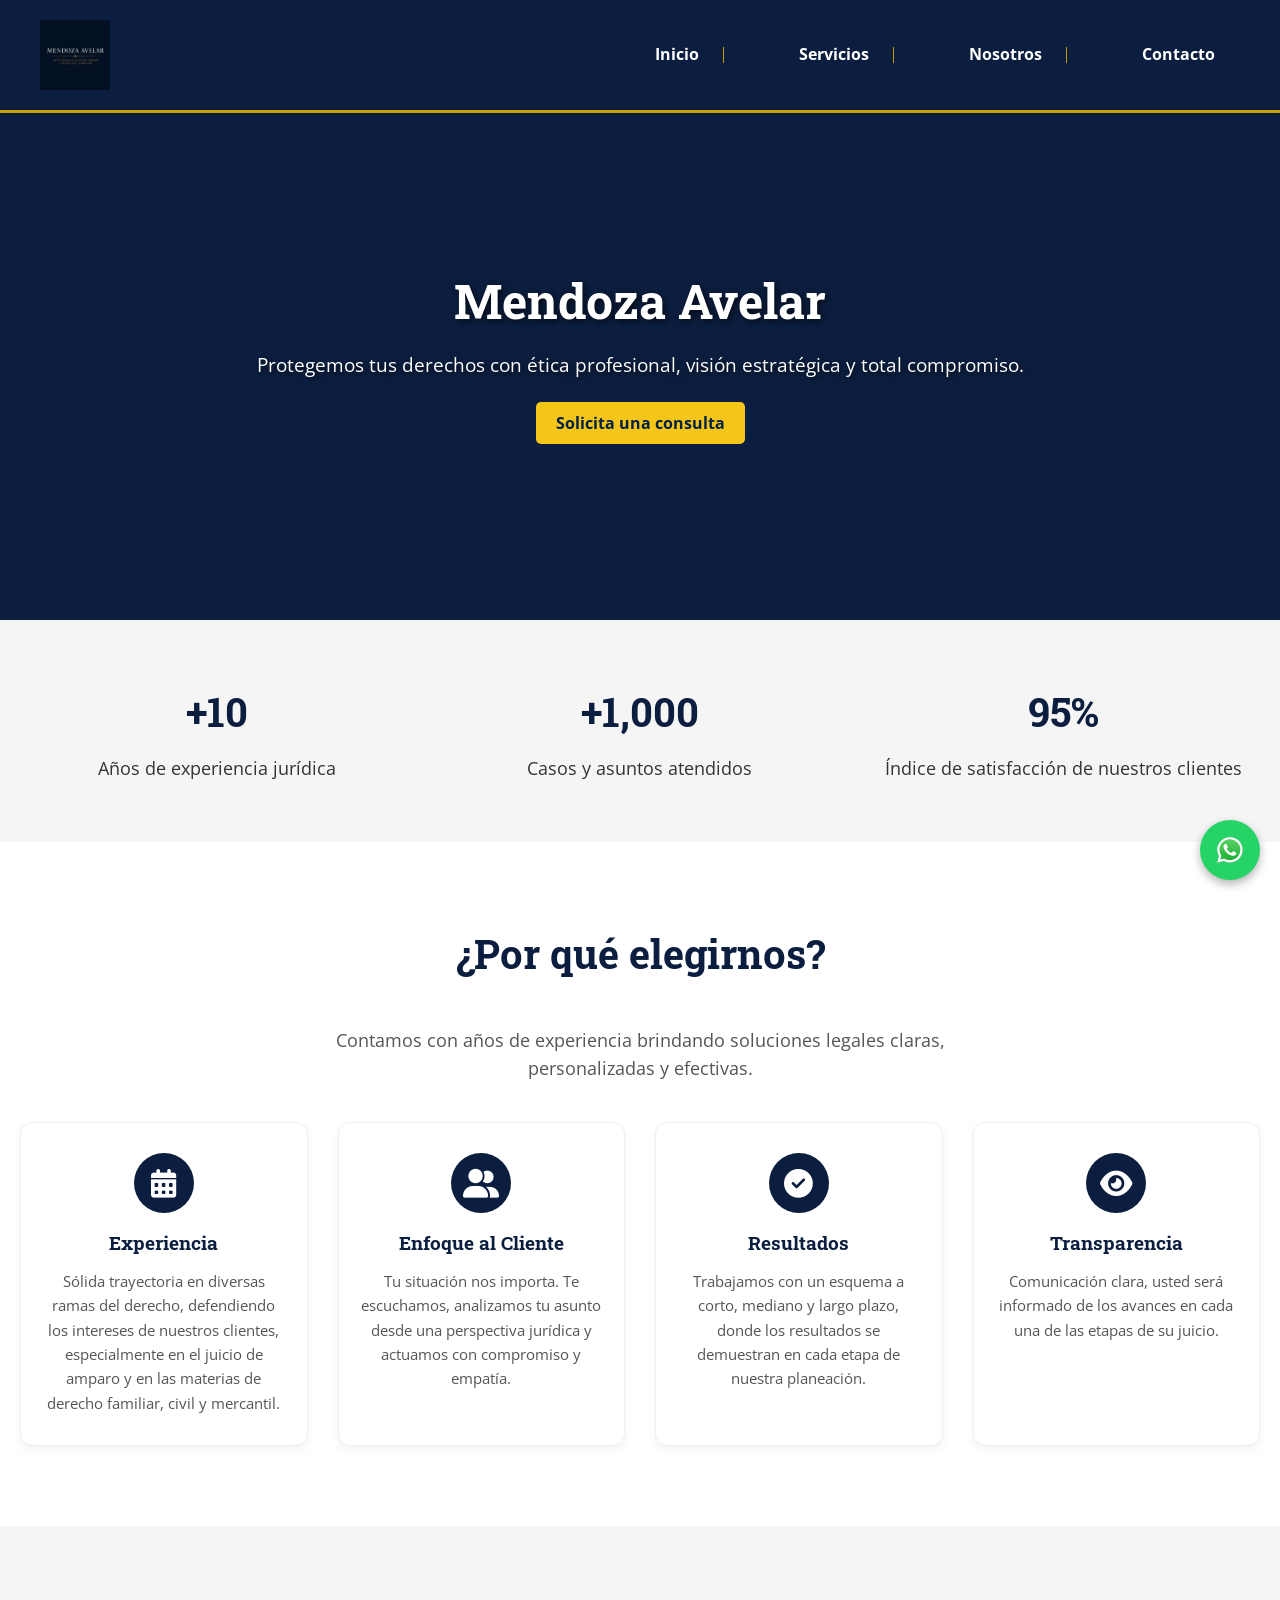
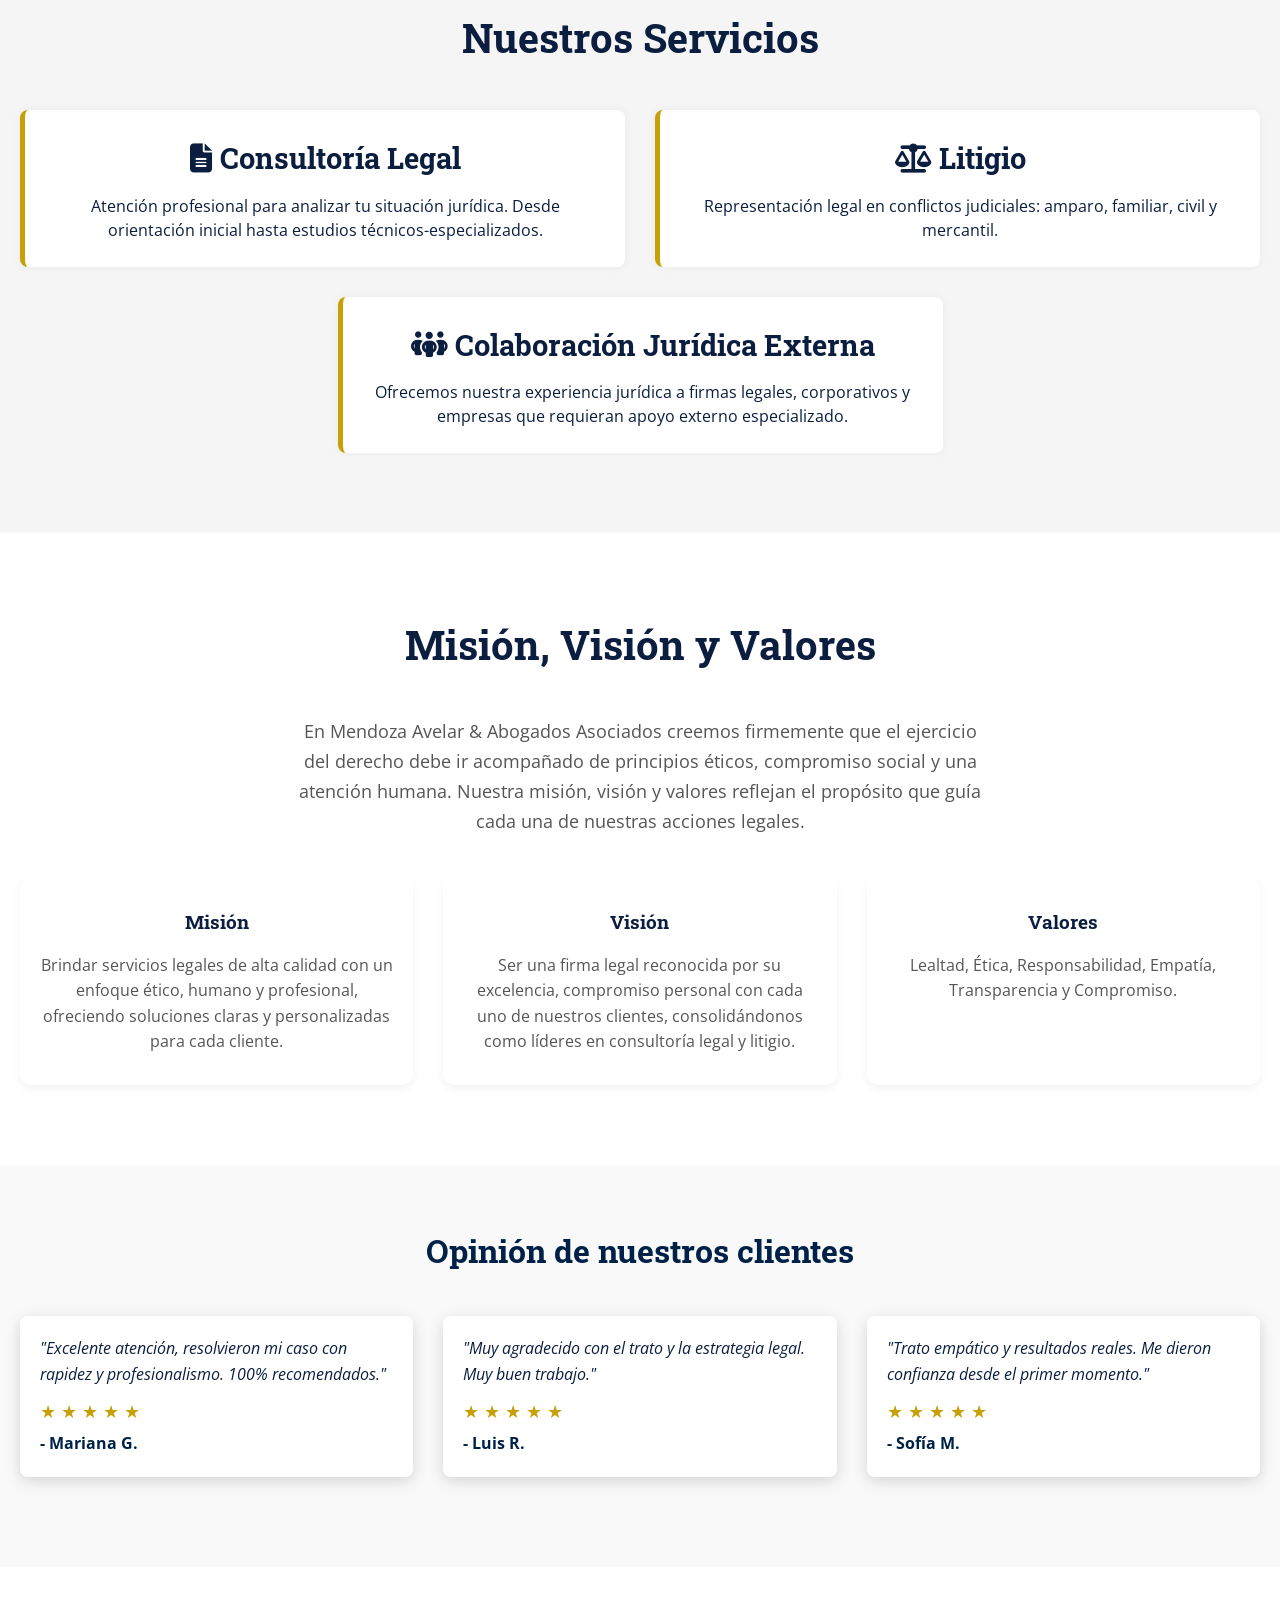
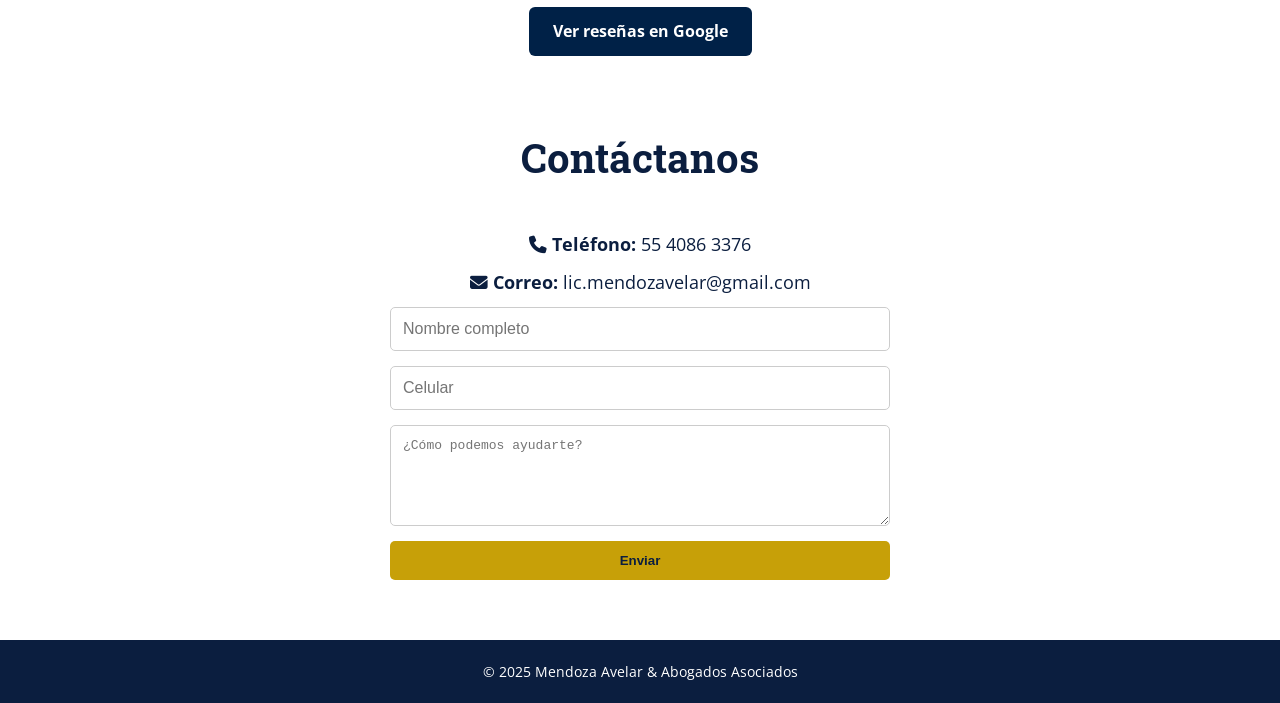
<file: index.html>
<!DOCTYPE html>
<html lang="es">
<head>
  <meta charset="UTF-8" />
  <meta name="viewport" content="width=device-width, initial-scale=1.0" />
  <title>Mendoza Avelar & Abogados Asociados</title>
  <link rel="stylesheet" href="css/style.css" />
  <link rel="stylesheet" href="css/subpage.css" />
  <link rel="stylesheet" href="css/index.css" />
  <link href="https://fonts.googleapis.com/css2?family=Open+Sans&family=Roboto+Slab:wght@600&display=swap" rel="stylesheet">
  <link href="https://unpkg.com/aos@2.3.1/dist/aos.css" rel="stylesheet">
  <link rel="stylesheet" href="https://cdnjs.cloudflare.com/ajax/libs/font-awesome/6.5.0/css/all.min.css">
</head>
<body>

  <!-- Navbar -->
  <nav class="navbar">
    <img src="img/logo.png" alt="Logo Mendoza Avelar" class="logo">
    <!-- Boton hamburguesa -->
    <div class="hamburguesa" onclick="toggleMenu()">
      <i class="fas fa-bars"></i>
    </div>
    <ul>
      <li><a href="index.html">Inicio</a></li>
      <li class="dropdown">
        <a href="servicios.html" class="dropbtn">Servicios</a>
        <div class="dropdown-content">
          <a href="servicios.html">General</a>
          <a href="litigio-amparo.html">Amparo</a>
          <a href="consultoria.html">Consultoría Legal</a>
          <a href="litigio-civil.html">Litigio Civil</a>
          <a href="litigio-familiar.html">Litigio Familiar</a>
          <a href="litigio-mercantil.html">Litigio Mercantil</a>
          <a href="colaboracion.html">Colaboración Jurídica Externa</a>
        </div>
      </li>
      <li><a href="nosotros.html">Nosotros</a></li>
      <li><a href="index.html#contacto">Contacto</a></li>
    </ul>
  </nav>

  <section class="hero" id="inicio">
    <video autoplay muted loop playsinline class="background-video">
      <source src="img/fondo_derecho.mp4" type="video/mp4" />
    </video>
    <div class="hero-overlay"></div>
    <div class="hero-content" data-aos="fade-up">
      <h1><Main>Mendoza Avelar</Main></h1>
      <p>Protegemos tus derechos con ética profesional, visión estratégica y total compromiso.</p>
      <a href="index.html#contacto" class="btn">Solicita una consulta</a>
    </div>
  </section>

  <!-- Cifras de confianza -->
  <section class="estadisticas" data-aos="fade-up">
    <div class="estadistica">
      <h3>+10</h3>
      <p>Años de experiencia jurídica</p>
    </div>
    <div class="estadistica">
      <h3>+1,000</h3>
      <p>Casos y asuntos atendidos</p>
    </div>
    <div class="estadistica">
      <h3>95%</h3>
      <p>Índice de satisfacción de nuestros clientes</p>
    </div>
  </section>

  <!-- Por que nosotros --> 
  <section class="porque-nosotros fade-in-section" data-aos="fade-up">
    <h2 class="titulo-seccion">¿Por qué elegirnos?</h2>
    <p class="porque-subtitulo">Contamos con años de experiencia brindando soluciones legales claras, personalizadas y efectivas.</p>

    <div class="porque-grid">
      <div class="porque-item" data-aos="zoom-in" data-aos-delay="200">
        <div class="icono"><i class="fa-solid fa-calendar-days"></i></div>
        <h3>Experiencia</h3>
        <p>Sólida trayectoria en diversas ramas del derecho, defendiendo los intereses de nuestros clientes, especialmente en el juicio de amparo y en las materias de derecho familiar, civil y mercantil.</p>
      </div>
      <div class="porque-item" data-aos="zoom-in" data-aos-delay="300">
        <div class="icono"><i class="fas fa-user-friends"></i></div>
        <h3>Enfoque al Cliente</h3>
        <p>Tu situación nos importa. Te escuchamos, analizamos tu asunto desde una perspectiva jurídica y actuamos con compromiso y empatía.</p>
      </div>
      <div class="porque-item" data-aos="zoom-in" data-aos-delay="400">
        <div class="icono"><i class="fa-solid fa-circle-check"></i></div>
        <h3>Resultados</h3>
        <p>Trabajamos con un esquema a corto, mediano y largo plazo, donde los resultados se demuestran en cada etapa de nuestra planeación.</p>
      </div>
      <div class="porque-item" data-aos="zoom-in" data-aos-delay="500">
        <div class="icono"><i class="fas fa-eye"></i></div>
        <h3>Transparencia</h3>
        <p>Comunicación clara, usted será informado de los avances en cada una de las etapas de su juicio.</p>
      </div>
    </div>
  </section>

  <!-- Servicios -->
  <section class="servicios" id="servicios" data-aos="fade-up">
    <h2>Nuestros Servicios</h2>
    <div class="servicios-grid servicios-triple">
      
      <div class="servicio" data-aos="fade-in-section">
        <h3><a class="servicio-link" href="consultoria.html"><i class="fas fa-file-alt"></i> Consultoría Legal </a></h3>
        <p>Atención profesional para analizar tu situación jurídica. Desde orientación inicial hasta estudios técnicos-especializados.</p>
      </div>

      <div class="servicio" data-aos="fade-in-section">
        <h3><a class="servicio-link" href="litigio.html"><i class="fa-solid fa-scale-balanced"></i> Litigio </a></h3>
        <p>Representación legal en conflictos judiciales: amparo, familiar, civil y mercantil.</p>
      </div>

      <div class="servicio" data-aos="fade-in-section">
        <h3><a class="servicio-link" href="colaboracion.html"><i class="fas fa-people-group"></i> Colaboración Jurídica Externa </a></h3>
        <p>Ofrecemos nuestra experiencia jurídica a firmas legales, corporativos y empresas que requieran apoyo externo especializado.</p>
      </div>

    </div>
  </section>


  <!-- Nosotros -->
  <section class="mvv fade-in-section" data-aos="fade-up">
    <h2 class="titulo-seccion">Misión, Visión y Valores</h2>

    <p class="mvv-intro">
      En Mendoza Avelar & Abogados Asociados creemos firmemente que el ejercicio del derecho debe ir acompañado de principios éticos, compromiso social y una atención humana. Nuestra misión, visión y valores reflejan el propósito que guía cada una de nuestras acciones legales.
    </p>

    <div class="mvv-grid">
      <div class="mvv-item">
        <h3>Misión</h3>
        <p>Brindar servicios legales de alta calidad con un enfoque ético, humano y profesional, ofreciendo soluciones claras y personalizadas para cada cliente.</p>
      </div>
      <div class="mvv-item">
        <h3>Visión</h3>
        <p>Ser una firma legal reconocida por su excelencia, compromiso personal con cada uno de nuestros clientes, consolidándonos como líderes en consultoría legal y litigio.</p>
      </div>
      <div class="mvv-item">
        <h3>Valores</h3>
        <p>Lealtad, Ética, Responsabilidad, Empatía, Transparencia y Compromiso.</p>
      </div>
    </div>
  </section>



  <!-- Testimonios -->
  <section class="testimonios" id="testimonios" data-aos="fade-up">
    <h2 data-aos="fade-up">Opinión de nuestros clientes</h2>
    <div class="testimonios-grid">
      <div class="testimonio" data-aos="fade-up" data-aos-delay="100">
        <p>"Excelente atención, resolvieron mi caso con rapidez y profesionalismo. 100% recomendados."</p>
        <span>★ ★ ★ ★ ★</span>
        <h4>- Mariana G.</h4>
      </div>
      <div class="testimonio" data-aos="fade-up" data-aos-delay="200">
        <p>"Muy agradecido con el trato y la estrategia legal. Muy buen trabajo."</p>
        <span>★ ★ ★ ★ ★</span>
        <h4>- Luis R.</h4>
      </div>
      <div class="testimonio" data-aos="fade-up" data-aos-delay="300">
        <p>"Trato empático y resultados reales. Me dieron confianza desde el primer momento."</p>
        <span>★ ★ ★ ★ ★</span>
        <h4>- Sofía M.</h4>
      </div>
    </div>
  </section>

  <div class="botones-reseñas" data-aos="fade-up" data-aos-delay="400">
    <a href="https://www.google.com/search?q=mendoza+avelar+abogados" class="btn" target="_blank">Ver reseñas en Google</a>
  </div>

  <!-- Contacto -->
  <section class="contacto fade-in-section" id="contacto">
    <h2 class="titulo-seccion">Contáctanos</h2>
    <div class="contacto-flex">
      
      <!-- Lado izquiero -->
      <div class="contacto-info-form" data-aos="fade-right">
        <div class="datos-contacto">
          <p><strong><i class="fa-solid fa-phone"></i> Teléfono:</strong> <a href="tel:+5540863376">55 4086 3376</a></p>
          <p><strong><i class="fa-solid fa-envelope"></i> Correo:</strong> <a href="mailto:lic.mendozavelar@gmail.com">lic.mendozavelar@gmail.com</a></p>
      

        <form action="https://formspree.io/f/mzzgpzog" method="POST" class="formulario">
          <input type="text" name="nombre" placeholder="Nombre completo" required>
          <input type="phone" name="phone" placeholder="Celular" required>
          <textarea name="mensaje" rows="5" placeholder="¿Cómo podemos ayudarte?" required></textarea>
          <button type="submit">Enviar</button>
        </form>
        <div id="mensaje-exito" style="display: none; color: green; font-weight: bold; margin-top: 15px;">
          ¡Tu mensaje ha sido enviado con éxito!
        </div>
      </div>
      </div>

    </div>
  </section>


  <footer>
    <p>&copy; 2025 Mendoza Avelar & Abogados Asociados</p>
  </footer>

  <script src="https://unpkg.com/aos@2.3.1/dist/aos.js"></script>
  <script>
    AOS.init({ duration: 1200, easing: 'ease-out-cubic', once: true });
  </script>

  <!-- Whatsapp-->
  <a href="https://wa.me/5540863376" class="whatsapp-float" target="_blank" aria-label="Chatea con nosotros por WhatsApp">
    <img src="img/whatsapp-icon.svg" alt="WhatsApp">
  </a>

  <!-- Formulario de contacto -->
  <div id="toast-exito" class="toast">¡Tu mensaje ha sido enviado con éxito!</div>
  <script>
      const formulario = document.querySelector(".formulario");
      const toast = document.getElementById("toast-exito");

      formulario.addEventListener("submit", async (e) => {
        e.preventDefault();

        const data = new FormData(formulario);
        const response = await fetch(formulario.action, {
          method: "POST",
          body: data,
          headers: {
            'Accept': 'application/json'
          }
        });

        if (response.ok) {
          formulario.reset();
          toast.textContent = "¡Tu mensaje ha sido enviado con éxito!";
          toast.style.backgroundColor = "#4CAF50";
        } else {
          toast.textContent = "Hubo un error. Intenta más tarde.";
          toast.style.backgroundColor = "#e74c3c";
        }

        toast.classList.add("mostrar");

        setTimeout(() => {
          toast.classList.remove("mostrar");
        }, 4000);
      });
  </script>

  <!-- Boton hamburguesa -->
  <script>
    function toggleMenu() {
      const menu = document.querySelector('.navbar ul');
      menu.classList.toggle('mostrar');
    }

    // Cierra el menú al hacer clic en cualquier enlace
    document.addEventListener('DOMContentLoaded', () => {
      const links = document.querySelectorAll('.navbar ul li a');
      links.forEach(link => {
        link.addEventListener('click', () => {
          const menu = document.querySelector('.navbar ul');
          if (menu.classList.contains('mostrar')) {
            menu.classList.remove('mostrar');
          }
        });
      });
    });
  </script>


</body>
</html>
</file>
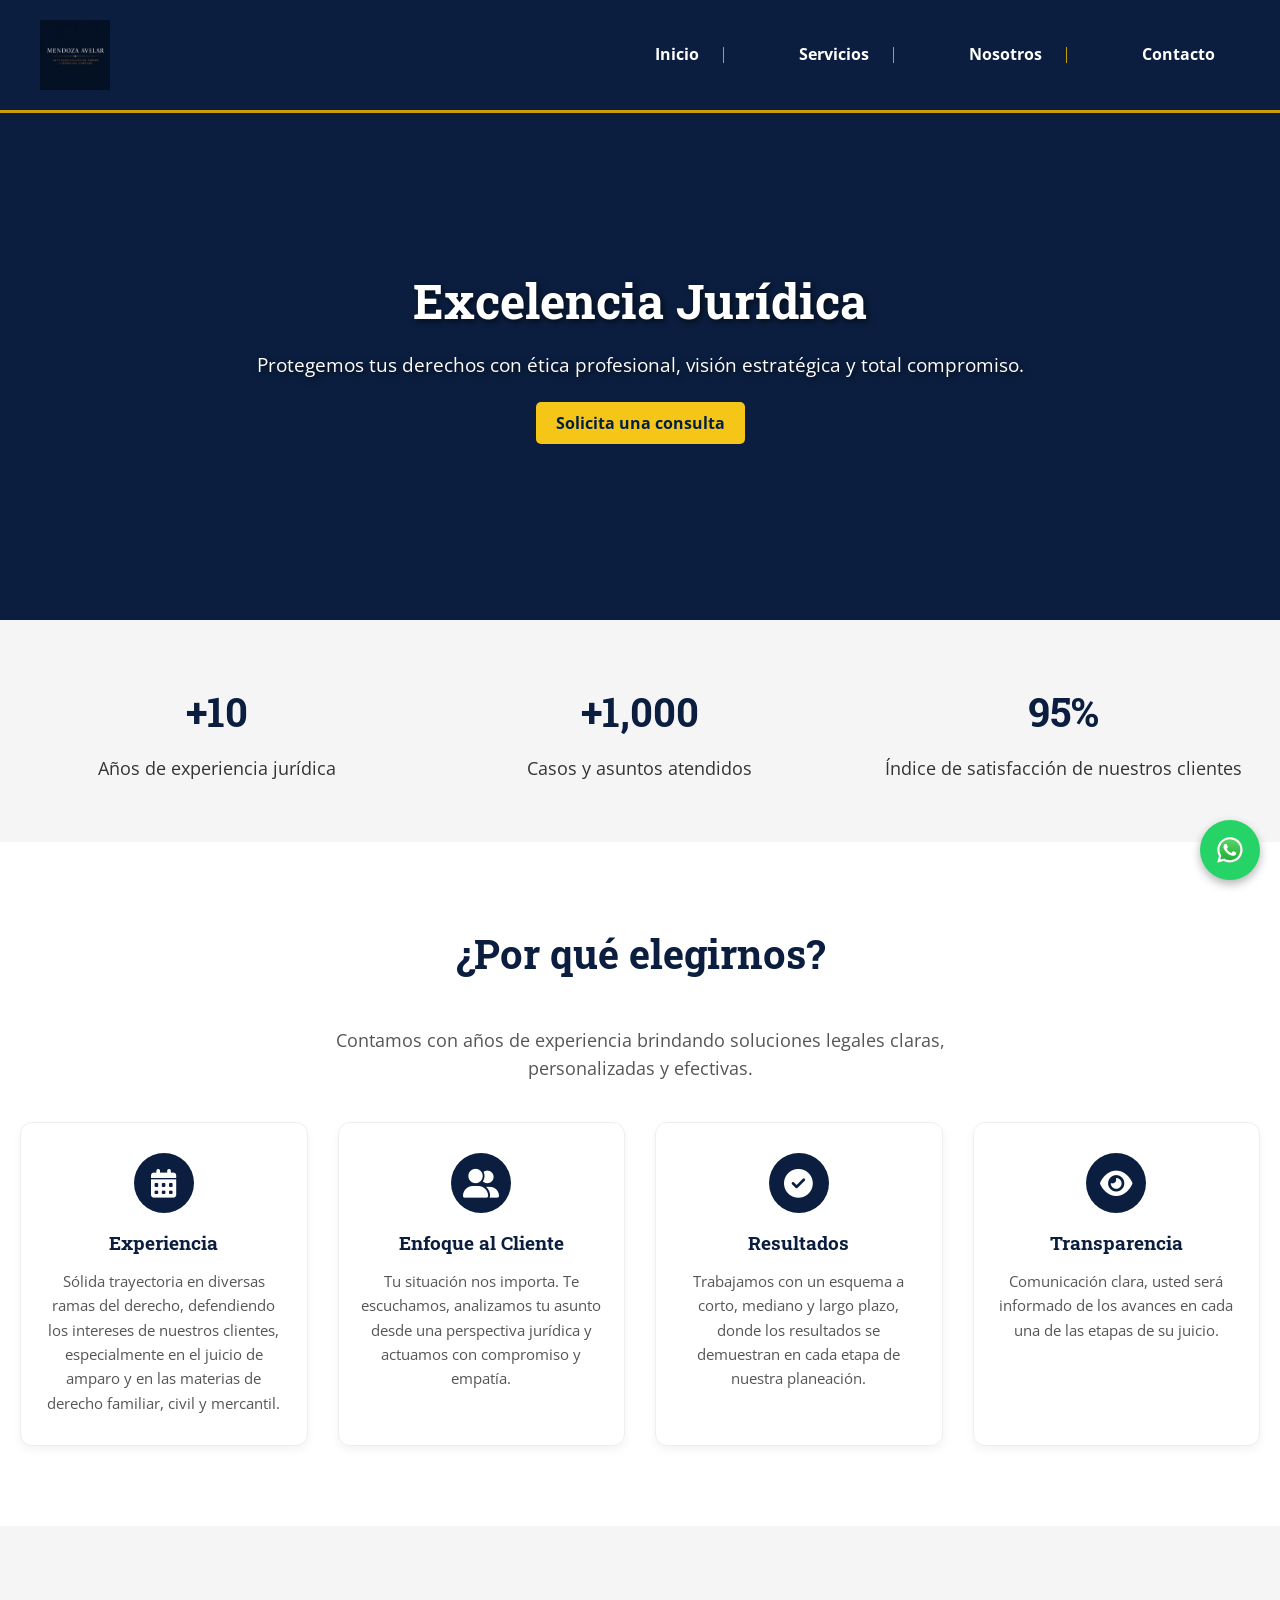
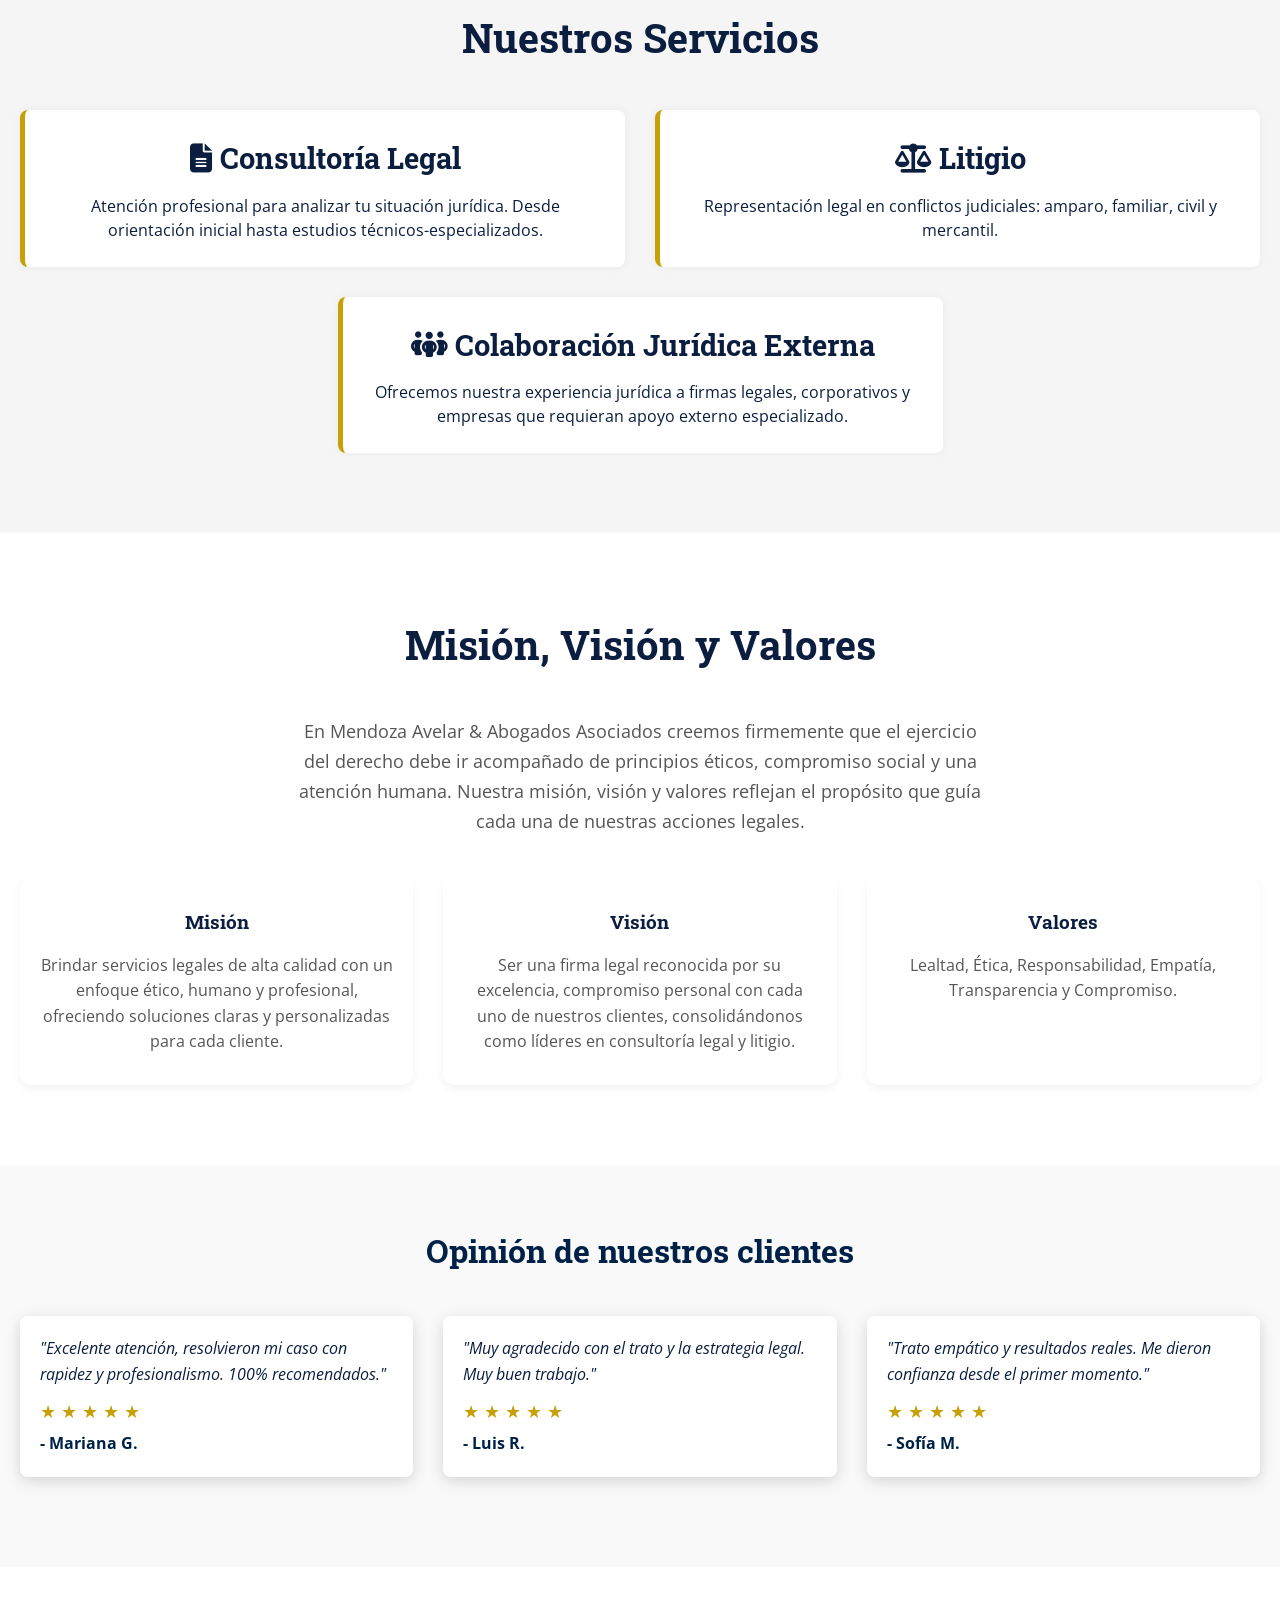
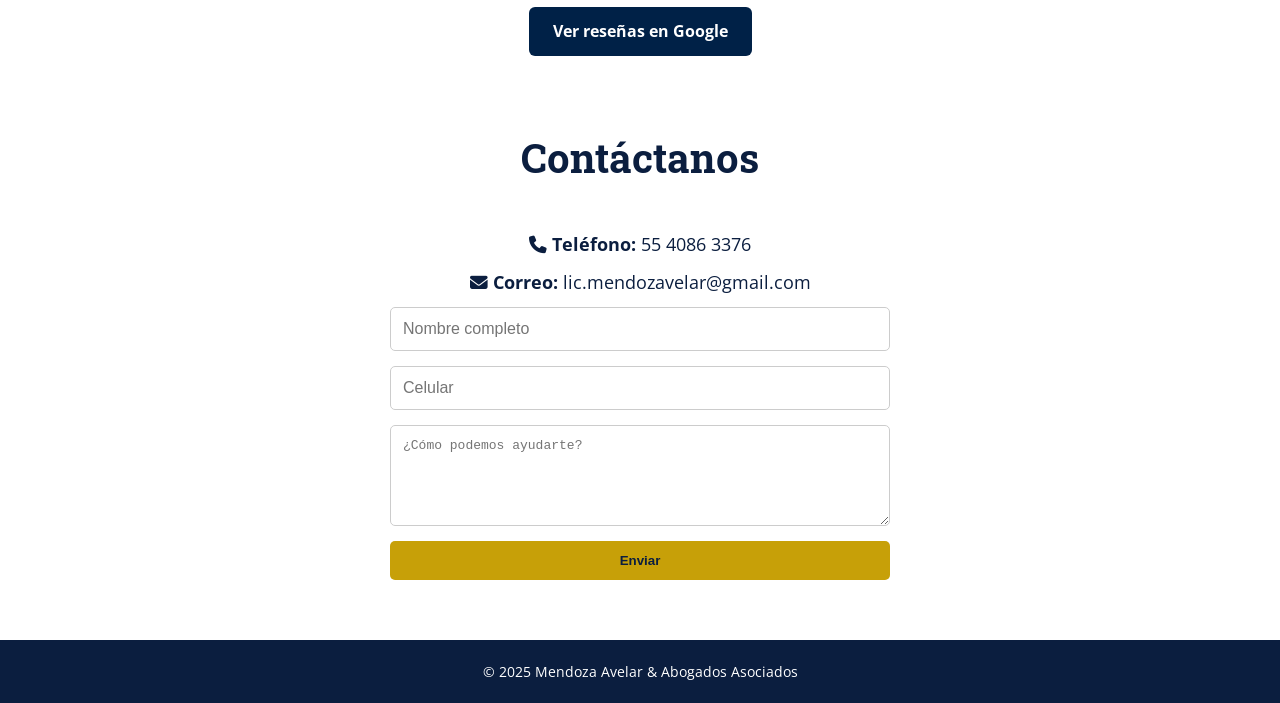
<file: sitio-mendoza-avelar/html/index.html>
<!DOCTYPE html>
<html lang="es">
<head>
  <meta charset="UTF-8" />
  <meta name="viewport" content="width=device-width, initial-scale=1.0" />
  <title>Mendoza Avelar & Abogados Asociados</title>
  <link rel="stylesheet" href="../css/style.css" />
  <link rel="stylesheet" href="../css/subpage.css" />
  <link rel="stylesheet" href="../css/index.css" />
  <link href="https://fonts.googleapis.com/css2?family=Open+Sans&family=Roboto+Slab:wght@600&display=swap" rel="stylesheet">
  <link href="https://unpkg.com/aos@2.3.1/dist/aos.css" rel="stylesheet">
  <link rel="stylesheet" href="https://cdnjs.cloudflare.com/ajax/libs/font-awesome/6.5.0/css/all.min.css">
</head>
<body>

  <!-- Navbar -->
  <nav class="navbar">
    <img src="../img/logo.png" alt="Logo Mendoza Avelar" class="logo">
    <!-- Boton hamburguesa -->
    <div class="hamburguesa" onclick="toggleMenu()">
      <i class="fas fa-bars"></i>
    </div>
    <ul>
      <li><a href="index.html">Inicio</a></li>
      <li class="dropdown">
        <a href="servicios.html" class="dropbtn">Servicios</a>
        <div class="dropdown-content">
          <a href="servicios.html">General</a>
          <a href="litigio-amparo.html">Amparo</a>
          <a href="consultoria.html">Consultoría Legal</a>
          <a href="litigio-civil.html">Litigio Civil</a>
          <a href="litigio-familiar.html">Litigio Familiar</a>
          <a href="litigio-mercantil.html">Litigio Mercantil</a>
          <a href="colaboracion.html">Colaboración Jurídica Externa</a>
        </div>
      </li>
      <li><a href="nosotros.html">Nosotros</a></li>
      <li><a href="index.html#contacto">Contacto</a></li>
    </ul>
  </nav>

  <section class="hero" id="inicio">
    <video autoplay muted loop playsinline class="background-video">
      <source src="../img/fondo_derecho.mp4" type="video/mp4" />
    </video>
    <div class="hero-overlay"></div>
    <div class="hero-content" data-aos="fade-up">
      <h1>Excelencia Jurídica</h1>
      <p>Protegemos tus derechos con ética profesional, visión estratégica y total compromiso.</p>
      <a href="index.html#contacto" class="btn">Solicita una consulta</a>
    </div>
  </section>

  <!-- Cifras de confianza -->
  <section class="estadisticas" data-aos="fade-up">
    <div class="estadistica">
      <h3>+10</h3>
      <p>Años de experiencia jurídica</p>
    </div>
    <div class="estadistica">
      <h3>+1,000</h3>
      <p>Casos y asuntos atendidos</p>
    </div>
    <div class="estadistica">
      <h3>95%</h3>
      <p>Índice de satisfacción de nuestros clientes</p>
    </div>
  </section>

  <!-- Por que nosotros --> 
  <section class="porque-nosotros fade-in-section" data-aos="fade-up">
    <h2 class="titulo-seccion">¿Por qué elegirnos?</h2>
    <p class="porque-subtitulo">Contamos con años de experiencia brindando soluciones legales claras, personalizadas y efectivas.</p>

    <div class="porque-grid">
      <div class="porque-item" data-aos="zoom-in" data-aos-delay="200">
        <div class="icono"><i class="fa-solid fa-calendar-days"></i></div>
        <h3>Experiencia</h3>
        <p>Sólida trayectoria en diversas ramas del derecho, defendiendo los intereses de nuestros clientes, especialmente en el juicio de amparo y en las materias de derecho familiar, civil y mercantil.</p>
      </div>
      <div class="porque-item" data-aos="zoom-in" data-aos-delay="300">
        <div class="icono"><i class="fas fa-user-friends"></i></div>
        <h3>Enfoque al Cliente</h3>
        <p>Tu situación nos importa. Te escuchamos, analizamos tu asunto desde una perspectiva jurídica y actuamos con compromiso y empatía.</p>
      </div>
      <div class="porque-item" data-aos="zoom-in" data-aos-delay="400">
        <div class="icono"><i class="fa-solid fa-circle-check"></i></div>
        <h3>Resultados</h3>
        <p>Trabajamos con un esquema a corto, mediano y largo plazo, donde los resultados se demuestran en cada etapa de nuestra planeación.</p>
      </div>
      <div class="porque-item" data-aos="zoom-in" data-aos-delay="500">
        <div class="icono"><i class="fas fa-eye"></i></div>
        <h3>Transparencia</h3>
        <p>Comunicación clara, usted será informado de los avances en cada una de las etapas de su juicio.</p>
      </div>
    </div>
  </section>

  <!-- Servicios -->
  <section class="servicios" id="servicios" data-aos="fade-up">
    <h2>Nuestros Servicios</h2>
    <div class="servicios-grid servicios-triple">
      
      <div class="servicio" data-aos="fade-in-section">
        <h3><a class="servicio-link" href="consultoria.html"><i class="fas fa-file-alt"></i> Consultoría Legal </a></h3>
        <p>Atención profesional para analizar tu situación jurídica. Desde orientación inicial hasta estudios técnicos-especializados.</p>
      </div>

      <div class="servicio" data-aos="fade-in-section">
        <h3><a class="servicio-link" href="servicios.html#areas"><i class="fa-solid fa-scale-balanced"></i> Litigio </a></h3>
        <p>Representación legal en conflictos judiciales: amparo, familiar, civil y mercantil.</p>
      </div>

      <div class="servicio" data-aos="fade-in-section">
        <h3><a class="servicio-link" href="colaboracion.html"><i class="fas fa-people-group"></i> Colaboración Jurídica Externa </a></h3>
        <p>Ofrecemos nuestra experiencia jurídica a firmas legales, corporativos y empresas que requieran apoyo externo especializado.</p>
      </div>

    </div>
  </section>


  <!-- Nosotros -->
  <section class="mvv fade-in-section" data-aos="fade-up">
    <h2 class="titulo-seccion">Misión, Visión y Valores</h2>

    <p class="mvv-intro">
      En Mendoza Avelar & Abogados Asociados creemos firmemente que el ejercicio del derecho debe ir acompañado de principios éticos, compromiso social y una atención humana. Nuestra misión, visión y valores reflejan el propósito que guía cada una de nuestras acciones legales.
    </p>

    <div class="mvv-grid">
      <div class="mvv-item">
        <h3>Misión</h3>
        <p>Brindar servicios legales de alta calidad con un enfoque ético, humano y profesional, ofreciendo soluciones claras y personalizadas para cada cliente.</p>
      </div>
      <div class="mvv-item">
        <h3>Visión</h3>
        <p>Ser una firma legal reconocida por su excelencia, compromiso personal con cada uno de nuestros clientes, consolidándonos como líderes en consultoría legal y litigio.</p>
      </div>
      <div class="mvv-item">
        <h3>Valores</h3>
        <p>Lealtad, Ética, Responsabilidad, Empatía, Transparencia y Compromiso.</p>
      </div>
    </div>
  </section>



  <!-- Testimonios -->
  <section class="testimonios" id="testimonios" data-aos="fade-up">
    <h2 data-aos="fade-up">Opinión de nuestros clientes</h2>
    <div class="testimonios-grid">
      <div class="testimonio" data-aos="fade-up" data-aos-delay="100">
        <p>"Excelente atención, resolvieron mi caso con rapidez y profesionalismo. 100% recomendados."</p>
        <span>★ ★ ★ ★ ★</span>
        <h4>- Mariana G.</h4>
      </div>
      <div class="testimonio" data-aos="fade-up" data-aos-delay="200">
        <p>"Muy agradecido con el trato y la estrategia legal. Muy buen trabajo."</p>
        <span>★ ★ ★ ★ ★</span>
        <h4>- Luis R.</h4>
      </div>
      <div class="testimonio" data-aos="fade-up" data-aos-delay="300">
        <p>"Trato empático y resultados reales. Me dieron confianza desde el primer momento."</p>
        <span>★ ★ ★ ★ ★</span>
        <h4>- Sofía M.</h4>
      </div>
    </div>
  </section>

  <div class="botones-reseñas" data-aos="fade-up" data-aos-delay="400">
    <a href="https://www.google.com/search?q=mendoza+avelar+abogados" class="btn" target="_blank">Ver reseñas en Google</a>
  </div>

  <!-- Contacto -->
  <section class="contacto fade-in-section" id="contacto">
    <h2 class="titulo-seccion">Contáctanos</h2>
    <div class="contacto-flex">
      
      <!-- Lado izquiero -->
      <div class="contacto-info-form" data-aos="fade-right">
        <div class="datos-contacto">
          <p><strong><i class="fa-solid fa-phone"></i> Teléfono:</strong> <a href="tel:+5540863376">55 4086 3376</a></p>
          <p><strong><i class="fa-solid fa-envelope"></i> Correo:</strong> <a href="mailto:lic.mendozavelar@gmail.com">lic.mendozavelar@gmail.com</a></p>
      

        <form action="https://formspree.io/f/mzzgpzog" method="POST" class="formulario">
          <input type="text" name="nombre" placeholder="Nombre completo" required>
          <input type="phone" name="phone" placeholder="Celular" required>
          <textarea name="mensaje" rows="5" placeholder="¿Cómo podemos ayudarte?" required></textarea>
          <button type="submit">Enviar</button>
        </form>
        <div id="mensaje-exito" style="display: none; color: green; font-weight: bold; margin-top: 15px;">
          ¡Tu mensaje ha sido enviado con éxito!
        </div>
      </div>
      </div>

    </div>
  </section>


  <footer>
    <p>&copy; 2025 Mendoza Avelar & Abogados Asociados</p>
  </footer>

  <script src="https://unpkg.com/aos@2.3.1/dist/aos.js"></script>
  <script>
    AOS.init({ duration: 1200, easing: 'ease-out-cubic', once: true });
  </script>

  <!-- Whatsapp-->
  <a href="https://wa.me/5540863376" class="whatsapp-float" target="_blank" aria-label="Chatea con nosotros por WhatsApp">
    <img src="../img/whatsapp-icon.svg" alt="WhatsApp">
  </a>

  <!-- Formulario de contacto -->
  <div id="toast-exito" class="toast">¡Tu mensaje ha sido enviado con éxito!</div>
  <script>
      const formulario = document.querySelector(".formulario");
      const toast = document.getElementById("toast-exito");

      formulario.addEventListener("submit", async (e) => {
        e.preventDefault();

        const data = new FormData(formulario);
        const response = await fetch(formulario.action, {
          method: "POST",
          body: data,
          headers: {
            'Accept': 'application/json'
          }
        });

        if (response.ok) {
          formulario.reset();
          toast.textContent = "¡Tu mensaje ha sido enviado con éxito!";
          toast.style.backgroundColor = "#4CAF50";
        } else {
          toast.textContent = "Hubo un error. Intenta más tarde.";
          toast.style.backgroundColor = "#e74c3c";
        }

        toast.classList.add("mostrar");

        setTimeout(() => {
          toast.classList.remove("mostrar");
        }, 4000);
      });
  </script>

  <!-- Boton hamburguesa -->
  <script>
    function toggleMenu() {
      const menu = document.querySelector('.navbar ul');
      menu.classList.toggle('mostrar');
    }

    // Cierra el menú al hacer clic en cualquier enlace
    document.addEventListener('DOMContentLoaded', () => {
      const links = document.querySelectorAll('.navbar ul li a');
      links.forEach(link => {
        link.addEventListener('click', () => {
          const menu = document.querySelector('.navbar ul');
          if (menu.classList.contains('mostrar')) {
            menu.classList.remove('mostrar');
          }
        });
      });
    });
  </script>


</body>
</html>
</file>
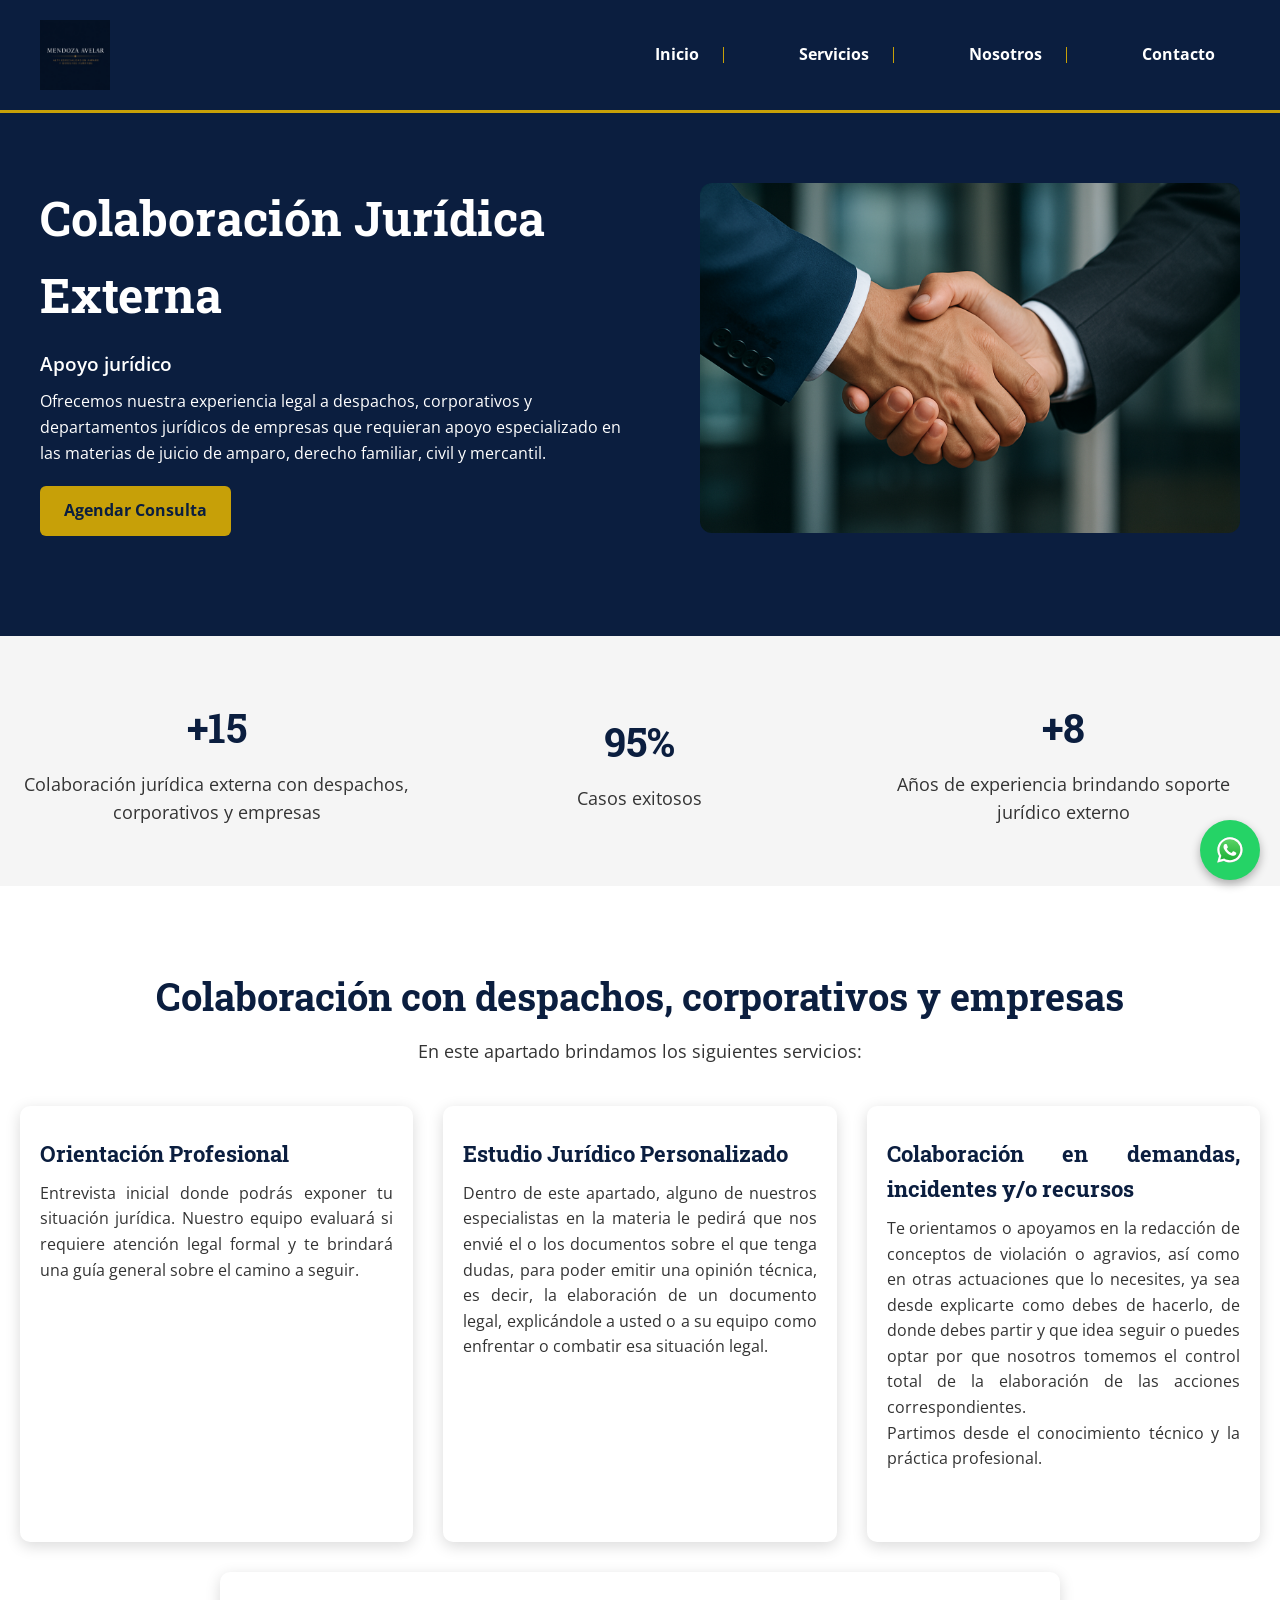
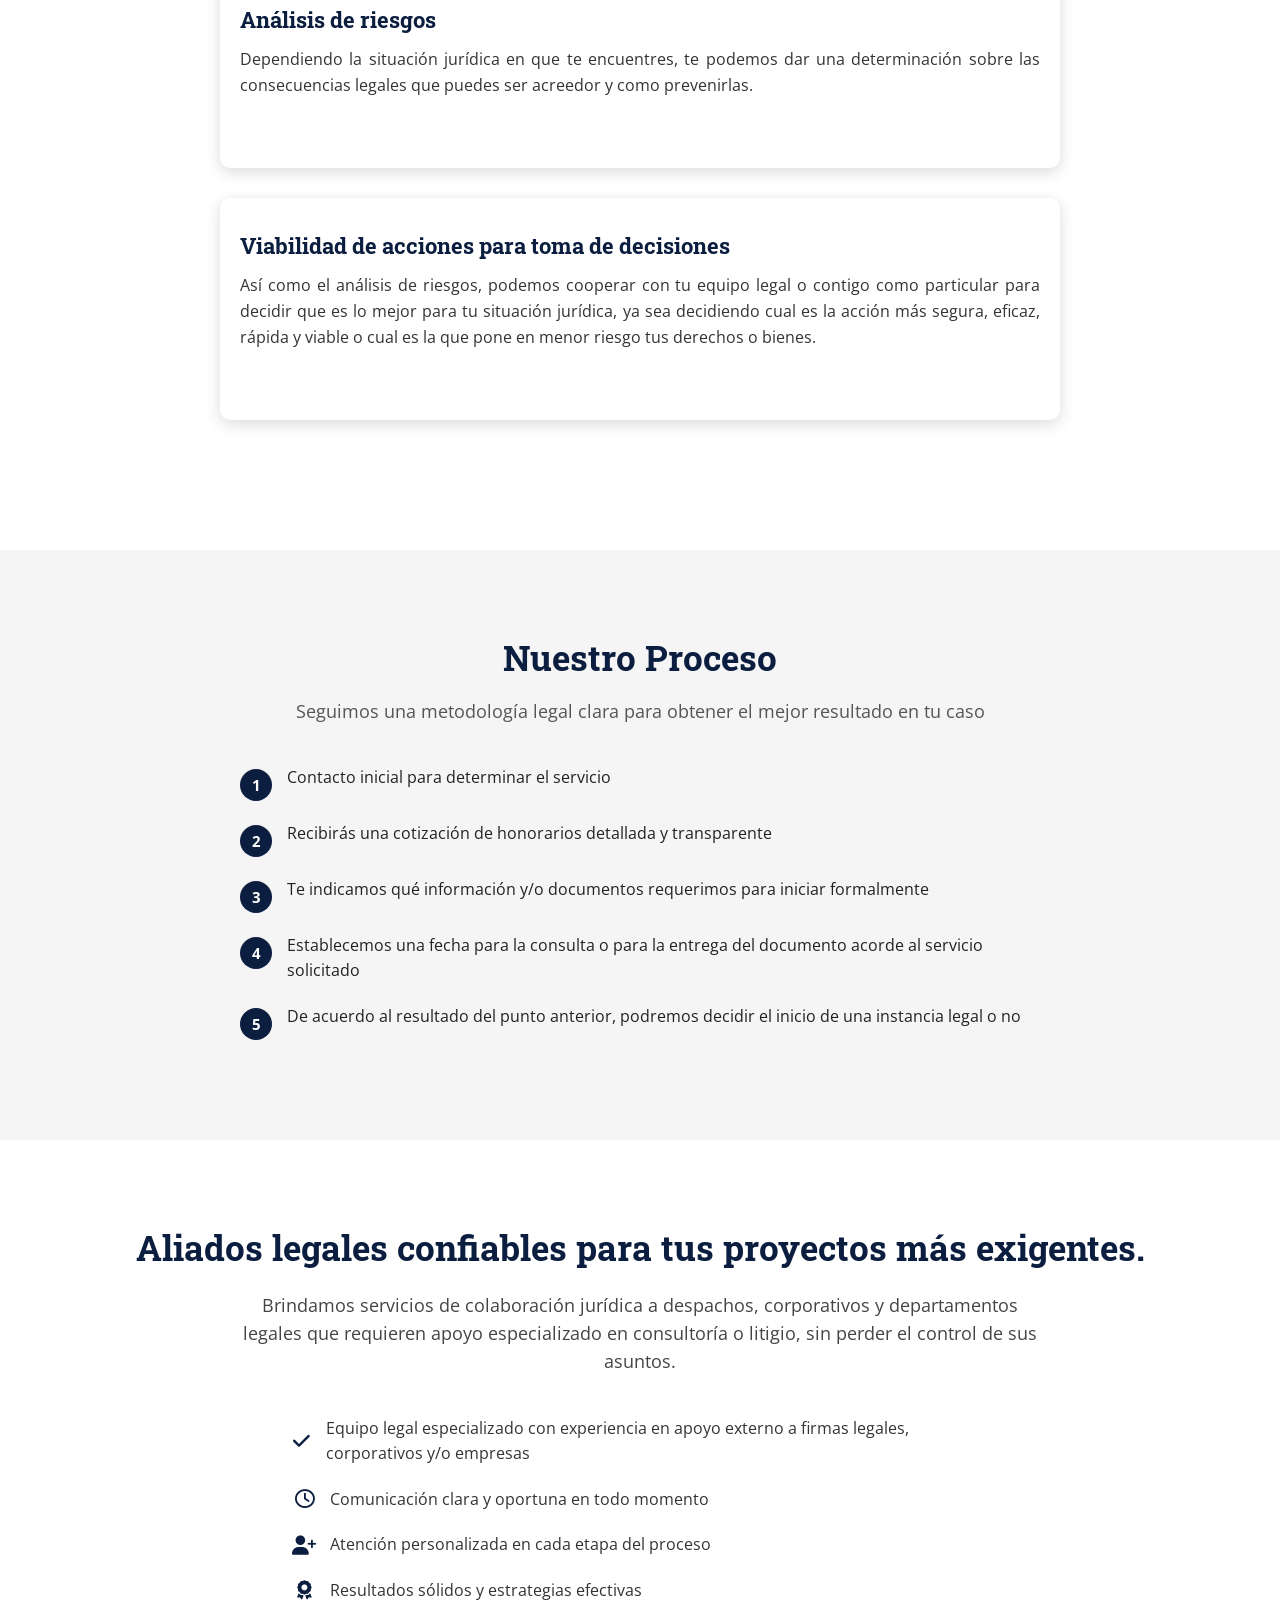
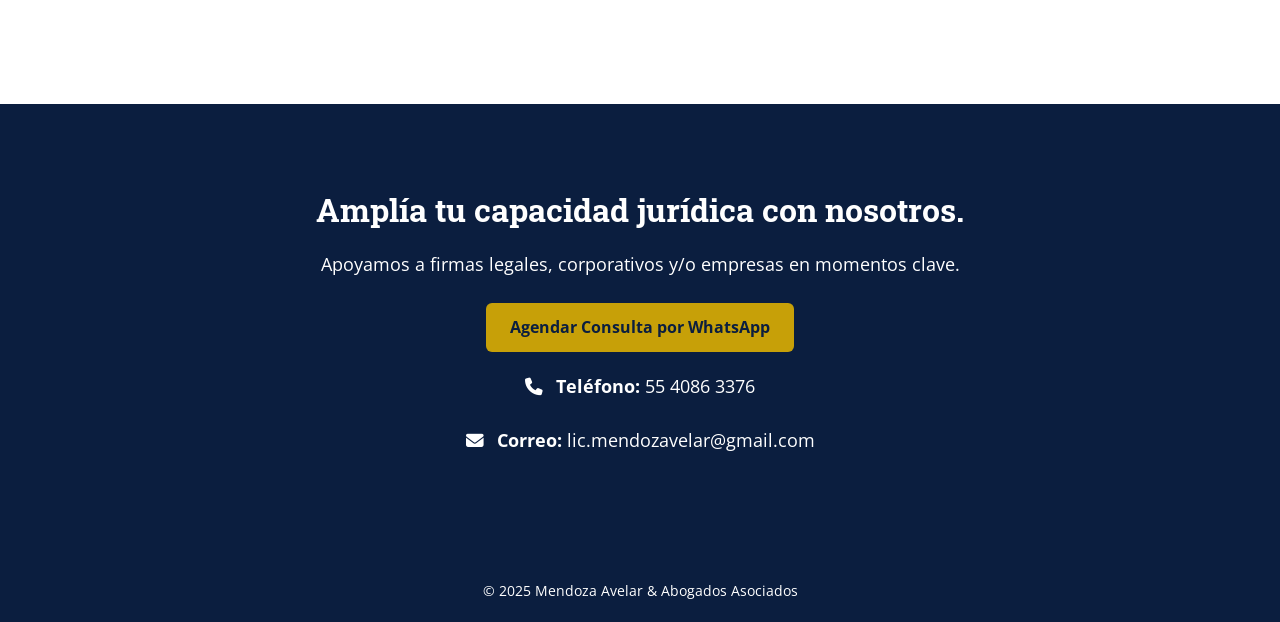
<file: colaboracion.html>
<!DOCTYPE html>
<html lang="es">
<head>
  <meta charset="UTF-8" />
  <meta name="viewport" content="width=device-width, initial-scale=1.0" />
  <title>Colaboración Jurídica Externa | Mendoza Avelar</title>
  <link rel="stylesheet" href="css/subpage.css">
  <link rel="stylesheet" href="css/style.css">
  <link href="https://fonts.googleapis.com/css2?family=Open+Sans&family=Roboto+Slab:wght@600&display=swap" rel="stylesheet">
  <link rel="stylesheet" href="https://cdnjs.cloudflare.com/ajax/libs/font-awesome/6.5.0/css/all.min.css">
  <link rel="stylesheet" href="https://unpkg.com/aos@2.3.1/dist/aos.css" />
</head>
<body>

  <nav class="navbar">
    <img src="img/logo.png" alt="Logo Mendoza Avelar" class="logo">
    <!-- Boton hamburguesa -->
    <div class="hamburguesa" onclick="toggleMenu()">
      <i class="fas fa-bars"></i>
    </div>
    <ul>
      <li><a href="index.html">Inicio</a></li>
      <li class="dropdown">
        <a href="servicios.html" class="dropbtn">Servicios</a>
        <div class="dropdown-content">
          <a href="servicios.html">General</a>
          <a href="litigio-amparo.html">Amparo</a>
          <a href="consultoria.html">Consultoría Legal</a>
          <a href="litigio-civil.html">Litigio Civil</a>
          <a href="litigio-familiar.html">Litigio Familiar</a>
          <a href="litigio-mercantil.html">Litigio Mercantil</a>
          <a href="colaboracion.html">Colaboración Jurídica Externa</a>
        </div>
      </li>
      <li><a href="nosotros.html">Nosotros</a></li>
      <li><a href="index.html#contacto">Contacto</a></li>
    </ul>
  </nav>

  <section class="hero-split">
    <div class="hero-texto" data-aos="zoom-in">
      <h1>Colaboración Jurídica Externa</h1>
      <p class="subtitulo">Apoyo jurídico </p>
      <p>Ofrecemos nuestra experiencia legal a despachos, corporativos y departamentos jurídicos de empresas que requieran apoyo especializado en las materias de juicio de amparo, derecho familiar, civil y mercantil.</p>
      <a href="https://wa.me/525560696657?text=Hola%2C%20me%20gustar%C3%ADa%20agendar%20una%20consulta%20legal%20con%20su%20firma.%20%C2%BFPodr%C3%ADan%20brindarme%20m%C3%A1s%20informaci%C3%B3n%3F" 
        class="btn" 
        target="_blank" 
        aria-label="Agendar consulta por WhatsApp">
        Agendar Consulta
      </a>

    </div>
    <div class="hero-imagen">
      <img src="img/colaboracion.png" alt="Imagen Litigio Familiar" data-aos="zoom-in">
    </div>
  </section>

  <section class="estadisticas" data-aos="fade-up">
    <div class="estadistica">
      <h3>+15</h3>
      <p>Colaboración jurídica externa con despachos, corporativos y empresas</p>
    </div>
    <div class="estadistica">
      <h3>95%</h3>
      <p>Casos exitosos</p>
    </div>
    <div class="estadistica">
      <h3>+8</h3>
      <p>Años de experiencia brindando soporte jurídico externo</p>
    </div>
  </section>

  <section class="servicios-pag" data-aos="fade-up">
    <h2>Colaboración con despachos, corporativos y empresas</h2>
    <p class="intro">
      En este apartado brindamos los siguientes servicios: 
    </p>

    <div class="grid-servicios">
      <div class="card-servicio" data-aos="zoom-in" data-aos-delay="200">
        <h3>Orientación Profesional</h3>
        <p>Entrevista inicial donde podrás exponer tu situación jurídica. Nuestro equipo evaluará si requiere atención 
          legal formal y te brindará una guía general sobre el camino a seguir.</p>
      </div>
      <div class="card-servicio" data-aos="zoom-in" data-aos-delay="250">
        <h3>Estudio Jurídico Personalizado</h3>
        <p>Dentro de este apartado, alguno de nuestros especialistas en la materia le pedirá que nos envié el o los documentos 
            sobre el que tenga dudas, para poder emitir una opinión técnica, es decir, la elaboración de un documento legal, 
            explicándole a usted o a su equipo como enfrentar o combatir esa situación legal.
        </p>
      </div>
      <div class="card-servicio" data-aos="zoom-in" data-aos-delay="300">
        <h3>Colaboración en demandas, incidentes y/o recursos</h3>
        <p>Te orientamos o apoyamos en la redacción de conceptos de violación o agravios, 
            así como en otras actuaciones que lo necesites, ya sea desde explicarte como debes de hacerlo, de donde debes partir y que idea seguir o 
            puedes optar por que nosotros tomemos el control total de la elaboración de las acciones correspondientes.<br>
            Partimos desde el conocimiento técnico y la práctica profesional.
        </p>
      </div>

    <div class="fila-doble" style="grid-column: 1 / -1; display: flex; justify-content: center; gap: 30px; flex-wrap: wrap;">
        <div class="card-servicio" style="grid-column: 2;" data-aos="zoom-in" data-aos-delay="200" >
            <h3>Análisis de riesgos</h3>
            <p>Dependiendo la situación jurídica en que te encuentres, te podemos dar una determinación sobre 
                las consecuencias legales que puedes ser acreedor y como prevenirlas.</p>
        </div>

        <div class="card-servicio" style="grid-column: 3;" data-aos="zoom-in" data-aos-delay="200">
            <h3>Viabilidad de acciones para toma de decisiones</h3>
            <p> Así como el análisis de riesgos, podemos cooperar con tu equipo legal o 
                contigo como particular para decidir que es lo mejor para tu situación jurídica, ya sea decidiendo cual es la acción más segura, eficaz, 
                rápida y viable o cual es la que pone en menor riesgo tus derechos o bienes.</p>
        </div>
    </div>
    </div>
  </section>

  <section class="proceso" data-aos="fade-up">
      <h2>Nuestro Proceso</h2>
      <p class="proceso-subtitulo">Seguimos una metodología legal clara para obtener el mejor resultado en tu caso</p>
      <ol class="proceso-lista">
        <li><span>1</span> Contacto inicial para determinar el servicio</li>
        <li><span>2</span> Recibirás una cotización de honorarios detallada y transparente</li>
        <li><span>3</span> Te indicamos qué información y/o documentos requerimos para iniciar formalmente</li>
        <li><span>4</span> Establecemos una fecha para la consulta o para la entrega del documento acorde al servicio solicitado </li>
        <li><span>5</span> De acuerdo al resultado del punto anterior, podremos decidir el inicio de una instancia legal o no</li>
      </ol>
  </section>

  <section class="porque" data-aos="fade-up">
    <h2>Aliados legales confiables para tus proyectos más exigentes.</h2>
    <p class="porque-subtitulo">
        Brindamos servicios de colaboración jurídica a despachos, corporativos y departamentos legales que requieren apoyo especializado en 
        consultoría o litigio, sin perder el control de sus asuntos.
    </p>
    <ul class="porque-lista">
      <li><i class="fa-solid fa-check"></i> Equipo legal especializado con experiencia en apoyo externo a firmas legales, corporativos y/o empresas</li>
      <li><i class="fa-regular fa-clock"></i> Comunicación clara y oportuna en todo momento</li>
      <li><i class="fa-solid fa-user-plus"></i> Atención personalizada en cada etapa del proceso</li>
      <li><i class="fa-solid fa-award"></i> Resultados sólidos y estrategias efectivas</li>
    </ul>
  </section>

  <section class="cta" data-aos="fade-up">
    <h2>Amplía tu capacidad jurídica con nosotros.</h2>
    <p>Apoyamos a firmas legales, corporativos y/o empresas en momentos clave.</p>

    <a href="https://wa.me/525560696657?text=Hola%2C%20me%20gustar%C3%ADa%20agendar%20una%20consulta%20legal%20con%20su%20firma.%20%C2%BFPodr%C3%ADan%20brindarme%20m%C3%A1s%20informaci%C3%B3n%3F"
      class="btn" target="_blank">
      Agendar Consulta por WhatsApp
    </a>

    <div class="cta-contacto">
      <p><strong><i class="fa-solid fa-phone"></i> Teléfono:</strong> <a href="tel:+525540863376">55 4086 3376</a></p>
      <p><strong><i class="fa-solid fa-envelope"></i> Correo:</strong> <a href="mailto:lic.mendozavelar@gmail.com">lic.mendozavelar@gmail.com</a></p>
    </div>
  </section>

  <footer>
    <p>&copy; 2025 Mendoza Avelar & Abogados Asociados</p>
  </footer>

  <script src="https://unpkg.com/aos@2.3.1/dist/aos.js"></script>
  <script>
    AOS.init({ duration: 1000, easing: 'ease-in-out', once: true });
  </script>

  <a href="https://wa.me/5540863376" class="whatsapp-float" target="_blank" aria-label="Chatea con nosotros por WhatsApp">
    <img src="img/whatsapp-icon.svg" alt="WhatsApp">
  </a>

  <!-- Boton hamburguesa -->
  <script>
    function toggleMenu() {
      const menu = document.querySelector('.navbar ul');
      menu.classList.toggle('mostrar');
    }

    // Cierra el menú al hacer clic en cualquier enlace
    document.addEventListener('DOMContentLoaded', () => {
      const links = document.querySelectorAll('.navbar ul li a');
      links.forEach(link => {
        link.addEventListener('click', () => {
          const menu = document.querySelector('.navbar ul');
          if (menu.classList.contains('mostrar')) {
            menu.classList.remove('mostrar');
          }
        });
      });
    });
  </script>

</body>
</html>
</file>
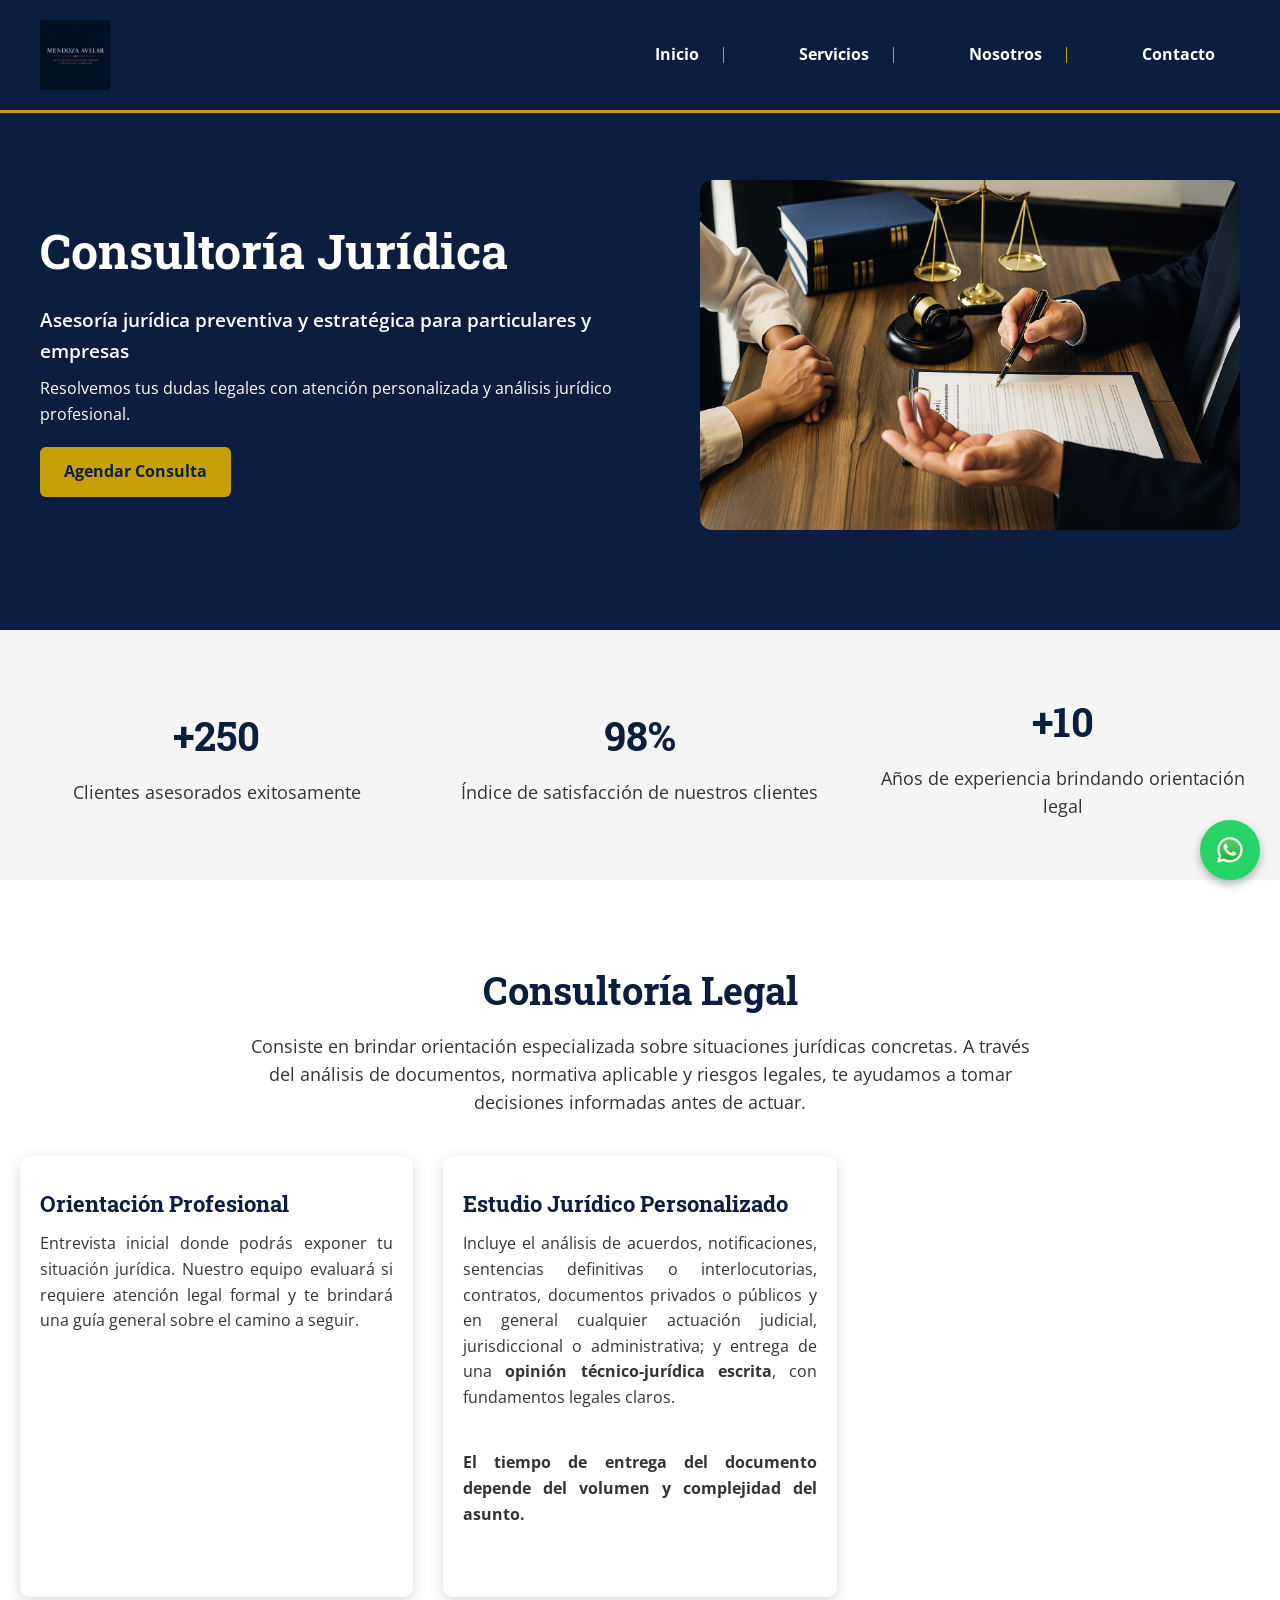
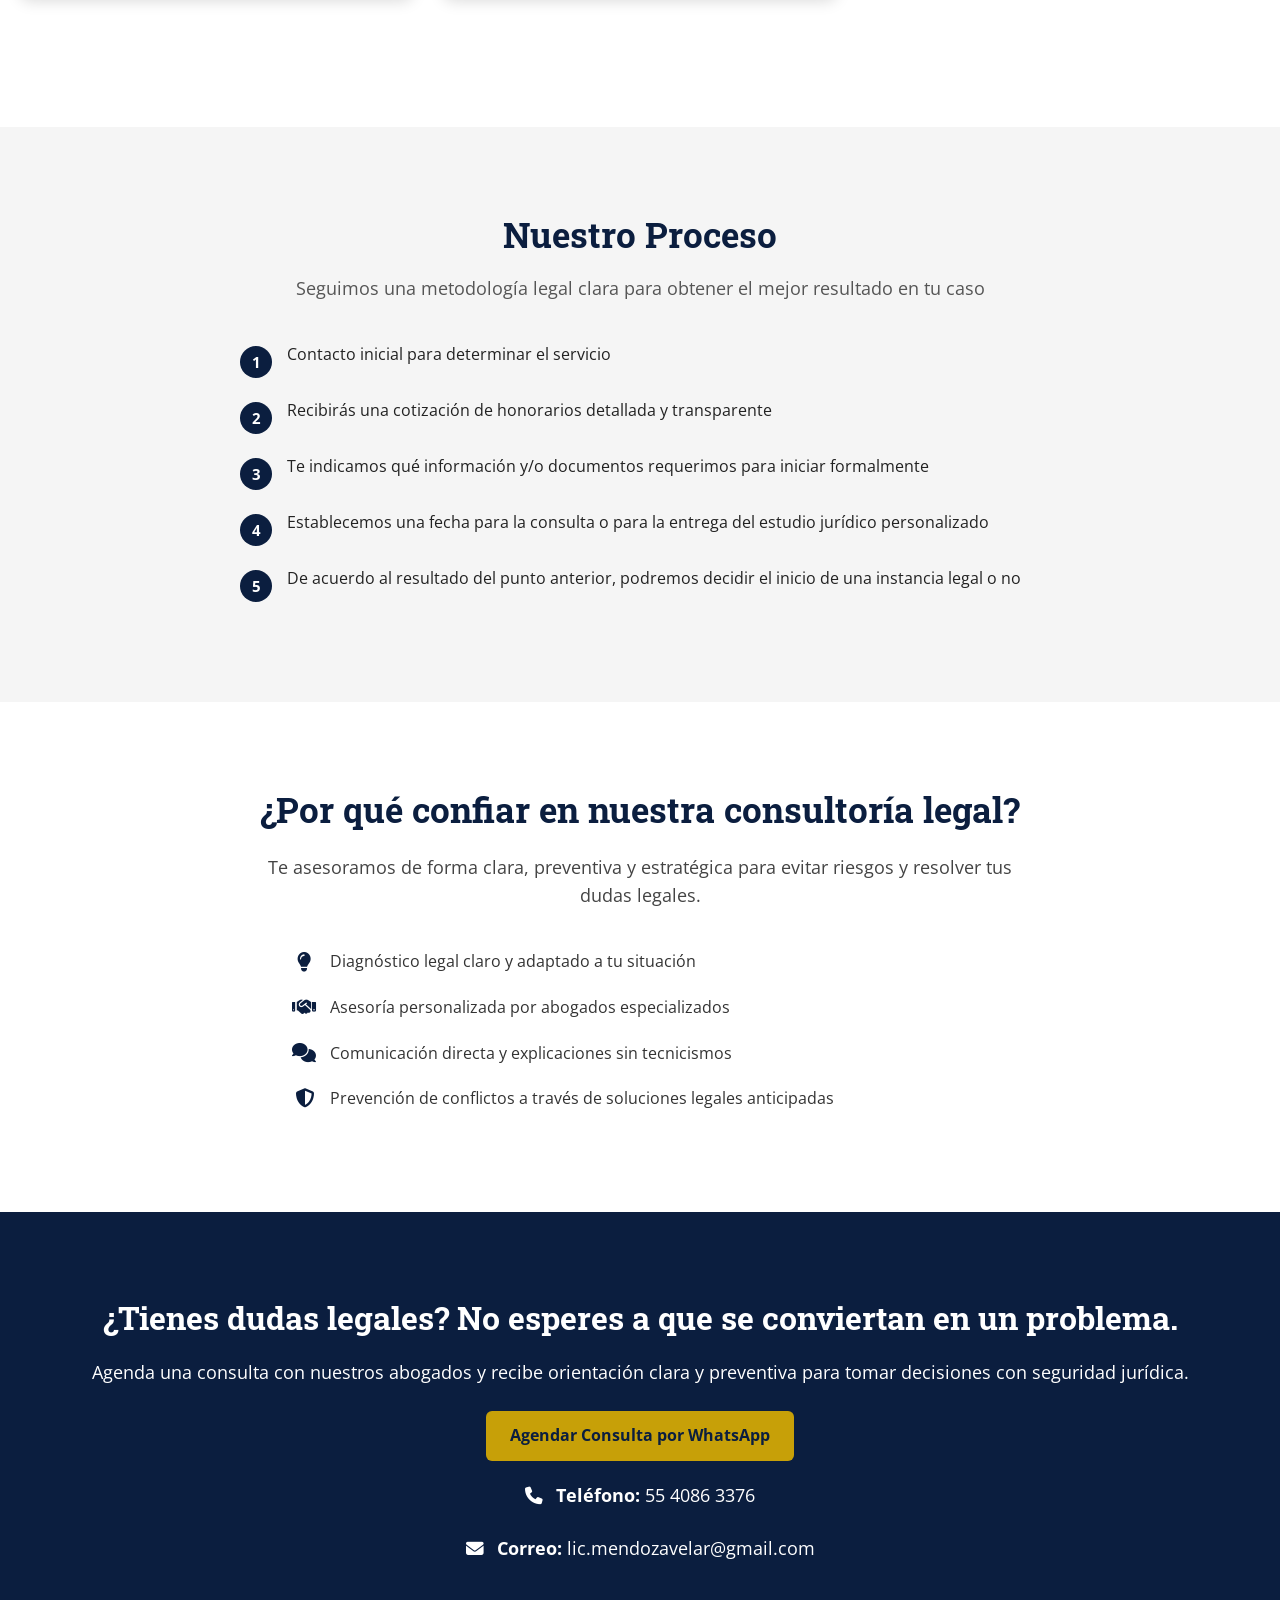
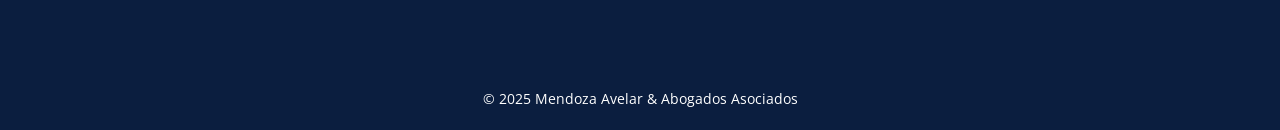
<file: consultoria.html>
<!DOCTYPE html>
<html lang="es">
<head>
  <meta charset="UTF-8" />
  <meta name="viewport" content="width=device-width, initial-scale=1.0" />
  <title>Consultoría Legal | Mendoza Avelar</title>
  <link rel="stylesheet" href="css/subpage.css">
  <link rel="stylesheet" href="css/style.css" />
  <link rel="stylesheet" href="css/consultoria.css" />
  <link href="https://fonts.googleapis.com/css2?family=Open+Sans&family=Roboto+Slab:wght@600&display=swap" rel="stylesheet">
  <link rel="stylesheet" href="https://cdnjs.cloudflare.com/ajax/libs/font-awesome/6.5.0/css/all.min.css">
  <link rel="stylesheet" href="https://unpkg.com/aos@2.3.1/dist/aos.css" />
</head>
<body>

  <nav class="navbar">
  <img src="img/logo.png" alt="Logo Mendoza Avelar" class="logo">
  <!-- Boton hamburguesa -->
    <div class="hamburguesa" onclick="toggleMenu()">
      <i class="fas fa-bars"></i>
    </div>
  <ul>
    <li><a href="index.html">Inicio</a></li>
    <li class="dropdown">
        <a href="servicios.html" class="dropbtn">Servicios</a>
        <div class="dropdown-content">
          <a href="servicios.html">General</a>
          <a href="litigio-amparo.html">Amparo</a>
          <a href="consultoria.html">Consultoría Legal</a>
          <a href="litigio-civil.html">Litigio Civil</a>
          <a href="litigio-familiar.html">Litigio Familiar</a>
          <a href="litigio-mercantil.html">Litigio Mercantil</a>
          <a href="colaboracion.html">Colaboración Jurídica Externa</a>
        </div>
      </li>
      <li><a href="nosotros.html">Nosotros</a></li>
      <li><a href="index.html#contacto">Contacto</a></li>
    </ul>
  </nav>

  <section class="hero-split">
    <div class="hero-texto" data-aos="zoom-in">
      <h1>Consultoría Jurídica</h1>
      <p class="subtitulo">Asesoría jurídica preventiva y estratégica para particulares y empresas</p>
      <p>
        Resolvemos tus dudas legales con atención personalizada y análisis jurídico profesional.
      </p>
      <a href="https://wa.me/525560696657?text=Hola%2C%20me%20gustar%C3%ADa%20agendar%20una%20consulta%20legal%20con%20su%20firma.%20%C2%BFPodr%C3%ADan%20brindarme%20m%C3%A1s%20informaci%C3%B3n%3F" 
        class="btn" 
        target="_blank" 
        aria-label="Agendar consulta por WhatsApp">
        Agendar Consulta
      </a>

    </div>
    <div class="hero-imagen">
      <img src="img/Consultoria.png" alt="Imagen Consultoría" data-aos="zoom-in">
    </div>
  </section>

  <section class="estadisticas" data-aos="fade-up">
    <div class="estadistica">
      <h3>+250</h3>
      <p>Clientes asesorados exitosamente</p>
    </div>
    <div class="estadistica">
      <h3>98%</h3>
      <p>Índice de satisfacción de nuestros clientes</p>
    </div>
    <div class="estadistica">
      <h3>+10</h3>
      <p>Años de experiencia brindando orientación legal</p>
    </div>
  </section>

  <section class="servicios-pag" data-aos="fade-up">
    <h2>Consultoría Legal</h2>
    <p class="intro">
      Consiste en brindar orientación especializada sobre situaciones jurídicas concretas. 
      A través del análisis de documentos, normativa aplicable y riesgos legales, 
      te ayudamos a tomar decisiones informadas antes de actuar.
    </p>
    
    <div class="grid-servicios">
      <div class="card-servicio" data-aos="zoom-in" data-aos-delay="100">
        <h3>Orientación Profesional</h3>
        <p>Entrevista inicial donde podrás exponer tu situación jurídica. Nuestro equipo evaluará si requiere atención 
          legal formal y te brindará una guía general sobre el camino a seguir.
        </p>
      </div>
      <div class="card-servicio" data-aos="zoom-in" data-aos-delay="200">
        <h3>Estudio Jurídico Personalizado</h3>
        <p>Incluye el análisis de acuerdos, notificaciones, sentencias definitivas o interlocutorias, contratos, documentos privados o públicos y en general cualquier actuación judicial, jurisdiccional o administrativa; y entrega de una <strong>opinión técnico-jurídica escrita</strong>, 
          con fundamentos legales claros.
        </p>
        <p><strong>El tiempo de entrega del documento depende del volumen y complejidad del asunto.</strong></p>
      </div>
    </div>
  </section>


  <section class="proceso" data-aos="fade-up">
      <h2>Nuestro Proceso</h2>
      <p class="proceso-subtitulo">Seguimos una metodología legal clara para obtener el mejor resultado en tu caso</p>
      <ol class="proceso-lista">
        <li><span>1</span> Contacto inicial para determinar el servicio</li>
        <li><span>2</span> Recibirás una cotización de honorarios detallada y transparente</li>
        <li><span>3</span> Te indicamos qué información y/o documentos requerimos para iniciar formalmente</li>
        <li><span>4</span> Establecemos una fecha para la consulta o para la entrega del estudio jurídico personalizado </li>
        <li><span>5</span> De acuerdo al resultado del punto anterior, podremos decidir el inicio de una instancia legal o no</li>
      </ol>
  </section>

  <section class="porque" data-aos="fade-up"> 
    <h2>¿Por qué confiar en nuestra consultoría legal?</h2>
    <p class="porque-subtitulo">
      Te asesoramos de forma clara, preventiva y estratégica para evitar riesgos y resolver tus dudas legales.
    </p>
    <ul class="porque-lista">
      <li><i class="fa-solid fa-lightbulb"></i> Diagnóstico legal claro y adaptado a tu situación</li>
      <li><i class="fa-solid fa-handshake"></i> Asesoría personalizada por abogados especializados</li>
      <li><i class="fa-solid fa-comments"></i> Comunicación directa y explicaciones sin tecnicismos</li>
      <li><i class="fa-solid fa-shield-halved"></i> Prevención de conflictos a través de soluciones legales anticipadas</li>
    </ul>
  </section>

  <section class="cta" data-aos="fade-up">
    <h2>¿Tienes dudas legales? No esperes a que se conviertan en un problema.</h2>
    <p>Agenda una consulta con nuestros abogados y recibe orientación clara y preventiva para tomar decisiones con seguridad jurídica.</p>

    <a href="https://wa.me/525560696657?text=Hola%2C%20me%20gustar%C3%ADa%20agendar%20una%20consulta%20legal%20con%20su%20firma.%20%C2%BFPodr%C3%ADan%20brindarme%20m%C3%A1s%20informaci%C3%B3n%3F"
      class="btn" target="_blank">
      Agendar Consulta por WhatsApp
    </a>

    <div class="cta-contacto">
      <p><strong><i class="fa-solid fa-phone"></i> Teléfono:</strong> <a href="tel:+525540863376">55 4086 3376</a></p> 
      <p><strong><i class="fa-solid fa-envelope"></i> Correo:</strong> <a href="mailto:lic.mendozavelar@gmail.com">lic.mendozavelar@gmail.com</a></p>
    </div>
  </section>

  <footer>
    <p>&copy; 2025 Mendoza Avelar & Abogados Asociados</p>
  </footer>

  <script src="https://unpkg.com/aos@2.3.1/dist/aos.js"></script>
  <script>
    AOS.init({ duration: 1000, easing: 'ease-in-out', once: true });
  </script>

  <a href="https://wa.me/5540863376" class="whatsapp-float" target="_blank" aria-label="Chatea con nosotros por WhatsApp">
    <img src="img/whatsapp-icon.svg" alt="WhatsApp">
  </a>

  <!-- Boton hamburguesa -->
  <script>
    function toggleMenu() {
      const menu = document.querySelector('.navbar ul');
      menu.classList.toggle('mostrar');
    }

    // Cierra el menú al hacer clic en cualquier enlace
    document.addEventListener('DOMContentLoaded', () => {
      const links = document.querySelectorAll('.navbar ul li a');
      links.forEach(link => {
        link.addEventListener('click', () => {
          const menu = document.querySelector('.navbar ul');
          if (menu.classList.contains('mostrar')) {
            menu.classList.remove('mostrar');
          }
        });
      });
    });
  </script>  

</body>
</html>
</file>
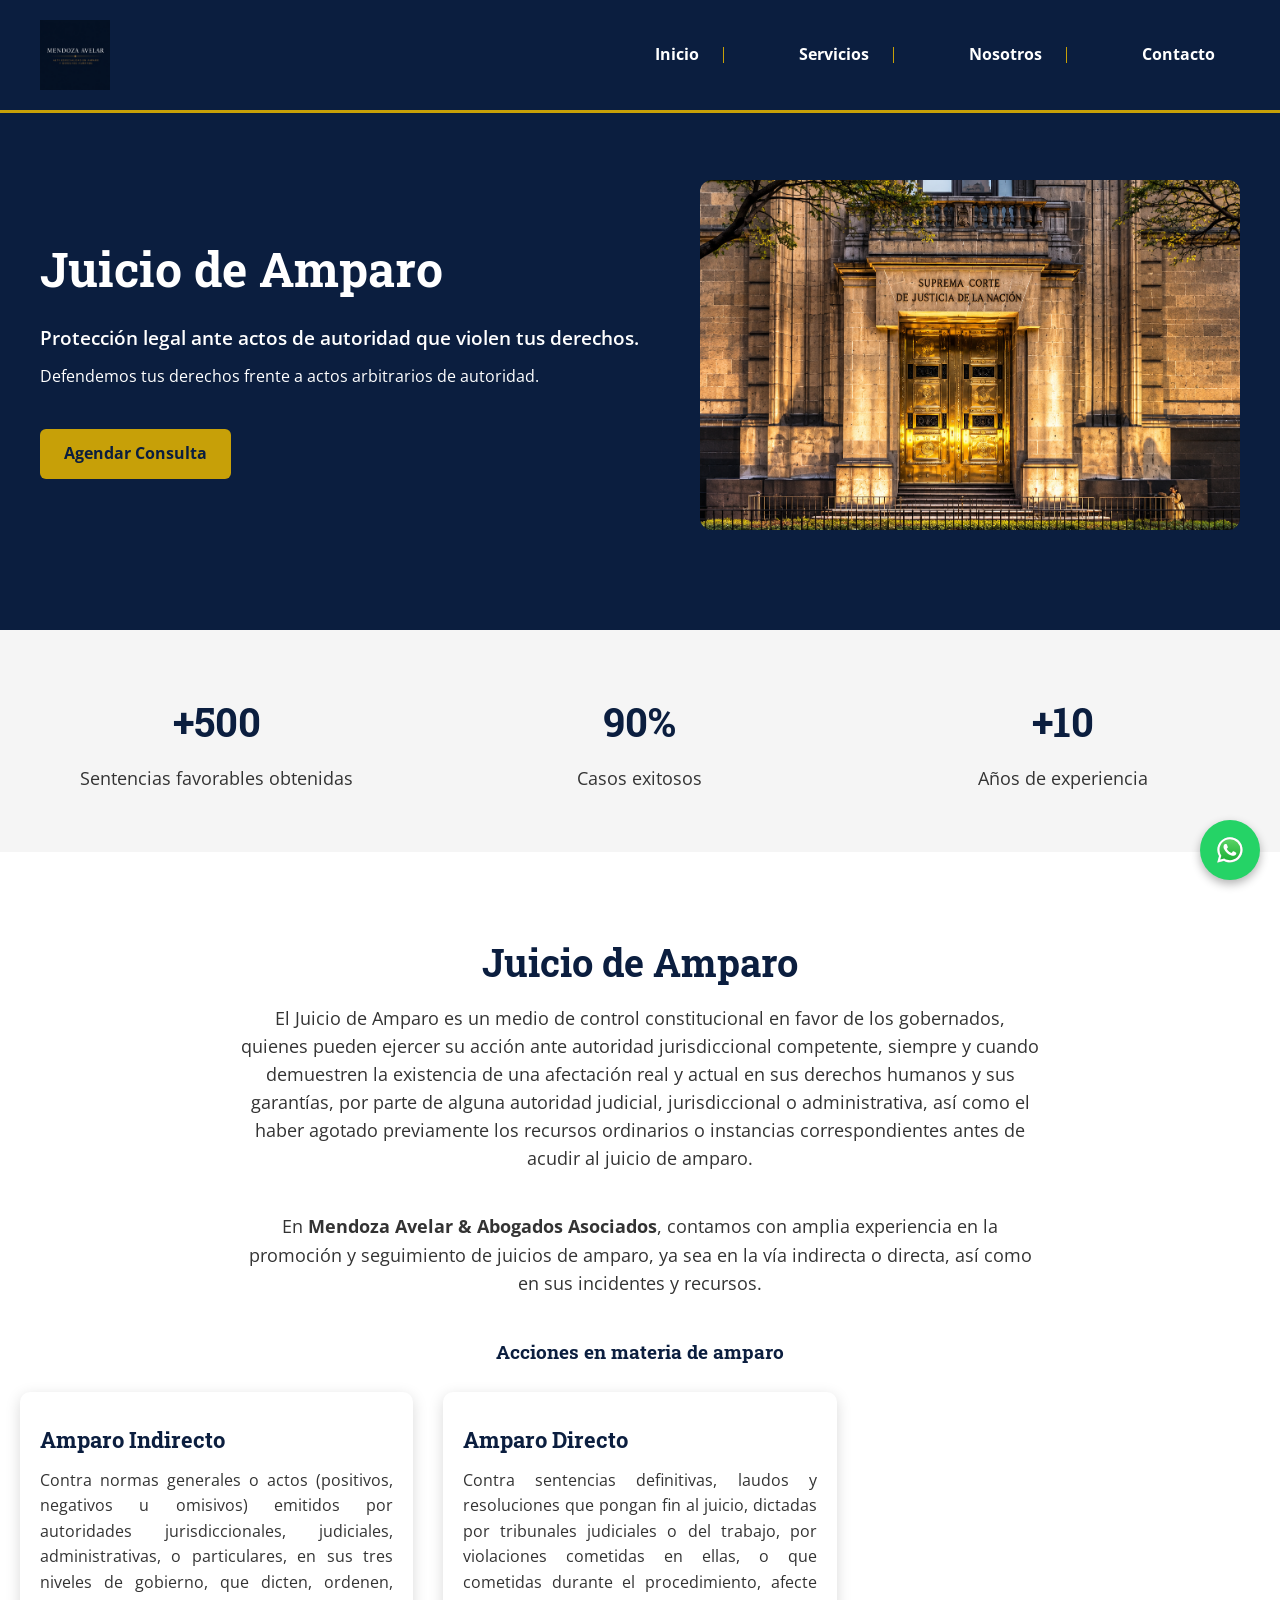
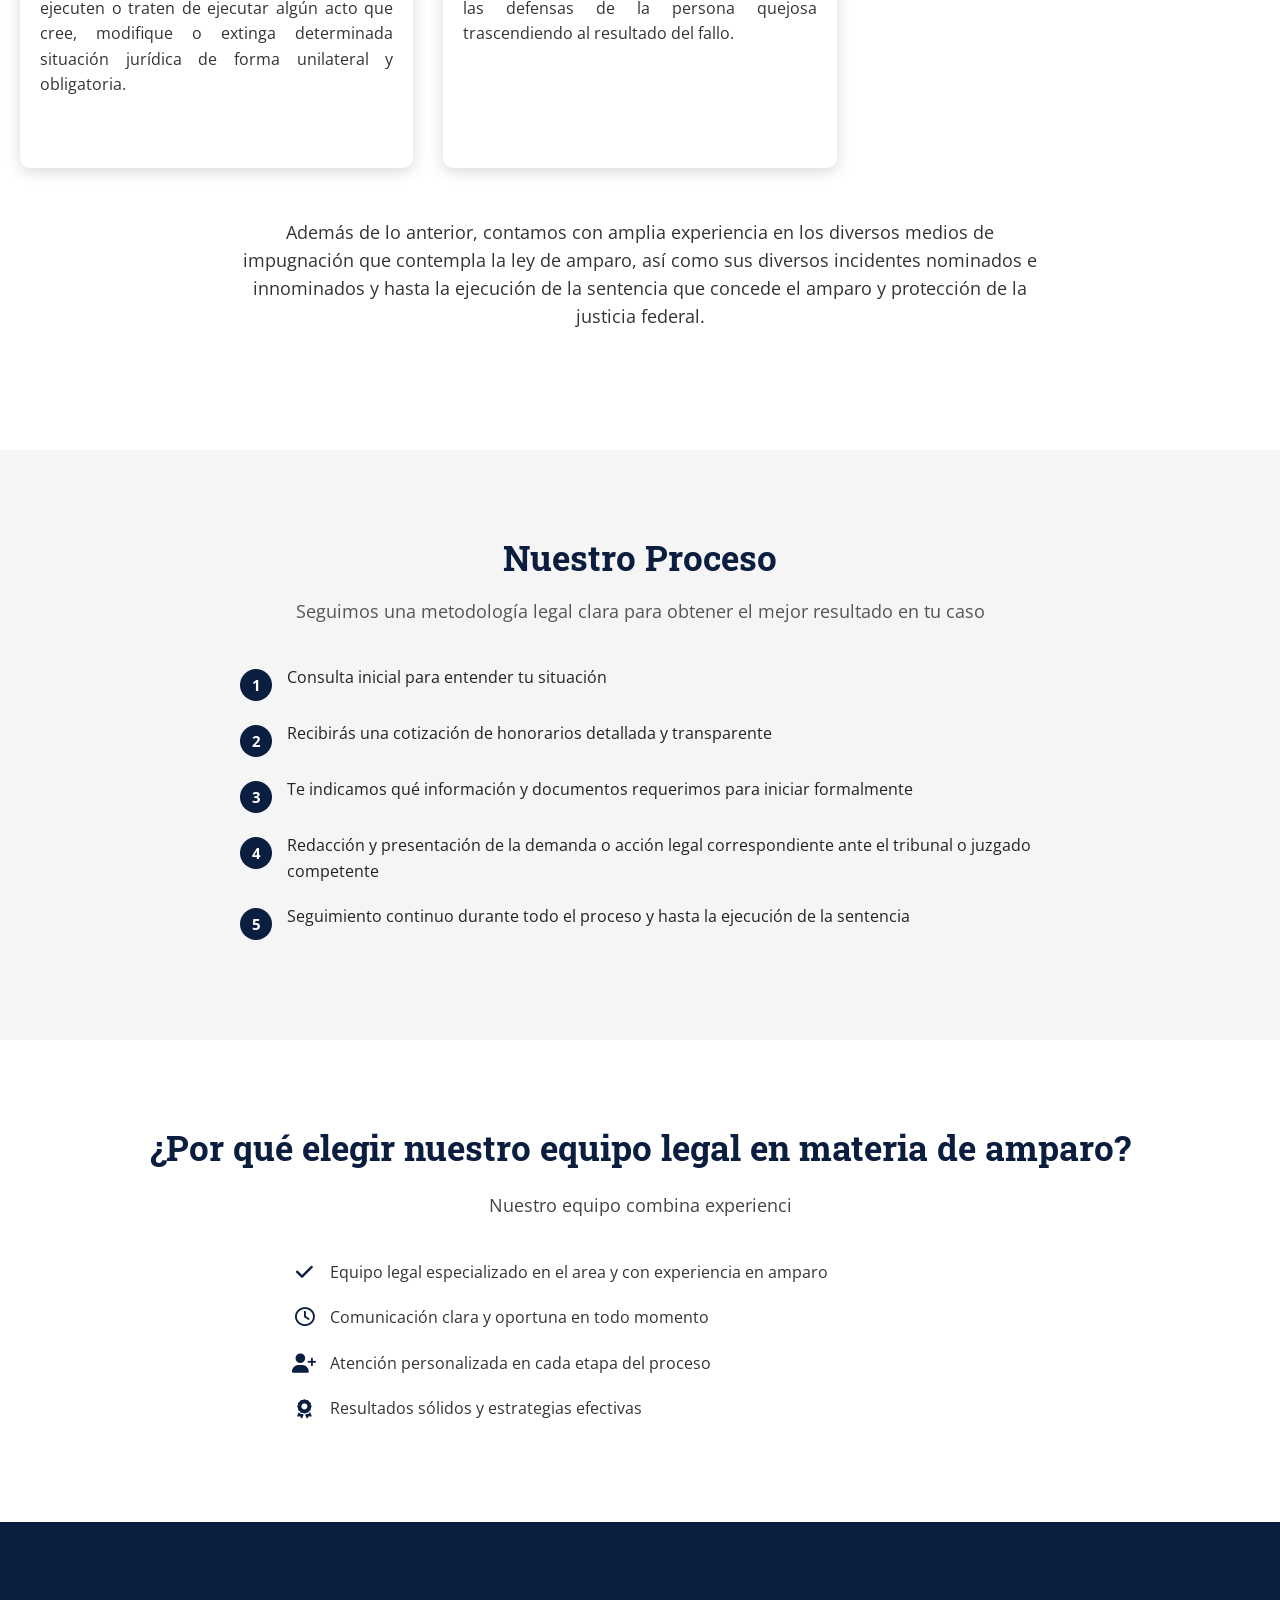
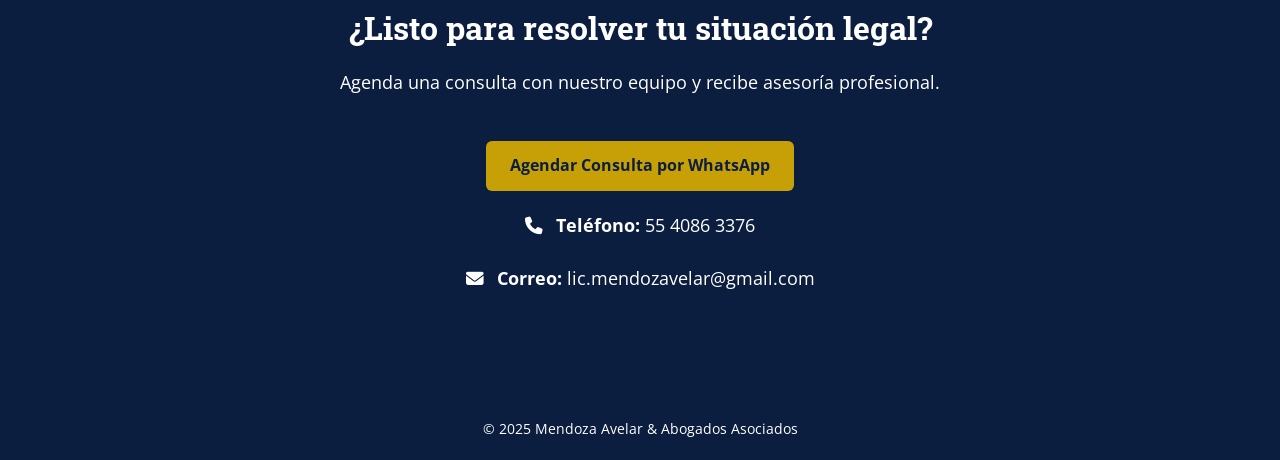
<file: litigio-amparo.html>
<!DOCTYPE html>
<html lang="es">
<head>
  <meta charset="UTF-8" />
  <meta name="viewport" content="width=device-width, initial-scale=1.0" />
  <title>Juicio de Amparo | Mendoza Avelar</title>
  <link rel="stylesheet" href="css/subpage.css" />
  <link rel="stylesheet" href="css/style.css" />
  <link rel="stylesheet" href="css/litigio-amparo.css" />
  <link href="https://fonts.googleapis.com/css2?family=Open+Sans&family=Roboto+Slab:wght@600&display=swap" rel="stylesheet">
  <link rel="stylesheet" href="https://cdnjs.cloudflare.com/ajax/libs/font-awesome/6.5.0/css/all.min.css">
  <link rel="stylesheet" href="https://unpkg.com/aos@2.3.1/dist/aos.css" />
</head>
<body>

  <nav class="navbar">
    <img src="img/logo.png" alt="Logo Mendoza Avelar" class="logo">
    <!-- Boton hamburguesa -->
    <div class="hamburguesa" onclick="toggleMenu()">
      <i class="fas fa-bars"></i>
    </div>
    <ul>
      <li><a href="index.html">Inicio</a></li>
      <li class="dropdown">
        <a href="servicios.html" class="dropbtn">Servicios</a>
        <div class="dropdown-content">
          <a href="servicios.html">General</a>
          <a href="litigio-amparo.html">Amparo</a>
          <a href="consultoria.html">Consultoría Legal</a>
          <a href="litigio-civil.html">Litigio Civil</a>
          <a href="litigio-familiar.html">Litigio Familiar</a>
          <a href="litigio-mercantil.html">Litigio Mercantil</a>
          <a href="colaboracion.html">Colaboración Jurídica Externa</a>
        </div>
      </li>
      <li><a href="nosotros.html">Nosotros</a></li>
      <li><a href="index.html#contacto">Contacto</a></li>
    </ul>
  </nav>

  <section class="hero-split">
    <div class="hero-texto" data-aos="zoom-in">
      <h1>Juicio de Amparo</h1>
      <p class="subtitulo">Protección legal ante actos de autoridad que violen tus derechos.</p>
      <p>
        Defendemos tus derechos frente a actos arbitrarios de autoridad.
      </p>
      <a href="https://wa.me/525560696657?text=Hola%2C%20me%20gustar%C3%ADa%20agendar%20una%20consulta%20legal%20con%20su%20firma.%20%C2%BFPodr%C3%ADan%20brindarme%20m%C3%A1s%20informaci%C3%B3n%3F" 
        class="btn" 
        target="_blank" 
        aria-label="Agendar consulta por WhatsApp">
        Agendar Consulta
      </a>

    </div>
    <div class="hero-imagen">
      <img src="img/amparo.png" alt="Imagen Litigio Familiar" data-aos="zoom-in">
    </div>
  </section>

  <section class="estadisticas" data-aos="fade-up">
    <div class="estadistica">
      <h3>+500</h3>
      <p>Sentencias favorables obtenidas</p>
    </div>
    <div class="estadistica">
      <h3>90%</h3>
      <p>Casos exitosos</p>
    </div>
    <div class="estadistica">
      <h3>+10</h3>
      <p>Años de experiencia</p>
    </div>
  </section>

  <section class="servicios-pag" data-aos="fade-up">
    <h2>Juicio de Amparo</h2>
    <p>
      El Juicio de Amparo es un medio de control constitucional en favor de los gobernados, quienes pueden ejercer su acción ante autoridad jurisdiccional competente, 
      siempre y cuando demuestren la existencia de una afectación real y actual en sus derechos humanos y sus garantías, por parte de alguna autoridad judicial, 
      jurisdiccional o administrativa, así como el haber agotado previamente los recursos ordinarios o instancias correspondientes antes de acudir al juicio de amparo. 
    </p>

    <p>
      En <strong>Mendoza Avelar & Abogados Asociados</strong>, contamos con amplia experiencia en la promoción y seguimiento de juicios de amparo, ya sea en la vía indirecta o directa, así como en sus incidentes y recursos.
    </p>

    <h3>Acciones en materia de amparo </h3>
    <br>
    <div class="grid-servicios">
      <div class="card-servicio" data-aos="zoom-in" data-aos-delay="250">
        <h3>Amparo Indirecto</h3>
        <p>Contra normas generales o actos (positivos, negativos u omisivos) emitidos por autoridades jurisdiccionales, judiciales, administrativas, o particulares,
           en sus tres niveles de gobierno, que dicten, ordenen, ejecuten o traten de ejecutar algún acto que cree, modifique o extinga determinada situación jurídica de forma unilateral y obligatoria.</p>
      </div>
      <div class="card-servicio" data-aos="zoom-in" data-aos-delay="200">
        <h3>Amparo Directo</h3>
        <p>Contra sentencias definitivas, laudos y resoluciones que pongan fin al juicio, dictadas por tribunales judiciales o del trabajo, por violaciones cometidas en ellas, o que cometidas durante el procedimiento, 
          afecte las defensas de la persona quejosa trascendiendo al resultado del fallo.</p>
      </div>
    </div>
      <p data-aos="fade-up">Además de lo anterior, contamos con amplia experiencia en los diversos medios de impugnación que contempla la ley de amparo, así como sus diversos incidentes nominados e innominados y hasta la ejecución de la sentencia que concede el amparo y 
        protección de la justicia federal. 
      </p>
  </section>


  <section class="proceso" data-aos="fade-up">
    <h2>Nuestro Proceso</h2>
    <p class="proceso-subtitulo">Seguimos una metodología legal clara para obtener el mejor resultado en tu caso</p>
    <ol class="proceso-lista">
      <li><span>1</span> Consulta inicial para entender tu situación</li>
      <li><span>2</span> Recibirás una cotización de honorarios detallada y transparente</li>
      <li><span>3</span> Te indicamos qué información y documentos requerimos para iniciar formalmente</li>
      <li><span>4</span> Redacción y presentación de la demanda o acción legal correspondiente ante el tribunal o juzgado competente</li>
      <li><span>5</span> Seguimiento continuo durante todo el proceso y hasta la ejecución de la sentencia</li>
    </ol>
  </section>

  <section class="porque" data-aos="fade-up">
    <h2>¿Por qué elegir nuestro equipo legal en materia de amparo?</h2>
    <p class="porque-subtitulo">
      Nuestro equipo combina experienci
    </p>
    <ul class="porque-lista">
      <li><i class="fa-solid fa-check"></i>  Equipo legal especializado en el area y con experiencia en amparo</li>
      <li><i class="fa-regular fa-clock"></i> Comunicación clara y oportuna en todo momento</li>
      <li><i class="fa-solid fa-user-plus"></i>  Atención personalizada en cada etapa del proceso</li>
      <li><i class="fa-solid fa-award"></i> Resultados sólidos y estrategias efectivas</li>
    </ul>
  </section>

  <section class="cta" data-aos="fade-up">
    <h2>¿Listo para resolver tu situación legal?</h2>
    <p>Agenda una consulta con nuestro equipo y recibe asesoría profesional.</p>

    <a href="https://wa.me/525560696657?text=Hola%2C%20me%20gustar%C3%ADa%20agendar%20una%20consulta%20legal%20con%20su%20firma.%20%C2%BFPodr%C3%ADan%20brindarme%20m%C3%A1s%20informaci%C3%B3n%3F"
      class="btn" target="_blank">
      Agendar Consulta por WhatsApp
    </a>

    <div class="cta-contacto">
      <p><strong><i class="fa-solid fa-phone"></i> Teléfono:</strong> <a href="tel:+5540863376">55 4086 3376</a></p>
      <p><strong><i class="fa-solid fa-envelope"></i> Correo:</strong> <a href="mailto:lic.mendozavelar@gmail.com">lic.mendozavelar@gmail.com</a></p>
    </div>
  </section>

  <footer>
    <p>&copy; 2025 Mendoza Avelar & Abogados Asociados</p>
  </footer>

  <script src="https://unpkg.com/aos@2.3.1/dist/aos.js"></script>
  <script>
    AOS.init({ duration: 1000, easing: 'ease-in-out', once: true });
  </script>

  <a href="https://wa.me/5540863376" class="whatsapp-float" target="_blank" aria-label="Chatea con nosotros por WhatsApp">
    <img src="img/whatsapp-icon.svg" alt="WhatsApp">
  </a>

  <!-- Boton hamburguesa -->
  <script>
    function toggleMenu() {
      const menu = document.querySelector('.navbar ul');
      menu.classList.toggle('mostrar');
    }

    // Cierra el menú al hacer clic en cualquier enlace
    document.addEventListener('DOMContentLoaded', () => {
      const links = document.querySelectorAll('.navbar ul li a');
      links.forEach(link => {
        link.addEventListener('click', () => {
          const menu = document.querySelector('.navbar ul');
          if (menu.classList.contains('mostrar')) {
            menu.classList.remove('mostrar');
          }
        });
      });
    });
  </script>

</body>
</html>
</file>
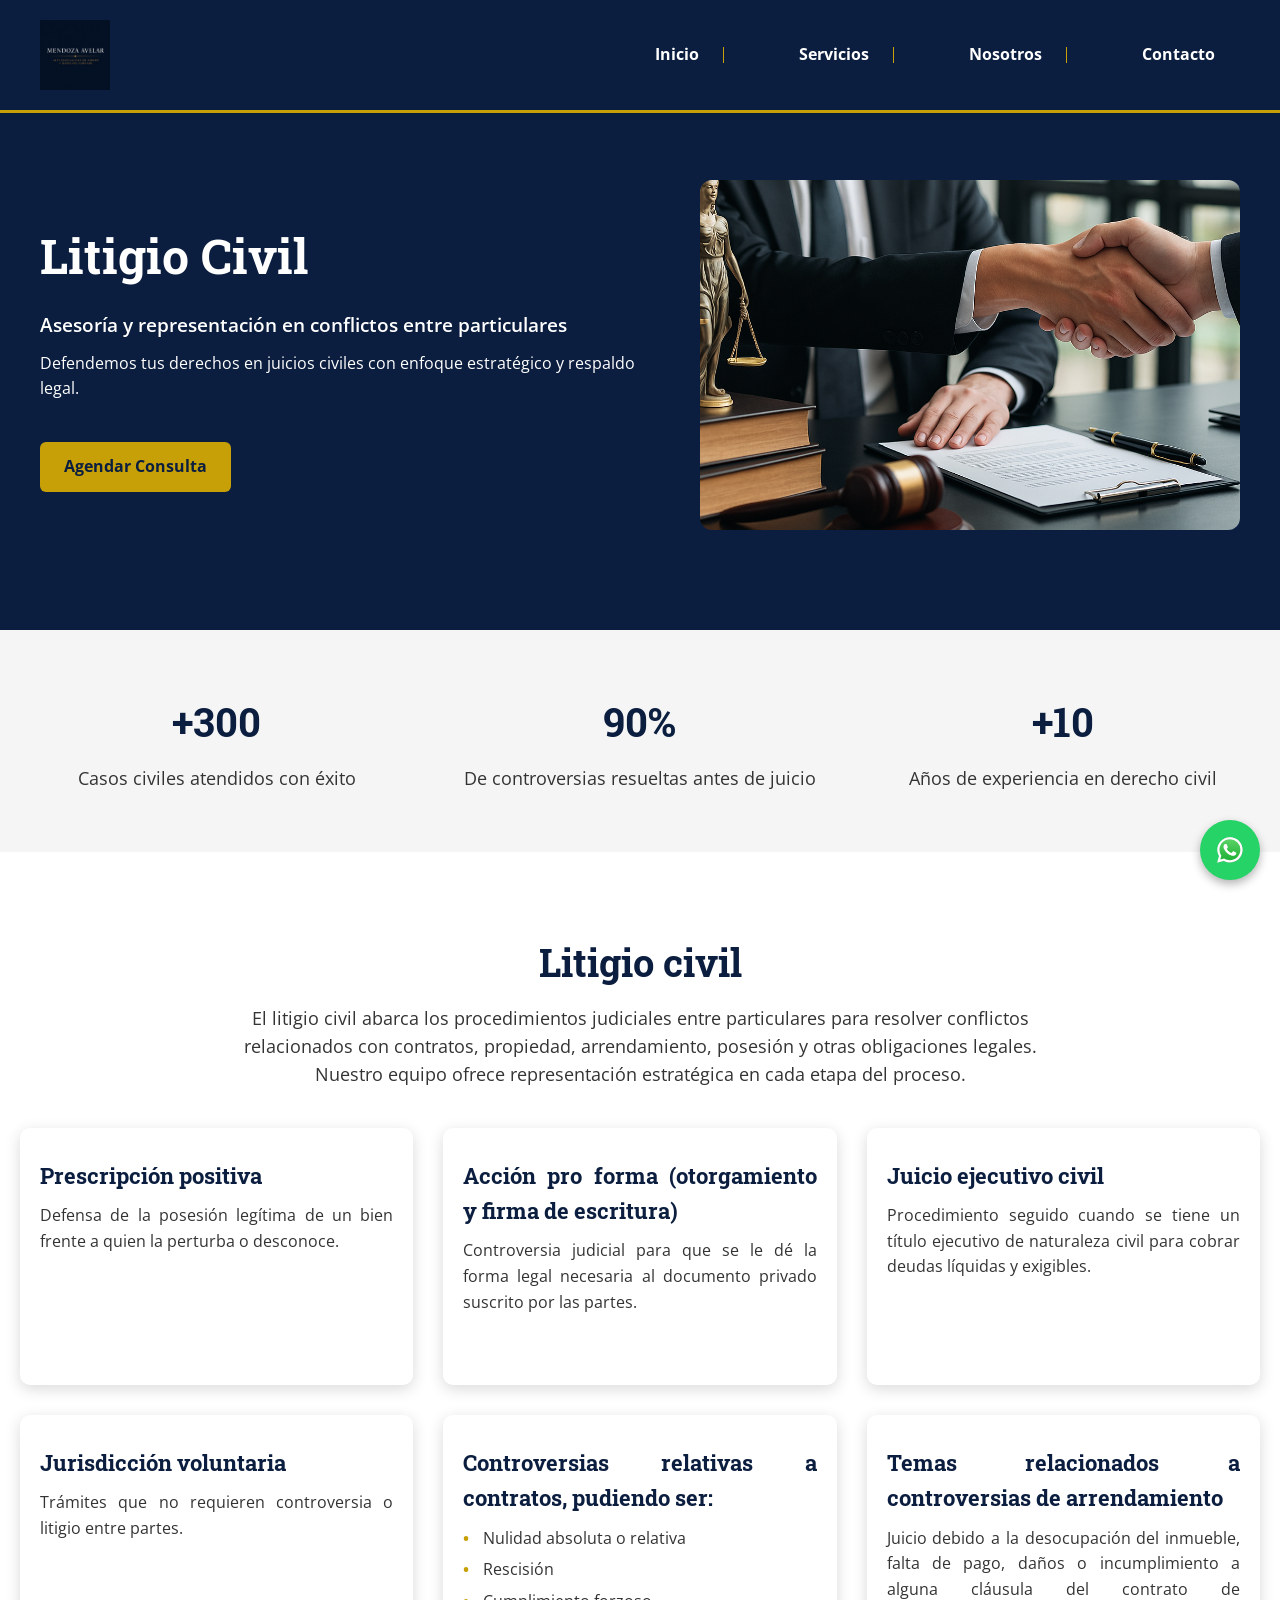
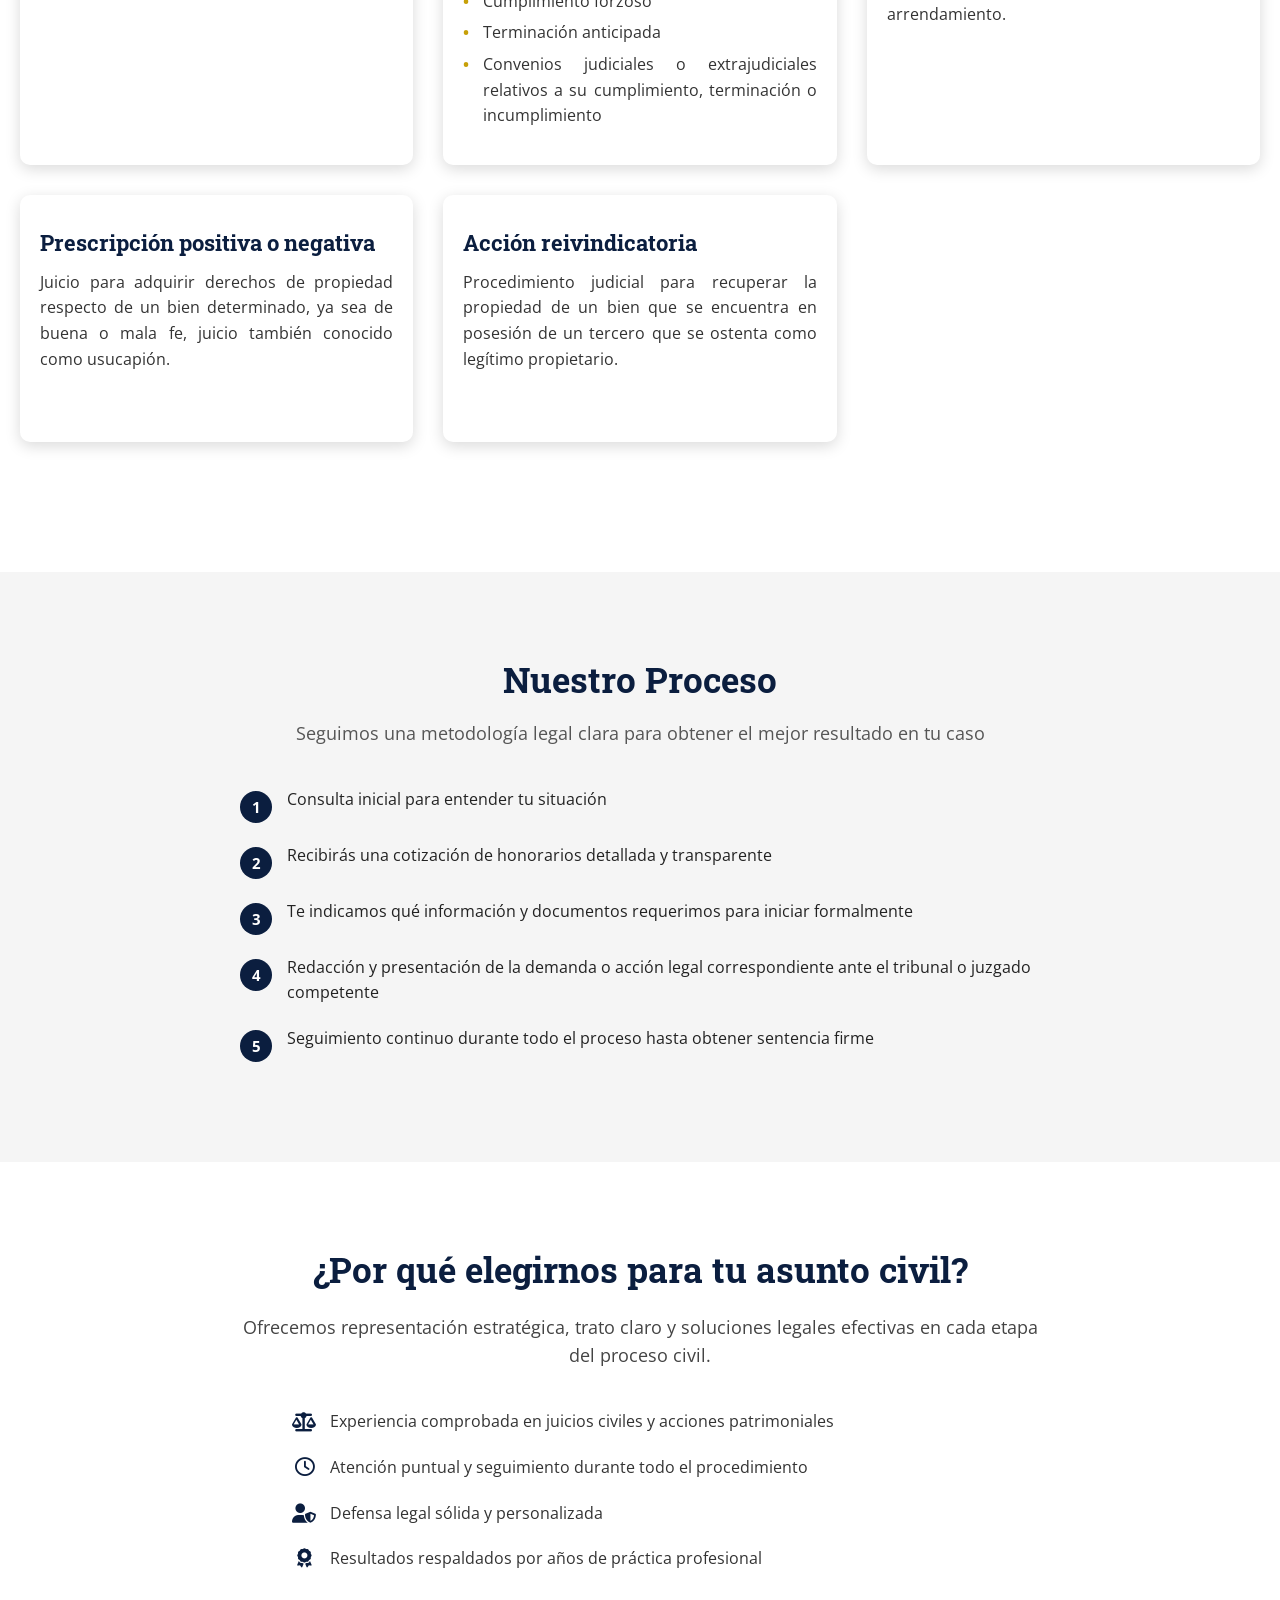
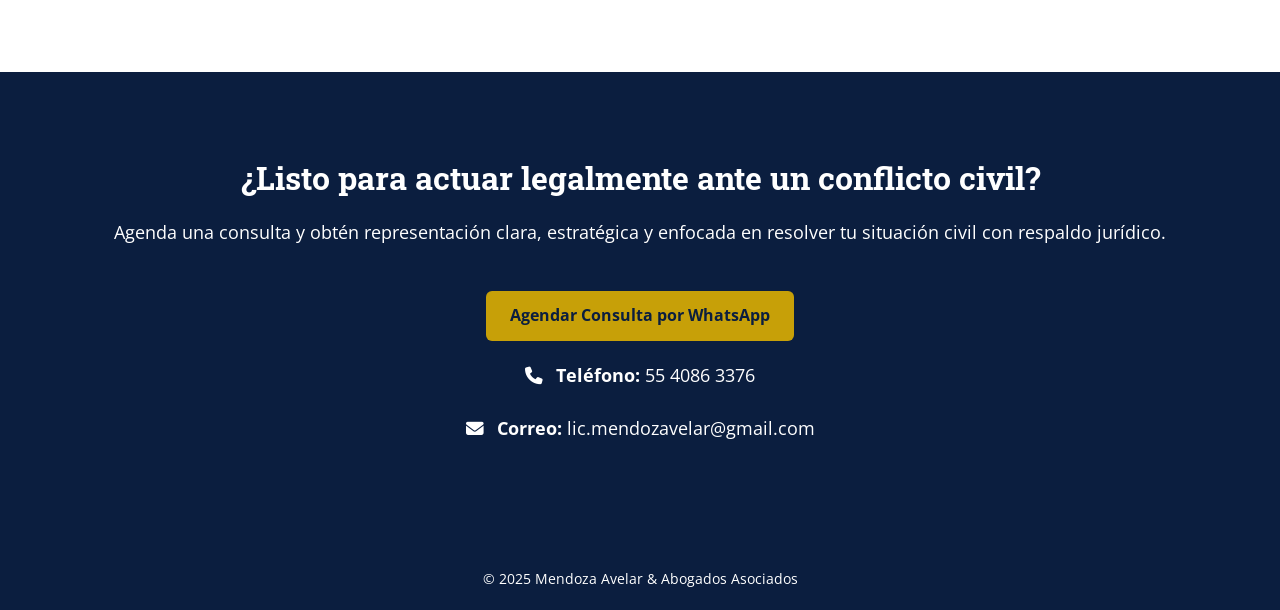
<file: litigio-civil.html>
<!DOCTYPE html>
<html lang="es">
<head>
  <meta charset="UTF-8" />
  <meta name="viewport" content="width=device-width, initial-scale=1.0" />
  <title>Litigio Civil | Mendoza Avelar</title>
  <link rel="stylesheet" href="css/subpage.css"/>
  <link rel="stylesheet" href="css/style.css"/>
  <link rel="stylesheet" href="css/litigio-civil.css"/>
  <link href="https://fonts.googleapis.com/css2?family=Open+Sans&family=Roboto+Slab:wght@600&display=swap" rel="stylesheet">
  <link rel="stylesheet" href="https://cdnjs.cloudflare.com/ajax/libs/font-awesome/6.5.0/css/all.min.css">
  <link rel="stylesheet" href="https://unpkg.com/aos@2.3.1/dist/aos.css"/>
</head>
<body>

  <nav class="navbar">
    <img src="img/logo.png" alt="Logo Mendoza Avelar" class="logo">
    <!-- Boton hamburguesa -->
    <div class="hamburguesa" onclick="toggleMenu()">
      <i class="fas fa-bars"></i>
    </div>
    <ul>
      <li><a href="index.html">Inicio</a></li>
      <li class="dropdown">
        <a href="servicios.html" class="dropbtn">Servicios</a>
        <div class="dropdown-content">
          <a href="servicios.html">General</a>
          <a href="litigio-amparo.html">Amparo</a>
          <a href="consultoria.html">Consultoría Legal</a>
          <a href="litigio-civil.html">Litigio Civil</a>
          <a href="litigio-familiar.html">Litigio Familiar</a>
          <a href="litigio-mercantil.html">Litigio Mercantil</a>
          <a href="colaboracion.html">Colaboración Jurídica Externa</a>
        </div>
      </li>
      <li><a href="nosotros.html">Nosotros</a></li>
      <li><a href="index.html#contacto">Contacto</a></li>
    </ul>
  </nav>

  <section class="hero-split">
    <div class="hero-texto" data-aos="zoom-in">
      <h1>Litigio Civil</h1>
      <p class="subtitulo">Asesoría y representación en conflictos entre particulares</p>
      <p>
        Defendemos tus derechos en juicios civiles con enfoque estratégico y respaldo legal.
      </p>
      <a href="https://wa.me/525560696657?text=Hola%2C%20me%20gustar%C3%ADa%20agendar%20una%20consulta%20legal%20con%20su%20firma.%20%C2%BFPodr%C3%ADan%20brindarme%20m%C3%A1s%20informaci%C3%B3n%3F" 
        class="btn" 
        target="_blank" 
        aria-label="Agendar consulta por WhatsApp">
        Agendar Consulta
      </a>

    </div>
    <div class="hero-imagen">
      <img src="img/derecho-civil.png" alt="Imagen Litigio Civil" data-aos="zoom-in">
    </div>
  </section>

  <section class="estadisticas" data-aos="fade-up">
    <div class="estadistica">
      <h3>+300</h3>
      <p>Casos civiles atendidos con éxito</p>
    </div>
    <div class="estadistica">
      <h3>90%</h3>
      <p>De controversias resueltas antes de juicio</p>
    </div>
    <div class="estadistica">
      <h3>+10</h3>
      <p>Años de experiencia en derecho civil</p>
    </div>
  </section>

  <section class="servicios-pag" data-aos="fade-up">
    <h2>Litigio civil</h2>
    <p class="intro">
      El litigio civil abarca los procedimientos judiciales entre particulares para resolver conflictos 
      relacionados con contratos, propiedad, arrendamiento, posesión y otras obligaciones legales. 
      Nuestro equipo ofrece representación estratégica en cada etapa del proceso.
    </p>

    <div class="grid-servicios">

      <div class="card-servicio" data-aos="zoom-in" data-aos-delay="400">
        <h3>Prescripción positiva</h3>
        <p>Defensa de la posesión legítima de un bien frente a quien la perturba o desconoce.</p>
      </div>
      <div class="card-servicio" data-aos="zoom-in" data-aos-delay="450">
        <h3>Acción pro forma (otorgamiento y firma de escritura)</h3>
        <p>Controversia judicial para que se le dé la forma legal necesaria al documento privado suscrito por las partes.</p>
      </div>
      <div class="card-servicio" data-aos="zoom-in" data-aos-delay="500">
        <h3>Juicio ejecutivo civil</h3>
        <p>Procedimiento seguido cuando se tiene un título ejecutivo de naturaleza civil para cobrar deudas líquidas y exigibles.</p>
      </div>
      <div class="card-servicio" data-aos="zoom-in" data-aos-delay="550">
        <h3>Jurisdicción voluntaria</h3>
        <p> Trámites que no requieren controversia o litigio entre partes.</p>
      </div>     
      <div class="card-servicio" data-aos="zoom-in" data-aos-delay="200">
          <h3>Controversias relativas a contratos, pudiendo ser:</h3>
          <ul>
            <li>Nulidad absoluta o relativa</li>
            <li>Rescisión</li>
            <li>Cumplimiento forzoso</li>
            <li>Terminación anticipada</li>
            <li>Convenios judiciales o extrajudiciales relativos a su cumplimiento, terminación o incumplimiento</li>
          </ul>
        </div>
        <div class="card-servicio" data-aos="zoom-in" data-aos-delay="250">
          <h3>Temas relacionados a controversias de arrendamiento</h3>
          <p>Juicio debido a la desocupación del inmueble, falta de pago, daños o incumplimiento a alguna cláusula del contrato de arrendamiento.</p>
        </div>
        <div class="card-servicio" data-aos="zoom-in" data-aos-delay="300">
          <h3>Prescripción positiva o negativa</h3>
          <p>Juicio para adquirir derechos de propiedad respecto de un bien determinado, ya sea de buena o mala fe, juicio también conocido como usucapión. </p>
        </div>
        <div class="card-servicio" data-aos="zoom-in" data-aos-delay="350">
          <h3>Acción reivindicatoria</h3>
          <p>Procedimiento judicial para recuperar la propiedad de un bien que se encuentra 
            en posesión de un tercero que se ostenta como legítimo propietario.</p>
        </div>
    </div>
  </section>  

  <section class="proceso" data-aos="fade-up">
    <h2>Nuestro Proceso</h2>
      <p class="proceso-subtitulo">Seguimos una metodología legal clara para obtener el mejor resultado en tu caso</p>
      <ol class="proceso-lista">
        <li><span>1</span> Consulta inicial para entender tu situación</li>
        <li><span>2</span> Recibirás una cotización de honorarios detallada y transparente</li>
        <li><span>3</span> Te indicamos qué información y documentos requerimos para iniciar formalmente</li>
        <li><span>4</span> Redacción y presentación de la demanda o acción legal correspondiente ante el tribunal o juzgado competente</li>
        <li><span>5</span> Seguimiento continuo durante todo el proceso hasta obtener sentencia firme</li>
      </ol>
  </section>

  <section class="porque" data-aos="fade-up"> 
    <h2>¿Por qué elegirnos para tu asunto civil?</h2>
    <p class="porque-subtitulo">
      Ofrecemos representación estratégica, trato claro y soluciones legales efectivas en cada etapa del proceso civil.
    </p>
    <ul class="porque-lista">
      <li><i class="fa-solid fa-scale-balanced"></i> Experiencia comprobada en juicios civiles y acciones patrimoniales</li>
      <li><i class="fa-regular fa-clock"></i> Atención puntual y seguimiento durante todo el procedimiento</li>
      <li><i class="fa-solid fa-user-shield"></i> Defensa legal sólida y personalizada</li>
      <li><i class="fa-solid fa-award"></i> Resultados respaldados por años de práctica profesional</li>
    </ul>
  </section>

  <section class="cta" data-aos="fade-up">
    <h2>¿Listo para actuar legalmente ante un conflicto civil?</h2>
    <p>Agenda una consulta y obtén representación clara, estratégica 
      y enfocada en resolver tu situación civil con respaldo jurídico.</p>

    <a href="https://wa.me/525560696657?text=Hola%2C%20me%20gustar%C3%ADa%20agendar%20una%20consulta%20legal%20con%20su%20firma.%20%C2%BFPodr%C3%ADan%20brindarme%20m%C3%A1s%20informaci%C3%B3n%3F"
      class="btn" target="_blank">
      Agendar Consulta por WhatsApp
    </a>

    <div class="cta-contacto">
      <p><strong><i class="fa-solid fa-phone"></i> Teléfono:</strong> <a href="tel:+5540863376">55 4086 3376</a></p>
      <p><strong><i class="fa-solid fa-envelope"></i> Correo:</strong> <a href="mailto:lic.mendozavelar@gmail.com">lic.mendozavelar@gmail.com</a></p>
    </div>
  </section>

  <footer>
    <p>&copy; 2025 Mendoza Avelar & Abogados Asociados</p>
  </footer>

  <script src="https://unpkg.com/aos@2.3.1/dist/aos.js"></script>
  <script>
    AOS.init({ duration: 1000, easing: 'ease-in-out', once: true });
  </script>

  <a href="https://wa.me/5540863376" class="whatsapp-float" target="_blank" aria-label="Chatea con nosotros por WhatsApp">
    <img src="img/whatsapp-icon.svg" alt="WhatsApp">
  </a>
  
  <!-- Boton hamburguesa -->
  <script>
    function toggleMenu() {
      const menu = document.querySelector('.navbar ul');
      menu.classList.toggle('mostrar');
    }

    // Cierra el menú al hacer clic en cualquier enlace
    document.addEventListener('DOMContentLoaded', () => {
      const links = document.querySelectorAll('.navbar ul li a');
      links.forEach(link => {
        link.addEventListener('click', () => {
          const menu = document.querySelector('.navbar ul');
          if (menu.classList.contains('mostrar')) {
            menu.classList.remove('mostrar');
          }
        });
      });
    });
  </script>

</body>
</html>
</file>
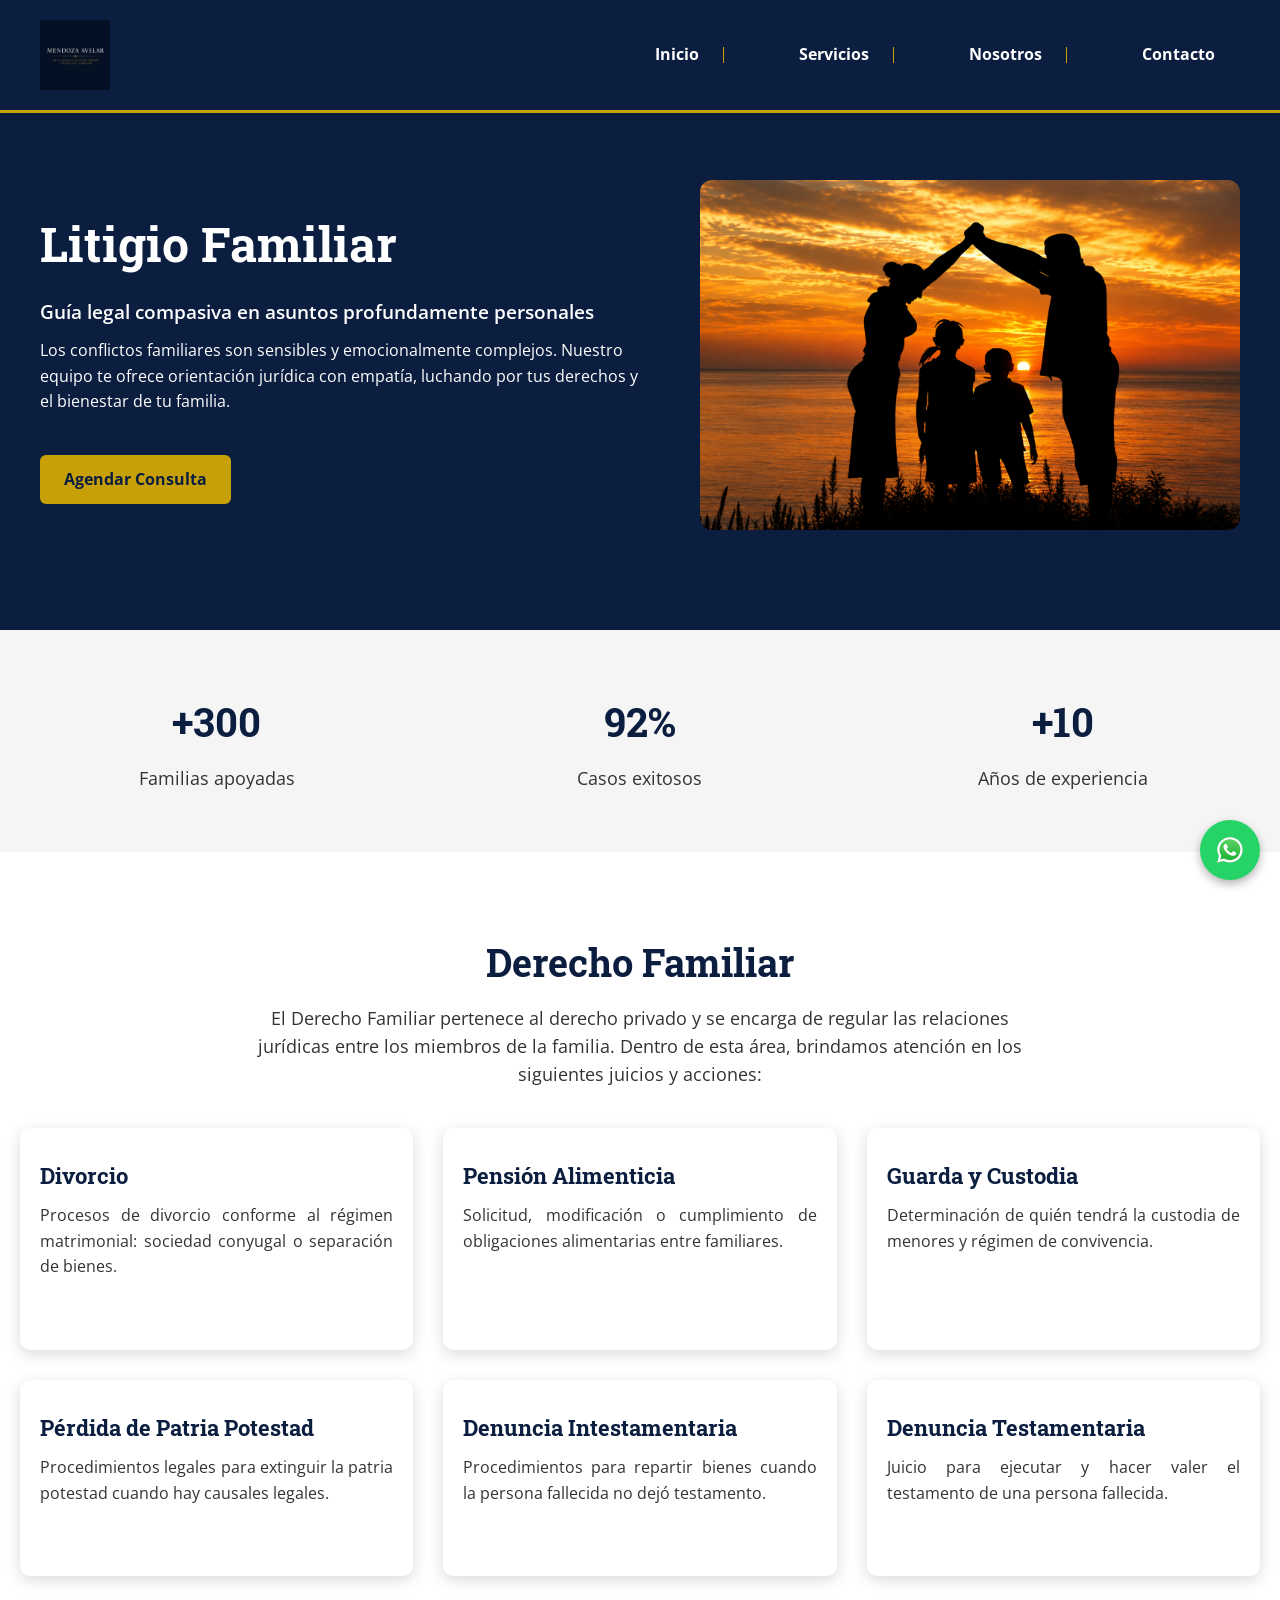
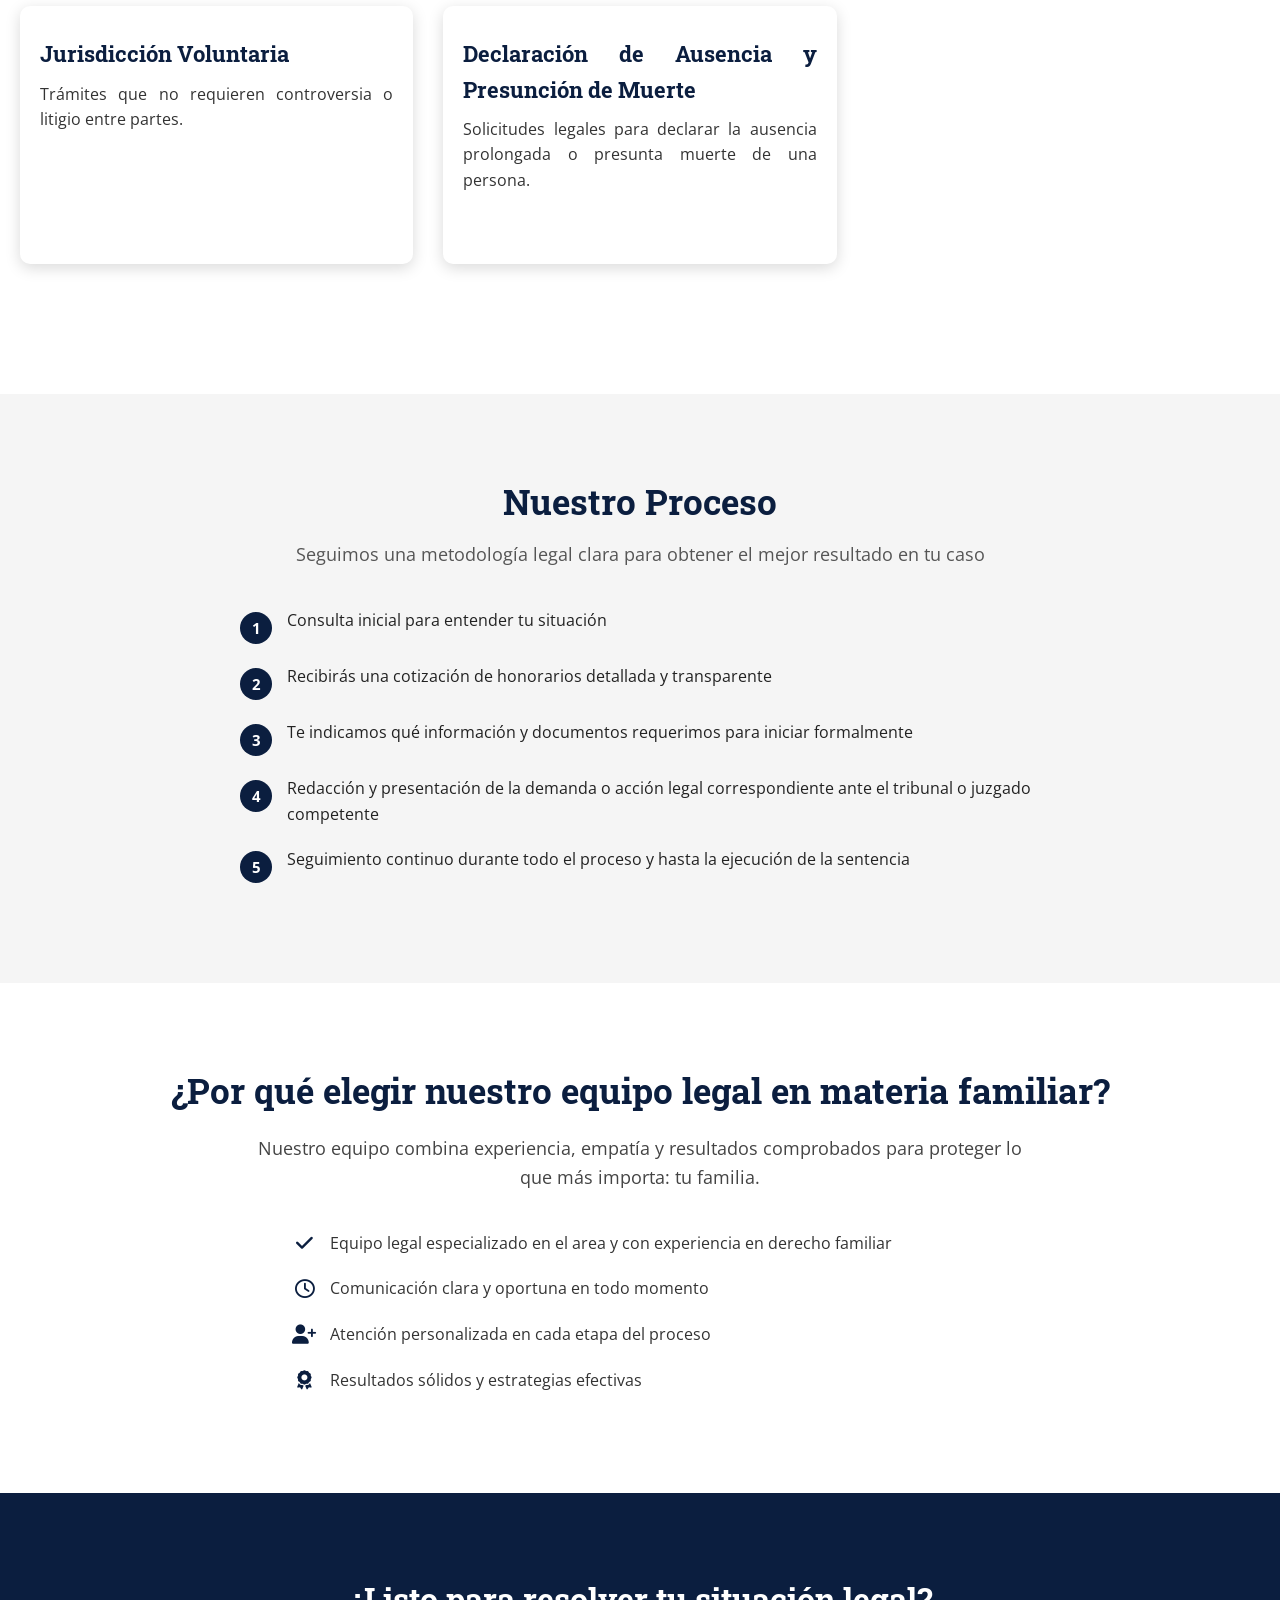
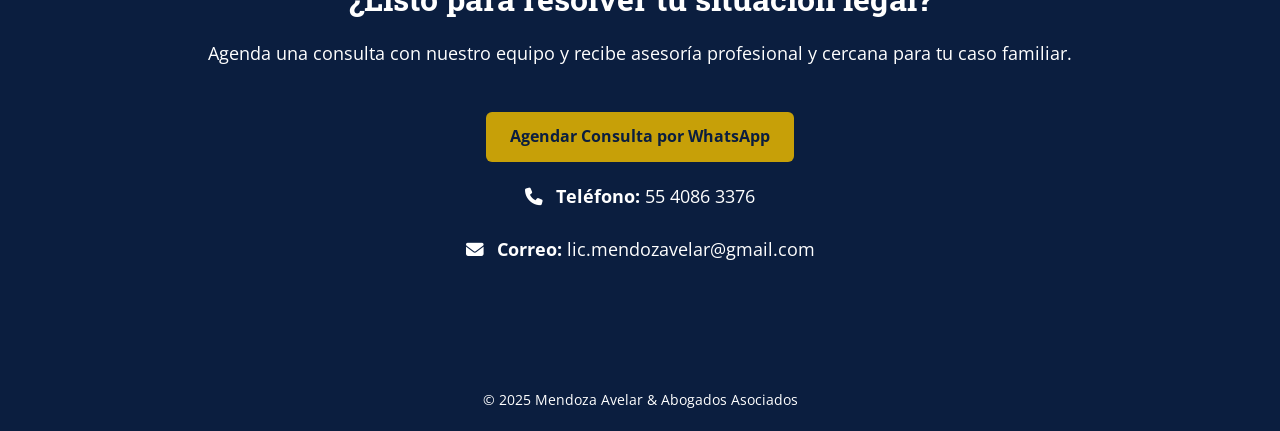
<file: litigio-familiar.html>
<!DOCTYPE html>
<html lang="es">
<head>
  <meta charset="UTF-8" />
  <meta name="viewport" content="width=device-width, initial-scale=1.0" />
  <title>Litigio Familiar | Mendoza Avelar</title>
  <link rel="stylesheet" href="css/subpage.css">
  <link rel="stylesheet" href="css/style.css" />
  <link rel="stylesheet" href="css/litigio-familiar.css" />
  <link href="https://fonts.googleapis.com/css2?family=Open+Sans&family=Roboto+Slab:wght@600&display=swap" rel="stylesheet">
  <link rel="stylesheet" href="https://cdnjs.cloudflare.com/ajax/libs/font-awesome/6.5.0/css/all.min.css">
  <link rel="stylesheet" href="https://unpkg.com/aos@2.3.1/dist/aos.css" />
</head>
<body>

  <nav class="navbar">
    <img src="img/logo.png" alt="Logo Mendoza Avelar" class="logo">
    <!-- Boton hamburguesa -->
    <div class="hamburguesa" onclick="toggleMenu()">
      <i class="fas fa-bars"></i>
    </div>
    <ul>
      <li><a href="index.html">Inicio</a></li>
      <li class="dropdown">
        <a href="servicios.html" class="dropbtn">Servicios</a>
        <div class="dropdown-content">
          <a href="servicios.html">General</a>
          <a href="litigio-amparo.html">Amparo</a>
          <a href="consultoria.html">Consultoría Legal</a>
          <a href="litigio-civil.html">Litigio Civil</a>
          <a href="litigio-familiar.html">Litigio Familiar</a>
          <a href="litigio-mercantil.html">Litigio Mercantil</a>
          <a href="colaboracion.html">Colaboración Jurídica Externa</a>
        </div>
      </li>
      <li><a href="nosotros.html">Nosotros</a></li>
      <li><a href="index.html#contacto">Contacto</a></li>
    </ul>
  </nav>

  <section class="hero-split">
    <div class="hero-texto" data-aos="zoom-in">
      <h1>Litigio Familiar</h1>
      <p class="subtitulo">Guía legal compasiva en asuntos profundamente personales</p>
      <p>
        Los conflictos familiares son sensibles y emocionalmente complejos. Nuestro equipo te ofrece orientación jurídica con empatía, luchando por tus derechos y el bienestar de tu familia.
      </p>
      <a href="https://wa.me/525560696657?text=Hola%2C%20me%20gustar%C3%ADa%20agendar%20una%20consulta%20legal%20con%20su%20firma.%20%C2%BFPodr%C3%ADan%20brindarme%20m%C3%A1s%20informaci%C3%B3n%3F" 
        class="btn" 
        target="_blank" 
        aria-label="Agendar consulta por WhatsApp">
        Agendar Consulta
      </a>

    </div>
    <div class="hero-imagen">
      <img src="img/derecho-familiar.png" alt="Imagen Litigio Familiar" data-aos="zoom-in">
    </div>
  </section>

  <section class="estadisticas" data-aos="fade-up">
    <div class="estadistica">
      <h3>+300</h3>
      <p>Familias apoyadas</p>
    </div>
    <div class="estadistica">
      <h3>92%</h3>
      <p>Casos exitosos</p>
    </div>
    <div class="estadistica">
      <h3>+10</h3>
      <p>Años de experiencia</p>
    </div>
  </section>

  <section class="servicios-pag" data-aos="fade-up">
    <h2>Derecho Familiar</h2>
    <p class="intro">
      El Derecho Familiar pertenece al derecho privado y se encarga de regular las relaciones jurídicas entre los miembros de la familia. Dentro de esta área, brindamos atención en los siguientes juicios y acciones:
    </p>

    <div class="grid-servicios">
      <div class="card-servicio" data-aos="zoom-in" data-aos-delay="200">
        <h3>Divorcio</h3>
        <p>Procesos de divorcio conforme al régimen matrimonial: sociedad conyugal o separación de bienes.</p>
      </div>
      <div class="card-servicio" data-aos="zoom-in" data-aos-delay="250">
        <h3>Pensión Alimenticia</h3>
        <p>Solicitud, modificación o cumplimiento de obligaciones alimentarias entre familiares.</p>
      </div>
      <div class="card-servicio" data-aos="zoom-in" data-aos-delay="300">
        <h3>Guarda y Custodia</h3>
        <p>Determinación de quién tendrá la custodia de menores y régimen de convivencia.</p>
      </div>
      <div class="card-servicio" data-aos="zoom-in" data-aos-delay="350">
        <h3>Pérdida de Patria Potestad</h3>
        <p>Procedimientos legales para extinguir la patria potestad cuando hay causales legales.</p>
      </div>
      <div class="card-servicio" data-aos="zoom-in" data-aos-delay="400">
        <h3>Denuncia Intestamentaria</h3>
        <p>Procedimientos para repartir bienes cuando la persona fallecida no dejó testamento.</p>
      </div>
      <div class="card-servicio" data-aos="zoom-in" data-aos-delay="450">
        <h3>Denuncia Testamentaria</h3>
        <p>Juicio para ejecutar y hacer valer el testamento de una persona fallecida.</p>
      </div>
      <div class="card-servicio" data-aos="zoom-in" data-aos-delay="500">
        <h3>Jurisdicción Voluntaria</h3>
        <p>Trámites que no requieren controversia o litigio entre partes.</p>
      </div>
      <div class="card-servicio" data-aos="zoom-in" data-aos-delay="550">
        <h3>Declaración de Ausencia y Presunción de Muerte</h3>
        <p>Solicitudes legales para declarar la ausencia prolongada o presunta muerte de una persona.</p>
      </div>
    </div>
  </section>

  <section class="proceso" data-aos="fade-up">
    <h2>Nuestro Proceso</h2>
    <p class="proceso-subtitulo">Seguimos una metodología legal clara para obtener el mejor resultado en tu caso</p>
    <ol class="proceso-lista">
      <li><span>1</span> Consulta inicial para entender tu situación</li>
      <li><span>2</span> Recibirás una cotización de honorarios detallada y transparente</li>
      <li><span>3</span> Te indicamos qué información y documentos requerimos para iniciar formalmente</li>
      <li><span>4</span> Redacción y presentación de la demanda o acción legal correspondiente ante el tribunal o juzgado competente</li>
      <li><span>5</span> Seguimiento continuo durante todo el proceso y hasta la ejecución de la sentencia</li>
    </ol>
  </section>

  <section class="porque" data-aos="fade-up">
    <h2>¿Por qué elegir nuestro equipo legal en materia familiar?</h2>
    <p class="porque-subtitulo">
      Nuestro equipo combina experiencia, empatía y resultados comprobados para proteger lo que más importa: tu familia.
    </p>
    <ul class="porque-lista">
      <li><i class="fa-solid fa-check"></i>  Equipo legal especializado en el area y con experiencia en derecho familiar</li>
      <li><i class="fa-regular fa-clock"></i> Comunicación clara y oportuna en todo momento</li>
      <li><i class="fa-solid fa-user-plus"></i>  Atención personalizada en cada etapa del proceso</li>
      <li><i class="fa-solid fa-award"></i> Resultados sólidos y estrategias efectivas</li>
    </ul>
  </section>

  <section class="cta" data-aos="fade-up">
    <h2>¿Listo para resolver tu situación legal?</h2>
    <p>Agenda una consulta con nuestro equipo y recibe asesoría profesional 
      y cercana para tu caso familiar.</p>

    <a href="https://wa.me/525560696657?text=Hola%2C%20me%20gustar%C3%ADa%20agendar%20una%20consulta%20legal%20con%20su%20firma.%20%C2%BFPodr%C3%ADan%20brindarme%20m%C3%A1s%20informaci%C3%B3n%3F"
      class="btn" target="_blank">
      Agendar Consulta por WhatsApp
    </a>

    <div class="cta-contacto">
      <p><strong><i class="fa-solid fa-phone"></i> Teléfono:</strong> <a href="tel:+525540863376">55 4086 3376</a></p>
      <p><strong><i class="fa-solid fa-envelope"></i> Correo:</strong> <a href="mailto:lic.mendozavelar@gmail.com">lic.mendozavelar@gmail.com</a></p>
    </div>
  </section>

  <footer>
    <p>&copy; 2025 Mendoza Avelar & Abogados Asociados</p>
  </footer>

  <script src="https://unpkg.com/aos@2.3.1/dist/aos.js"></script>
  <script>
    AOS.init({ duration: 1000, easing: 'ease-in-out', once: true });
  </script>

  <a href="https://wa.me/5540863376" class="whatsapp-float" target="_blank" aria-label="Chatea con nosotros por WhatsApp">
    <img src="img/whatsapp-icon.svg" alt="WhatsApp">
  </a>

  <!-- Boton hamburguesa -->
  <script>
    function toggleMenu() {
      const menu = document.querySelector('.navbar ul');
      menu.classList.toggle('mostrar');
    }

    // Cierra el menú al hacer clic en cualquier enlace
    document.addEventListener('DOMContentLoaded', () => {
      const links = document.querySelectorAll('.navbar ul li a');
      links.forEach(link => {
        link.addEventListener('click', () => {
          const menu = document.querySelector('.navbar ul');
          if (menu.classList.contains('mostrar')) {
            menu.classList.remove('mostrar');
          }
        });
      });
    });
  </script>

</body>
</html>
</file>
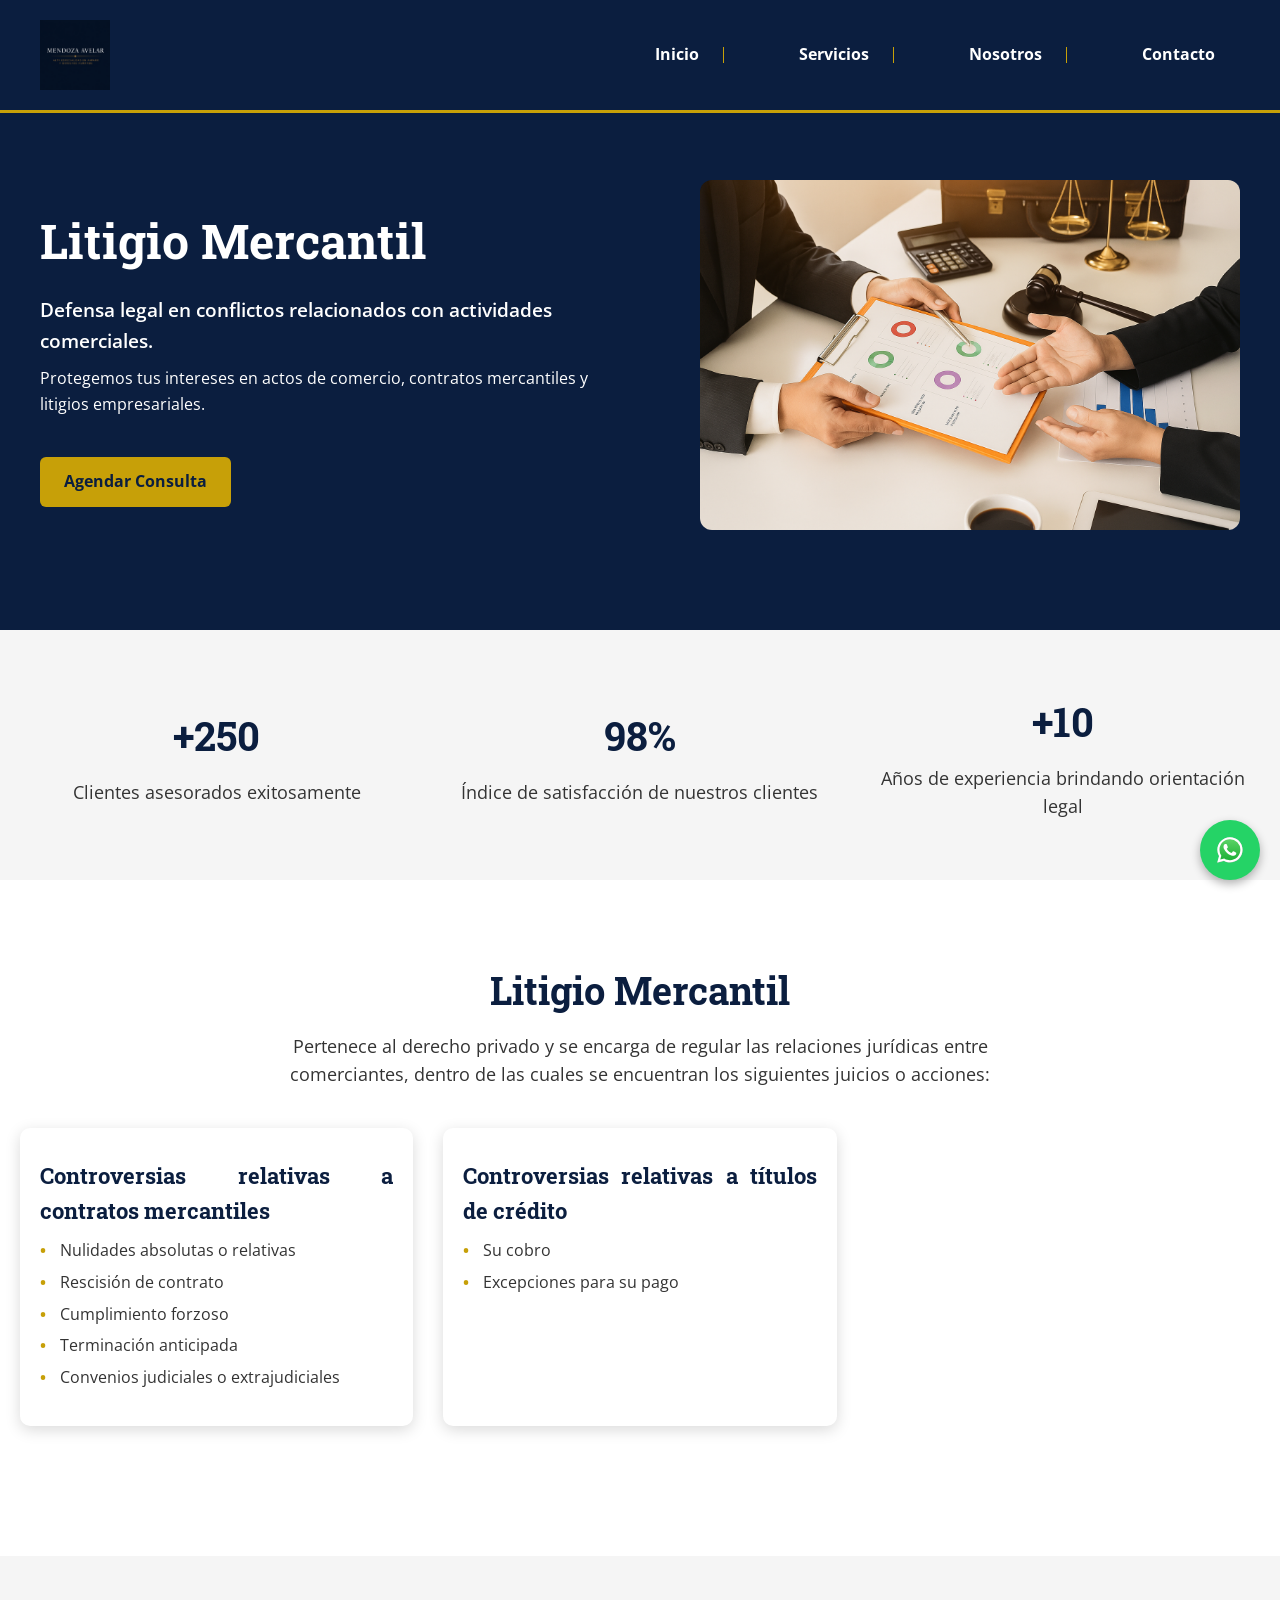
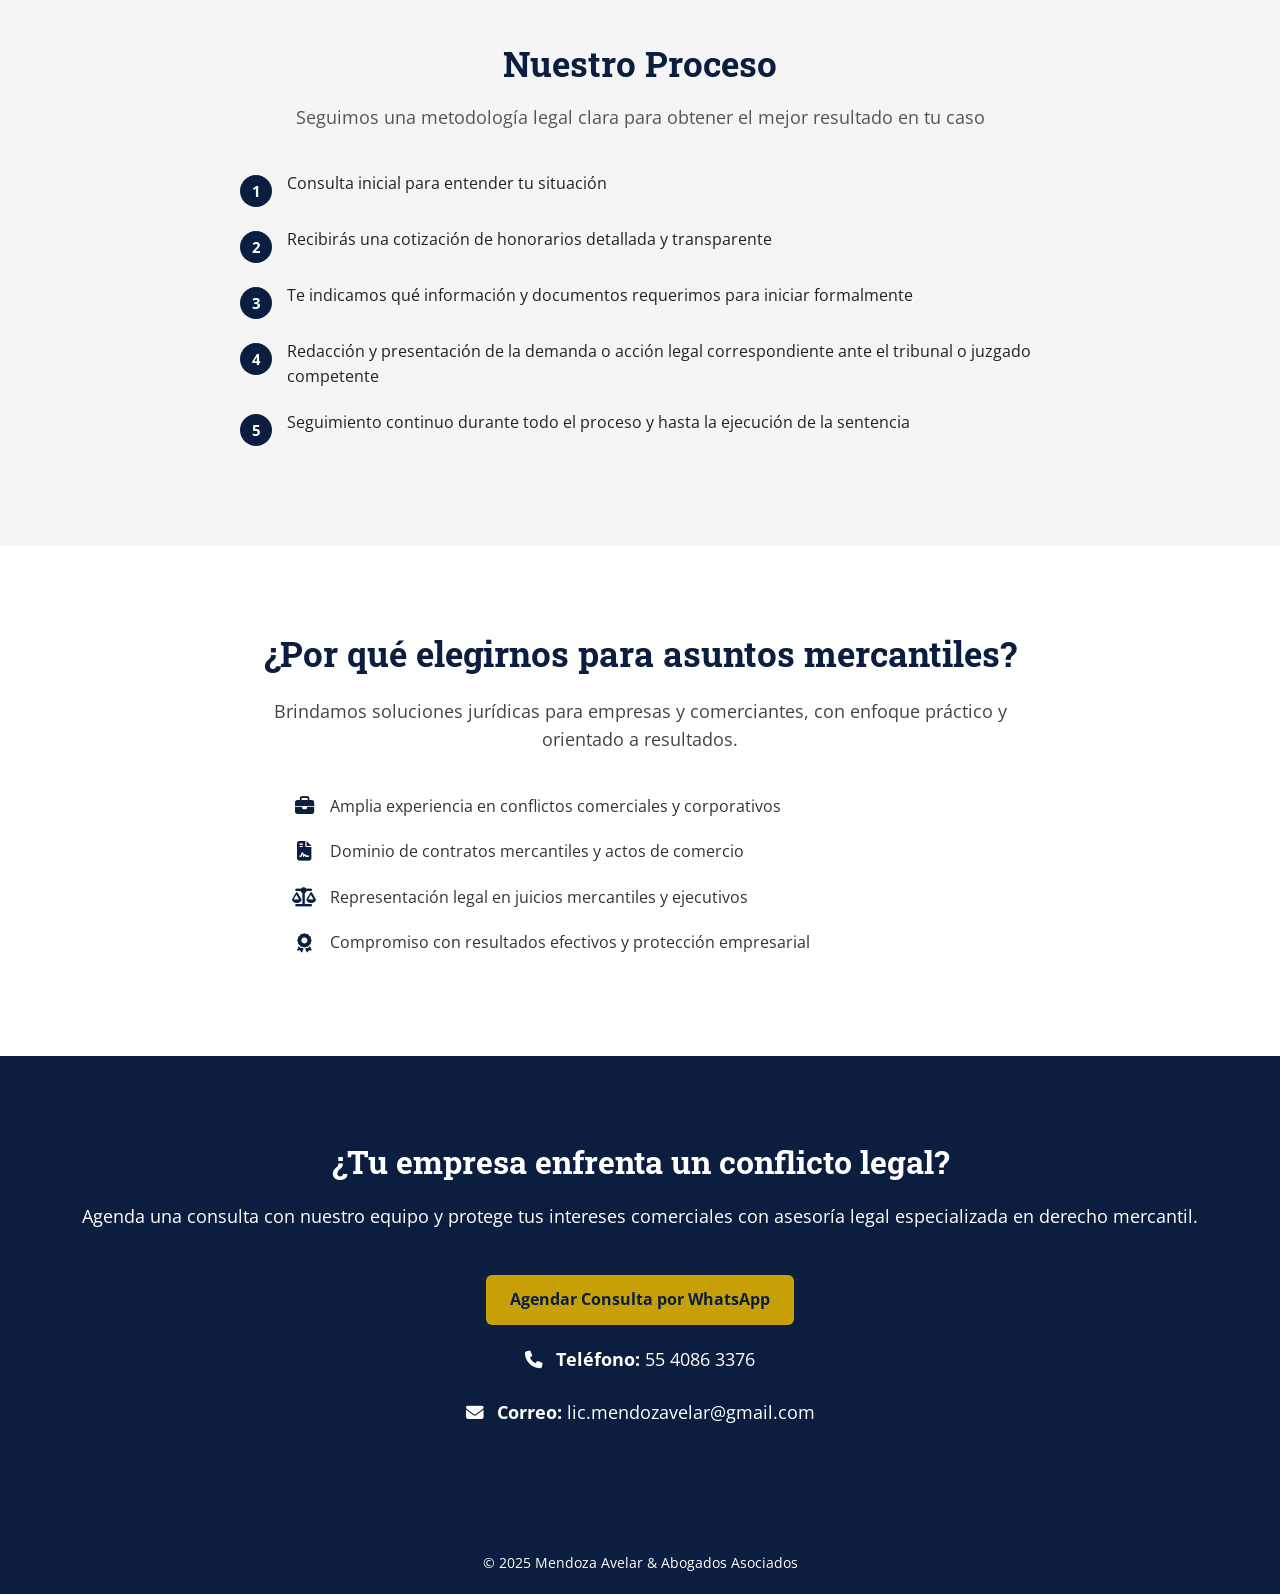
<file: litigio-mercantil.html>
<!DOCTYPE html>
<html lang="es">
<head>
  <meta charset="UTF-8" />
  <meta name="viewport" content="width=device-width, initial-scale=1.0" />
  <title>Litigio Mercantil | Mendoza Avelar</title>
  <link rel="stylesheet" href="css/subpage.css" />
  <link rel="stylesheet" href="css/style.css" />
  <link rel="stylesheet" href="css/litigio-mercantil.css" />
  <link href="https://fonts.googleapis.com/css2?family=Open+Sans&family=Roboto+Slab:wght@600&display=swap" rel="stylesheet">
  <link rel="stylesheet" href="https://cdnjs.cloudflare.com/ajax/libs/font-awesome/6.5.0/css/all.min.css">
  <link rel="stylesheet" href="https://unpkg.com/aos@2.3.1/dist/aos.css" />
</head>
<body>

  <nav class="navbar">
    <img src="img/logo.png" alt="Logo Mendoza Avelar" class="logo">
    <!-- Boton hamburguesa -->
    <div class="hamburguesa" onclick="toggleMenu()">
      <i class="fas fa-bars"></i>
    </div>
    <ul>
      <li><a href="index.html">Inicio</a></li>
      <li class="dropdown">
        <a href="servicios.html" class="dropbtn">Servicios</a>
        <div class="dropdown-content">
          <a href="servicios.html">General</a>
          <a href="litigio-amparo.html">Amparo</a>
          <a href="consultoria.html">Consultoría Legal</a>
          <a href="litigio-civil.html">Litigio Civil</a>
          <a href="litigio-familiar.html">Litigio Familiar</a>
          <a href="litigio-mercantil.html">Litigio Mercantil</a>
          <a href="colaboracion.html">Colaboración Jurídica Externa</a>
        </div>
      </li>
      <li><a href="nosotros.html">Nosotros</a></li>
      <li><a href="index.html#contacto">Contacto</a></li>
    </ul>
  </nav>

  <section class="hero-split">
    <div class="hero-texto" data-aos="zoom-in">
      <h1>Litigio Mercantil</h1>
      <p class="subtitulo">Defensa legal en conflictos relacionados con actividades comerciales.</p>
      <p>
        Protegemos tus intereses en actos de comercio, contratos mercantiles y litigios empresariales.
      </p>
      <a href="https://wa.me/525560696657?text=Hola%2C%20me%20gustar%C3%ADa%20agendar%20una%20consulta%20legal%20con%20su%20firma.%20%C2%BFPodr%C3%ADan%20brindarme%20m%C3%A1s%20informaci%C3%B3n%3F" 
        class="btn" 
        target="_blank" 
        aria-label="Agendar consulta por WhatsApp">
        Agendar Consulta
      </a>

    </div>
    <div class="hero-imagen">
      <img src="img/derecho-mercantil.png" alt="Imagen Derecho Mercantil" data-aos="zoom-in">
    </div>
  </section>

  <section class="estadisticas" data-aos="fade-up">
    <div class="estadistica">
      <h3>+250</h3>
      <p>Clientes asesorados exitosamente</p>
    </div>
    <div class="estadistica">
      <h3>98%</h3>
      <p>Índice de satisfacción de nuestros clientes</p>
    </div>
    <div class="estadistica">
      <h3>+10</h3>
      <p>Años de experiencia brindando orientación legal</p>
    </div>
  </section>

  <section class="servicios-pag" data-aos="fade-up">
    <h2>Litigio Mercantil</h2>
    <p class="intro">
      Pertenece al derecho privado y se encarga de regular las relaciones jurídicas entre 
      comerciantes, dentro de las cuales se encuentran los siguientes juicios o acciones:
    </p>

    <div class="grid-servicios">
      <div class="card-servicio" data-aos="zoom-in" data-aos-delay="100">
        <h3>Controversias relativas a contratos mercantiles</h3>
        <ul>
          <li>Nulidades absolutas o relativas</li>
          <li>Rescisión de contrato</li>
          <li>Cumplimiento forzoso</li>
          <li>Terminación anticipada</li>
          <li>Convenios judiciales o extrajudiciales</li>
        </ul>
      </div>
      <div class="card-servicio" data-aos="zoom-in" data-aos-delay="200">
        <h3>Controversias relativas a títulos de crédito</h3>
        <ul>
          <li>Su cobro</li>
          <li>Excepciones para su pago</li>
        </ul>
      </div>
    </div>
  </section>

  <section class="proceso" data-aos="fade-up">
      <h2>Nuestro Proceso</h2>
      <p class="proceso-subtitulo">Seguimos una metodología legal clara para obtener el mejor resultado en tu caso</p>
      <ol class="proceso-lista">
        <li><span>1</span> Consulta inicial para entender tu situación</li>
        <li><span>2</span> Recibirás una cotización de honorarios detallada y transparente</li>
        <li><span>3</span> Te indicamos qué información y documentos requerimos para iniciar formalmente</li>
        <li><span>4</span> Redacción y presentación de la demanda o acción legal correspondiente ante el tribunal o juzgado competente</li>
        <li><span>5</span> Seguimiento continuo durante todo el proceso y hasta la ejecución de la sentencia</li>
      </ol>
  </section>
    
  <section class="porque" data-aos="fade-up"> 
    <h2>¿Por qué elegirnos para asuntos mercantiles?</h2>
    <p class="porque-subtitulo">
      Brindamos soluciones jurídicas para empresas y comerciantes, con enfoque práctico y orientado a resultados.
    </p>
    <ul class="porque-lista">
      <li><i class="fa-solid fa-briefcase"></i> Amplia experiencia en conflictos comerciales y corporativos</li>
      <li><i class="fa-solid fa-file-contract"></i> Dominio de contratos mercantiles y actos de comercio</li>
      <li><i class="fa-solid fa-scale-balanced"></i> Representación legal en juicios mercantiles y ejecutivos</li>
      <li><i class="fa-solid fa-award"></i> Compromiso con resultados efectivos y protección empresarial</li>
    </ul>
  </section>

  <section class="cta" data-aos="fade-up">
    <h2>¿Tu empresa enfrenta un conflicto legal?</h2>
    <p>Agenda una consulta con nuestro equipo y protege tus intereses comerciales con asesoría legal especializada en derecho mercantil.</p>

    <a href="https://wa.me/525560696657?text=Hola%2C%20me%20gustar%C3%ADa%20agendar%20una%20consulta%20legal%20con%20su%20firma.%20%C2%BFPodr%C3%ADan%20brindarme%20m%C3%A1s%20informaci%C3%B3n%3F"
      class="btn" target="_blank">
      Agendar Consulta por WhatsApp
    </a>

    <div class="cta-contacto">
      <p><strong><i class="fa-solid fa-phone"></i> Teléfono:</strong> <a href="tel:+525540863376">55 4086 3376</a></p>
      <p><strong><i class="fa-solid fa-envelope"></i> Correo:</strong> <a href="mailto:lic.mendozavelar@gmail.com">lic.mendozavelar@gmail.com</a></p>
    </div>
  </section>

  <footer>
    <p>&copy; 2025 Mendoza Avelar & Abogados Asociados</p>
  </footer>

  <script src="https://unpkg.com/aos@2.3.1/dist/aos.js"></script>
  <script>
    AOS.init({ duration: 1000, easing: 'ease-in-out', once: true });
  </script>

  <a href="https://wa.me/5540863376" class="whatsapp-float" target="_blank" aria-label="Chatea con nosotros por WhatsApp">
    <img src="img/whatsapp-icon.svg" alt="WhatsApp">
  </a>

  <!-- Boton hamburguesa -->
  <script>
    function toggleMenu() {
      const menu = document.querySelector('.navbar ul');
      menu.classList.toggle('mostrar');
    }

    // Cierra el menú al hacer clic en cualquier enlace
    document.addEventListener('DOMContentLoaded', () => {
      const links = document.querySelectorAll('.navbar ul li a');
      links.forEach(link => {
        link.addEventListener('click', () => {
          const menu = document.querySelector('.navbar ul');
          if (menu.classList.contains('mostrar')) {
            menu.classList.remove('mostrar');
          }
        });
      });
    });
  </script>
    
</body>
</html>
</file>
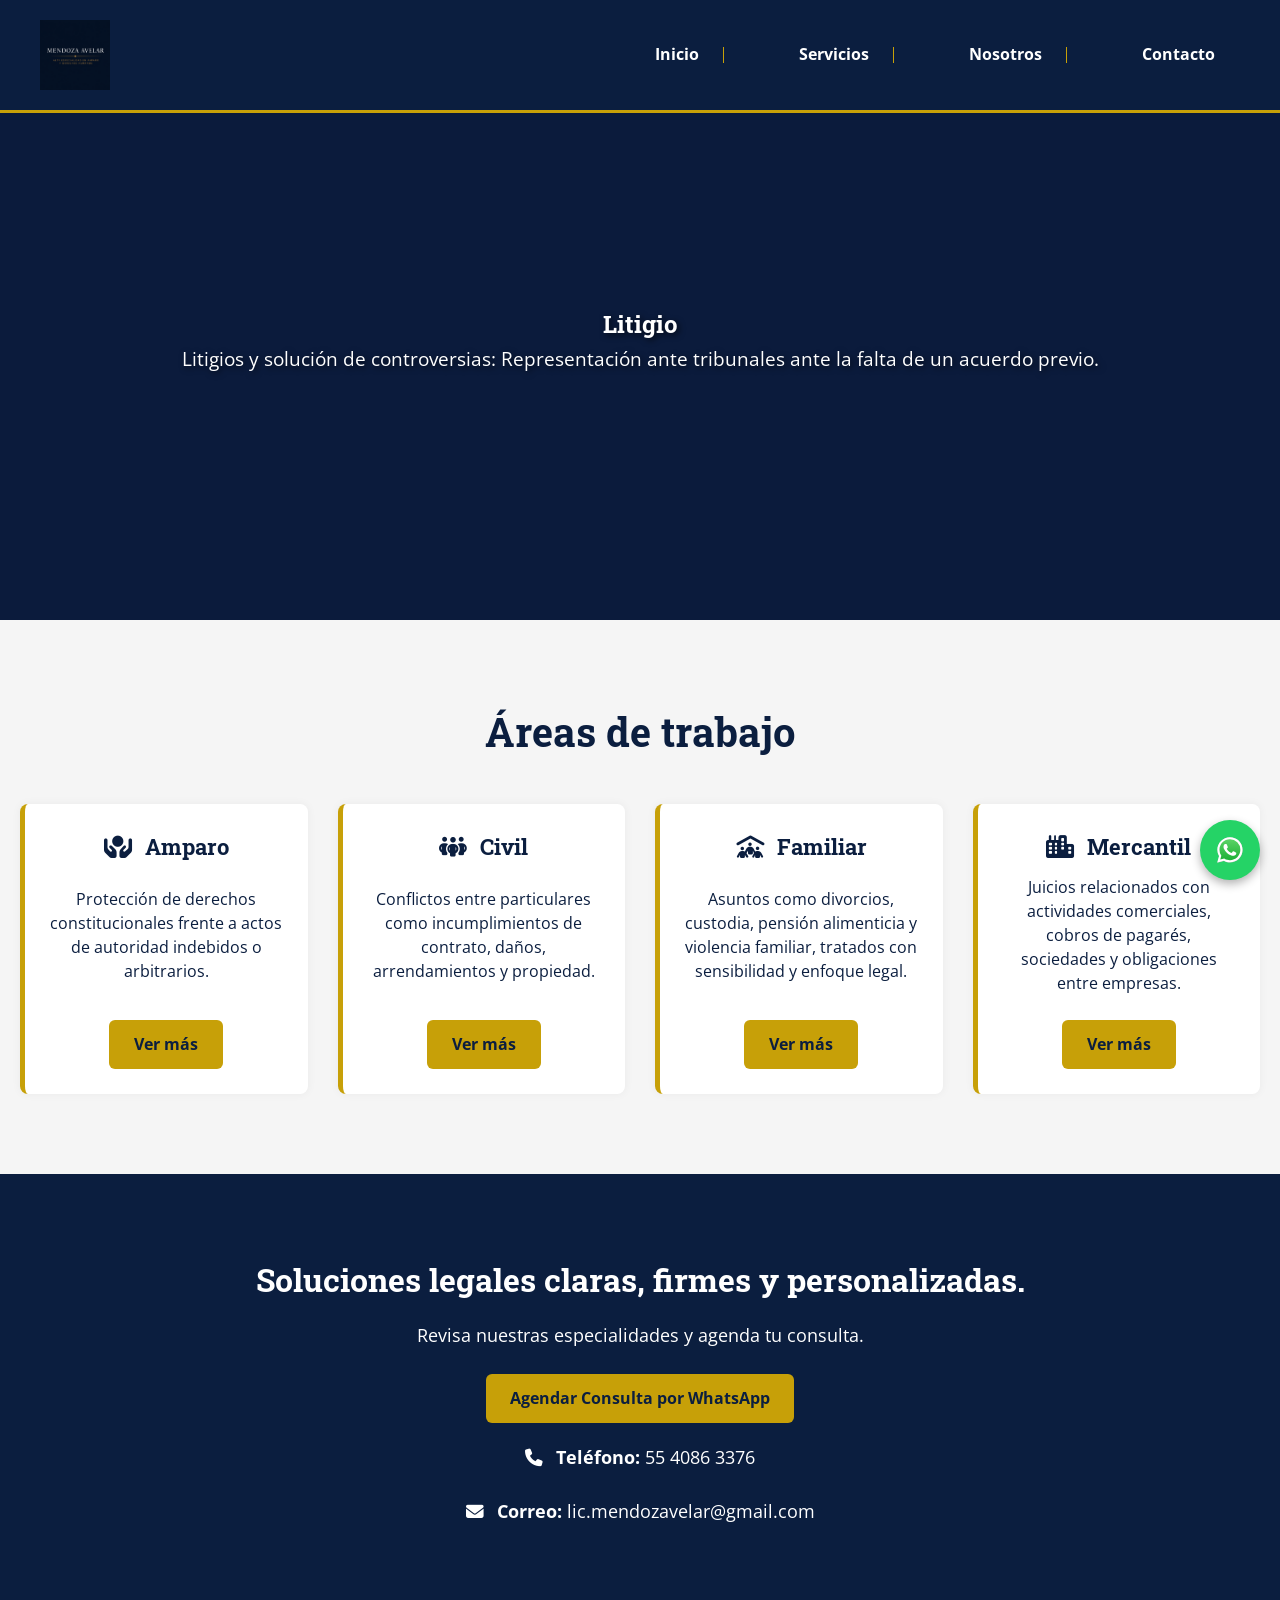
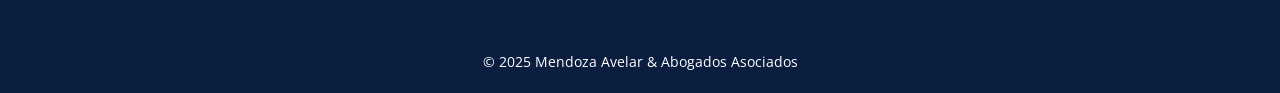
<file: litigio.html>
<!DOCTYPE html>
<html lang="es">
<head>
  <meta charset="UTF-8">
  <meta name="viewport" content="width=device-width, initial-scale=1.0">
  <title>Servicios | Mendoza Avelar</title>
  <link rel="stylesheet" href="css/subpage.css" />
  <link rel="stylesheet" href="css/style.css"/>
  <link rel="stylesheet" href="css/servicios.css"/>
  <link href="https://fonts.googleapis.com/css2?family=Open+Sans&family=Roboto+Slab:wght@600&display=swap" rel="stylesheet">
  <link rel="stylesheet" href="https://cdnjs.cloudflare.com/ajax/libs/font-awesome/6.5.0/css/all.min.css">
  <link rel="stylesheet" href="https://unpkg.com/aos@2.3.1/dist/aos.css" />
  <style>
    .servicio i {
      transition: transform 0.3s ease, color 0.3s ease;
      margin-right: 8px;
    }

    .servicio:hover i {
      animation: bounce-icon 0.6s ease;
      color: #f5c518;
    }

    @keyframes bounce-icon {
      0%, 100% {
        transform: translateY(0);
      }
      50% {
        transform: translateY(-5px);
      }
    }
  </style>
</head>
<body>
  
  <nav class="navbar">
    <img src="img/logo.png" alt="Logo Mendoza Avelar" class="logo">
    <!-- Boton hamburguesa -->
    <div class="hamburguesa" onclick="toggleMenu()">
      <i class="fas fa-bars"></i>
    </div>
    <ul>
      <li><a href="index.html">Inicio</a></li>
      <li><a href="servicios.html">Servicios</a></li>
      <li><a href="nosotros.html">Nosotros</a></li>
      <li><a href="index.html#contacto">Contacto</a></li>
    </ul>
  </nav>

  <section class="hero fade-in-section">
    <div class="hero-content" data-aos="fade-up">
      <h1>Litigio</h1>
      <p>Litigios y solución de controversias: Representación ante tribunales ante la falta de un acuerdo previo.</p>
    </div>
  </section>


  <section id="areas" class="servicios fade-in-section">
    <h2 data-aos="fade-up">Áreas de trabajo</h2>
    <div class="servicios-grid">
      <div class="servicio" data-aos="fade-up" data-aos-delay="100">
        <h3><i class="fa-solid fa-hands-holding-circle"></i> Amparo</h3>
        <p>Protección de derechos constitucionales frente a actos de autoridad indebidos o arbitrarios.</p>
        <a href="litigio-amparo.html" class="btn">Ver más</a>
      </div>
      <div class="servicio" data-aos="fade-up" data-aos-delay="200">
        <h3><i class="fa-solid fa-people-group"></i> Civil</h3>
        <p>Conflictos entre particulares como incumplimientos de contrato, daños, arrendamientos y propiedad.</p>
        <a href="litigio-civil.html" class="btn">Ver más</a>
      </div>
      <div class="servicio" data-aos="fade-up" data-aos-delay="300">
        <h3><i class="fa-solid fa-people-roof"></i> Familiar</h3>
        <p>Asuntos como divorcios, custodia, pensión alimenticia y violencia familiar, tratados con sensibilidad y enfoque legal.</p>
        <a href="litigio-familiar.html" class="btn">Ver más</a>
      </div>
      <div class="servicio" data-aos="fade-up" data-aos-delay="400">
        <h3><i class="fa-solid fa-city"></i> Mercantil</h3>
        <p>Juicios relacionados con actividades comerciales, cobros de pagarés, sociedades y obligaciones entre empresas.</p>
        <a href="litigio-mercantil.html" class="btn">Ver más</a>
      </div>
    </div>
  </section>
  
  <section class="cta" data-aos="fade-up">
    <h2>Soluciones legales claras, firmes y personalizadas.</h2>
    <p>Revisa nuestras especialidades y agenda tu consulta.</p>

    <a href="https://wa.me/525560696657?text=Hola%2C%20me%20gustar%C3%ADa%20agendar%20una%20consulta%20legal%20con%20su%20firma.%20%C2%BFPodr%C3%ADan%20brindarme%20m%C3%A1s%20informaci%C3%B3n%3F"
      class="btn" target="_blank">
      Agendar Consulta por WhatsApp
    </a>

    <div class="cta-contacto">
      <p><strong><i class="fa-solid fa-phone"></i> Teléfono:</strong> <a href="tel:+525540863376">55 4086 3376</a></p>
      <p><strong><i class="fa-solid fa-envelope"></i> Correo:</strong> <a href="mailto:lic.mendozavelar@gmail.com">lic.mendozavelar@gmail.com</a></p>
    </div>
  </section>

  <footer>
    <p>&copy; 2025 Mendoza Avelar & Abogados Asociados</p>
  </footer>

  <script src="https://unpkg.com/aos@2.3.1/dist/aos.js"></script>
  <script>
    AOS.init({
      duration: 1200,
      easing: 'ease-out-cubic',
      once: true
    });
  </script>

  <!-- WhatsApp --> 
  <a href="https://wa.me/5540863376" class="whatsapp-float" target="_blank" aria-label="Chatea con nosotros por WhatsApp">
    <img src="img/whatsapp-icon.svg" alt="WhatsApp">
  </a>

  <!-- Boton hamburguesa -->
  <script>
    function toggleMenu() {
      const menu = document.querySelector('.navbar ul');
      menu.classList.toggle('mostrar');
    }

    // Cierra el menú al hacer clic en cualquier enlace
    document.addEventListener('DOMContentLoaded', () => {
      const links = document.querySelectorAll('.navbar ul li a');
      links.forEach(link => {
        link.addEventListener('click', () => {
          const menu = document.querySelector('.navbar ul');
          if (menu.classList.contains('mostrar')) {
            menu.classList.remove('mostrar');
          }
        });
      });
    });
  </script>
  
</body>
</html>
</file>
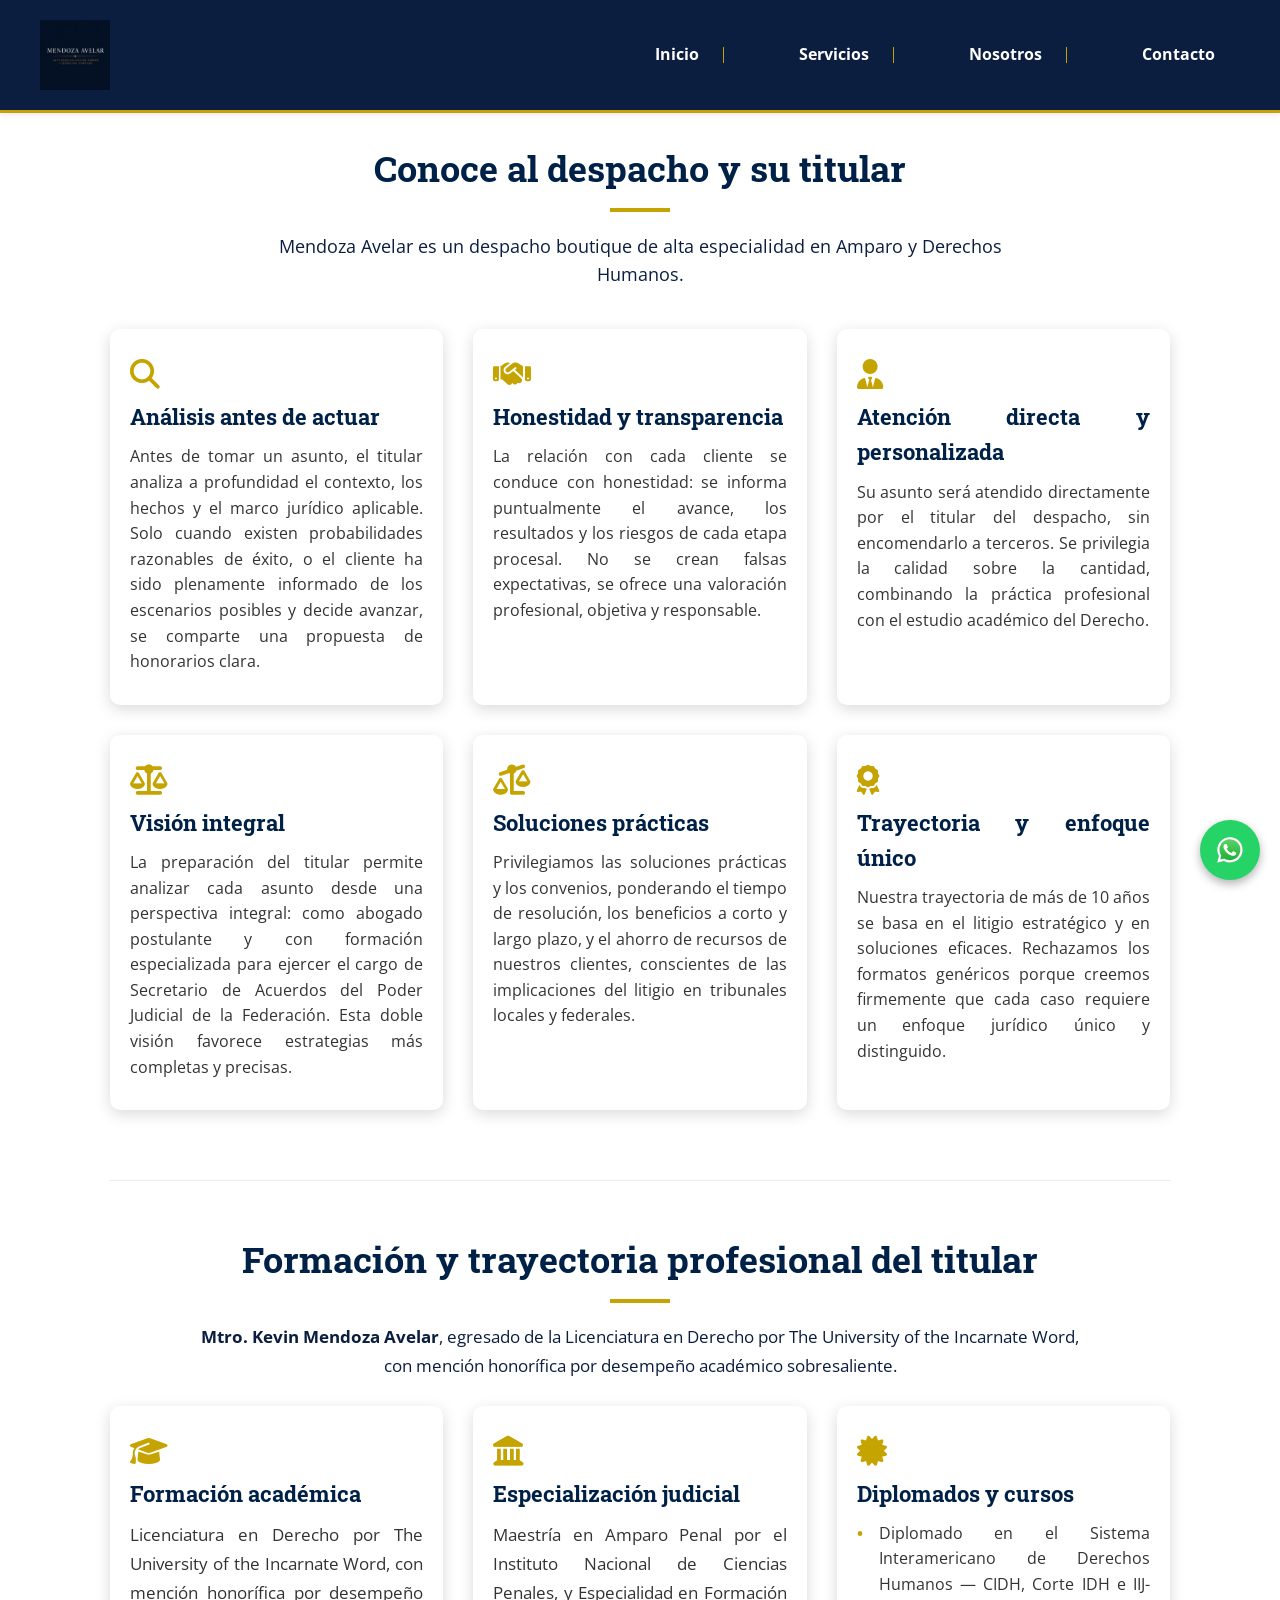
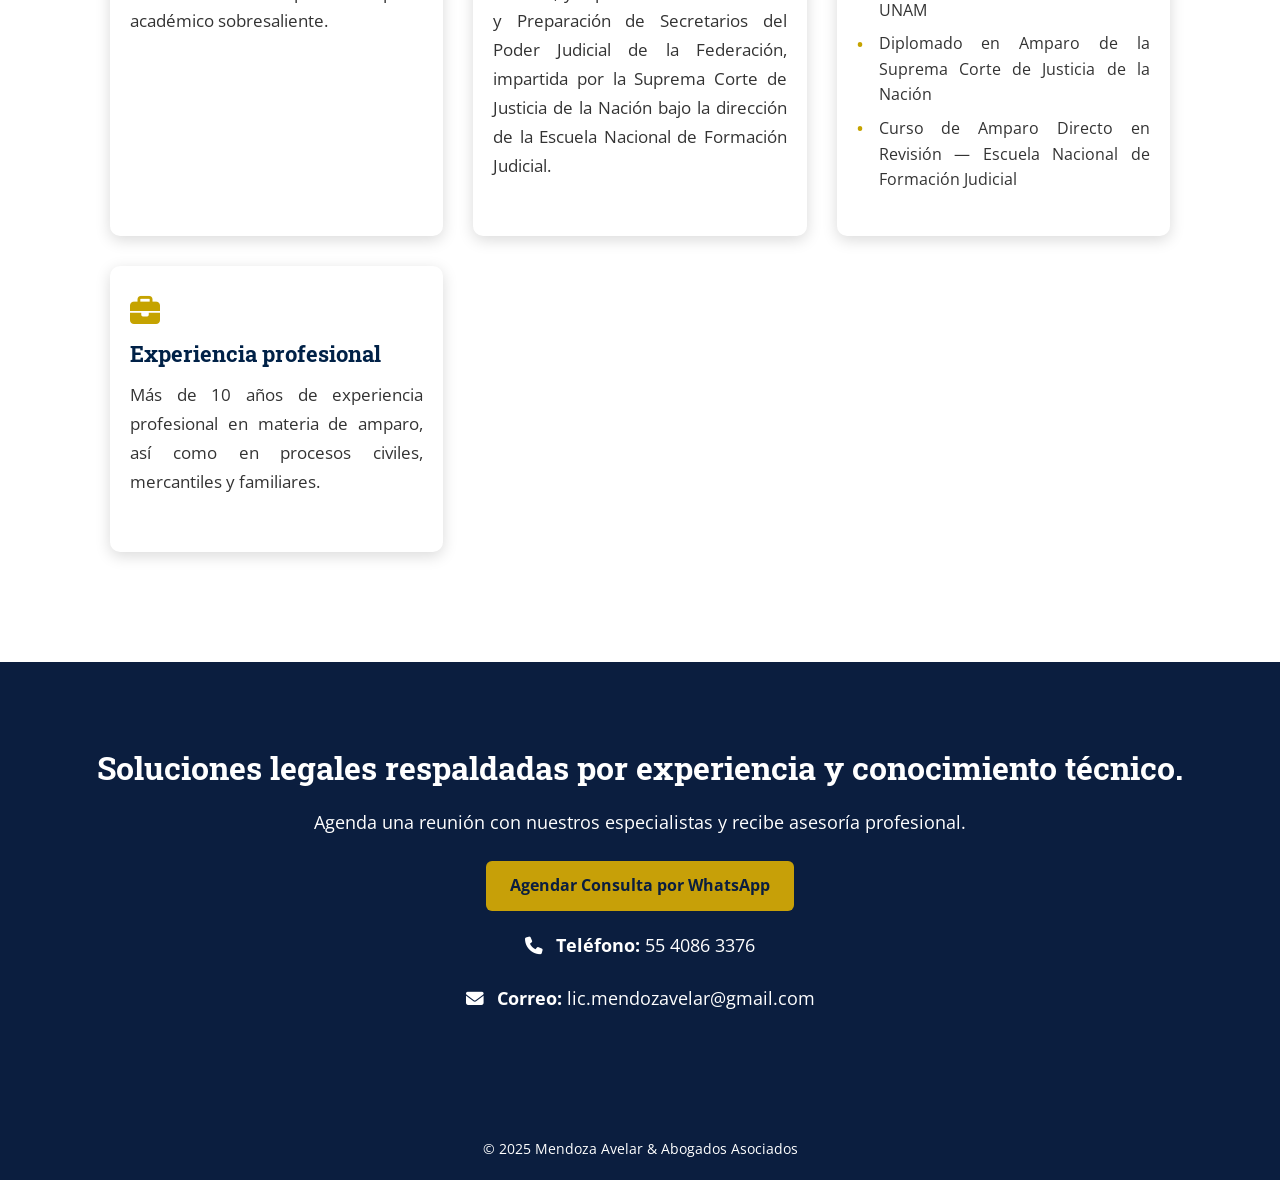
<file: nosotros.html>
<!DOCTYPE html>
<html lang="es">
<head>
  <meta charset="UTF-8">
  <meta name="viewport" content="width=device-width, initial-scale=1.0">
  <title>Nosotros | Mendoza Avelar</title>
  <link rel="stylesheet" href="css/subpage.css" />
  <link rel="stylesheet" href="css/style.css">
  <link rel="stylesheet" href="css/nosotros.css">
  <link href="https://fonts.googleapis.com/css2?family=Open+Sans&family=Roboto+Slab:wght@600&display=swap" rel="stylesheet">
  <link rel="stylesheet" href="https://cdnjs.cloudflare.com/ajax/libs/font-awesome/6.5.0/css/all.min.css">
  <link href="https://unpkg.com/aos@2.3.1/dist/aos.css" rel="stylesheet">
</head>
<body>

  <nav class="navbar">
    <img src="img/logo.png" alt="Logo Mendoza Avelar" class="logo">
    <!-- Boton hamburguesa -->
    <div class="hamburguesa" onclick="toggleMenu()">
      <i class="fas fa-bars"></i>
    </div>
    <ul>
      <li><a href="index.html">Inicio</a></li>
      <li class="dropdown">
        <a href="servicios.html" class="dropbtn">Servicios</a>
        <div class="dropdown-content">
          <a href="servicios.html">General</a>
          <a href="litigio-amparo.html">Amparo</a>
          <a href="consultoria.html">Consultoría Legal</a>
          <a href="litigio-civil.html">Litigio Civil</a>
          <a href="litigio-familiar.html">Litigio Familiar</a>
          <a href="litigio-mercantil.html">Litigio Mercantil</a>
          <a href="colaboracion.html">Colaboración Jurídica Externa</a>
        </div>
      </li>
      <li><a href="nosotros.html">Nosotros</a></li>
      <li><a href="index.html#contacto">Contacto</a></li>
    </ul>
  </nav>

  <section class="nosotros-seccion" id="nosotros">
    <h2 data-aos="fade-up">Conoce al despacho y su titular</h2>
    <p class="intro" data-aos="fade-up" data-aos-delay="100">
      Mendoza Avelar es un despacho boutique de alta especialidad en Amparo y Derechos Humanos.
    </p>

    <div class="nosotros-grid">
      <div class="nosotros-card" data-aos="fade-up" data-aos-delay="100">
        <i class="fa-solid fa-magnifying-glass"></i>
        <h3>Análisis antes de actuar</h3>
        <p>Antes de tomar un asunto, el titular analiza a profundidad el contexto, los hechos y el marco jurídico aplicable. Solo cuando existen probabilidades razonables de éxito, o el cliente ha sido plenamente informado de los escenarios posibles y decide avanzar, se comparte una propuesta de honorarios clara.</p>
      </div>

      <div class="nosotros-card" data-aos="fade-up" data-aos-delay="150">
        <i class="fa-solid fa-handshake"></i>
        <h3>Honestidad y transparencia</h3>
        <p>La relación con cada cliente se conduce con honestidad: se informa puntualmente el avance, los resultados y los riesgos de cada etapa procesal. No se crean falsas expectativas, se ofrece una valoración profesional, objetiva y responsable.</p>
      </div>

      <div class="nosotros-card" data-aos="fade-up" data-aos-delay="200">
        <i class="fa-solid fa-user-tie"></i>
        <h3>Atención directa y personalizada</h3>
        <p>Su asunto será atendido directamente por el titular del despacho, sin encomendarlo a terceros. Se privilegia la calidad sobre la cantidad, combinando la práctica profesional con el estudio académico del Derecho.</p>
      </div>

      <div class="nosotros-card" data-aos="fade-up" data-aos-delay="250">
        <i class="fa-solid fa-scale-balanced"></i>
        <h3>Visión integral</h3>
        <p>La preparación del titular permite analizar cada asunto desde una perspectiva integral: como abogado postulante y con formación especializada para ejercer el cargo de Secretario de Acuerdos del Poder Judicial de la Federación. Esta doble visión favorece estrategias más completas y precisas.</p>
      </div>

      <div class="nosotros-card" data-aos="fade-up" data-aos-delay="300">
        <i class="fa-solid fa-scale-unbalanced"></i>
        <h3>Soluciones prácticas</h3>
        <p>Privilegiamos las soluciones prácticas y los convenios, ponderando el tiempo de resolución, los beneficios a corto y largo plazo, y el ahorro de recursos de nuestros clientes, conscientes de las implicaciones del litigio en tribunales locales y federales.</p>
      </div>

      <div class="nosotros-card" data-aos="fade-up" data-aos-delay="350">
        <i class="fa-solid fa-award"></i>
        <h3>Trayectoria y enfoque único</h3>
        <p>Nuestra trayectoria de más de 10 años se basa en el litigio estratégico y en soluciones eficaces. Rechazamos los formatos genéricos porque creemos firmemente que cada caso requiere un enfoque jurídico único y distinguido.</p>
      </div>
    </div>

    <div class="nosotros-extra">
      <h2 data-aos="fade-up">Formación y trayectoria profesional del titular</h2>
      <p class="intro" data-aos="fade-up" data-aos-delay="100">
        <strong>Mtro. Kevin Mendoza Avelar</strong>, egresado de la Licenciatura en Derecho por
        The University of the Incarnate Word, con mención honorífica por desempeño académico sobresaliente.
      </p>

      <div class="nosotros-grid">
        <div class="nosotros-card" data-aos="fade-up" data-aos-delay="100">
          <i class="fa-solid fa-graduation-cap"></i>
          <h3>Formación académica</h3>
          <p>Licenciatura en Derecho por The University of the Incarnate Word, con mención honorífica por desempeño académico sobresaliente.</p>
        </div>

        <div class="nosotros-card" data-aos="fade-up" data-aos-delay="150">
          <i class="fa-solid fa-landmark"></i>
          <h3>Especialización judicial</h3>
          <p>Maestría en Amparo Penal por el Instituto Nacional de Ciencias Penales, y Especialidad en Formación y Preparación de Secretarios del Poder Judicial de la Federación, impartida por la Suprema Corte de Justicia de la Nación bajo la dirección de la Escuela Nacional de Formación Judicial.</p>
        </div>

        <div class="nosotros-card" data-aos="fade-up" data-aos-delay="200">
          <i class="fa-solid fa-certificate"></i>
          <h3>Diplomados y cursos</h3>
          <ul>
            <li>Diplomado en el Sistema Interamericano de Derechos Humanos — CIDH, Corte IDH e IIJ-UNAM</li>
            <li>Diplomado en Amparo de la Suprema Corte de Justicia de la Nación</li>
            <li>Curso de Amparo Directo en Revisión — Escuela Nacional de Formación Judicial</li>
          </ul>
        </div>

        <div class="nosotros-card" data-aos="fade-up" data-aos-delay="250">
          <i class="fa-solid fa-briefcase"></i>
          <h3>Experiencia profesional</h3>
          <p>Más de 10 años de experiencia profesional en materia de amparo, así como en procesos civiles, mercantiles y familiares.</p>
        </div>
      </div>
    </div>
  </section>

  <section class="cta" data-aos="fade-up">
    <h2>Soluciones legales respaldadas por experiencia y conocimiento técnico.</h2>
    <p>Agenda una reunión con nuestros especialistas y recibe asesoría profesional.</p>

    <a href="https://wa.me/525560696657?text=Hola%2C%20me%20gustar%C3%ADa%20agendar%20una%20consulta%20legal%20con%20su%20firma.%20%C2%BFPodr%C3%ADan%20brindarme%20m%C3%A1s%20informaci%C3%B3n%3F"
      class="btn" target="_blank">
      Agendar Consulta por WhatsApp
    </a>

    <div class="cta-contacto">
      <p><strong><i class="fa-solid fa-phone"></i> Teléfono:</strong> <a href="tel:+525540863376">55 4086 3376</a></p>
      <p><strong><i class="fa-solid fa-envelope"></i> Correo:</strong> <a href="mailto:lic.mendozavelar@gmail.com">lic.mendozavelar@gmail.com</a></p>
    </div>
  </section>

  <footer>
    <p>&copy; 2025 Mendoza Avelar & Abogados Asociados</p>
  </footer>

  <script src="https://unpkg.com/aos@2.3.1/dist/aos.js"></script>
  <script>
    AOS.init({ duration: 1200, easing: 'ease-out-cubic', once: true });
  </script>

  <a href="https://wa.me/5540863376" class="whatsapp-float" target="_blank" aria-label="Chatea con nosotros por WhatsApp">
    <img src="img/whatsapp-icon.svg" alt="WhatsApp">
  </a>

  <!-- Boton hamburguesa -->
  <script>
    function toggleMenu() {
      const menu = document.querySelector('.navbar ul');
      menu.classList.toggle('mostrar');
    }

    // Cierra el menú al hacer clic en cualquier enlace
    document.addEventListener('DOMContentLoaded', () => {
      const links = document.querySelectorAll('.navbar ul li a');
      links.forEach(link => {
        link.addEventListener('click', () => {
          const menu = document.querySelector('.navbar ul');
          if (menu.classList.contains('mostrar')) {
            menu.classList.remove('mostrar');
          }
        });
      });
    });
  </script>

</body>
</html>
</file>
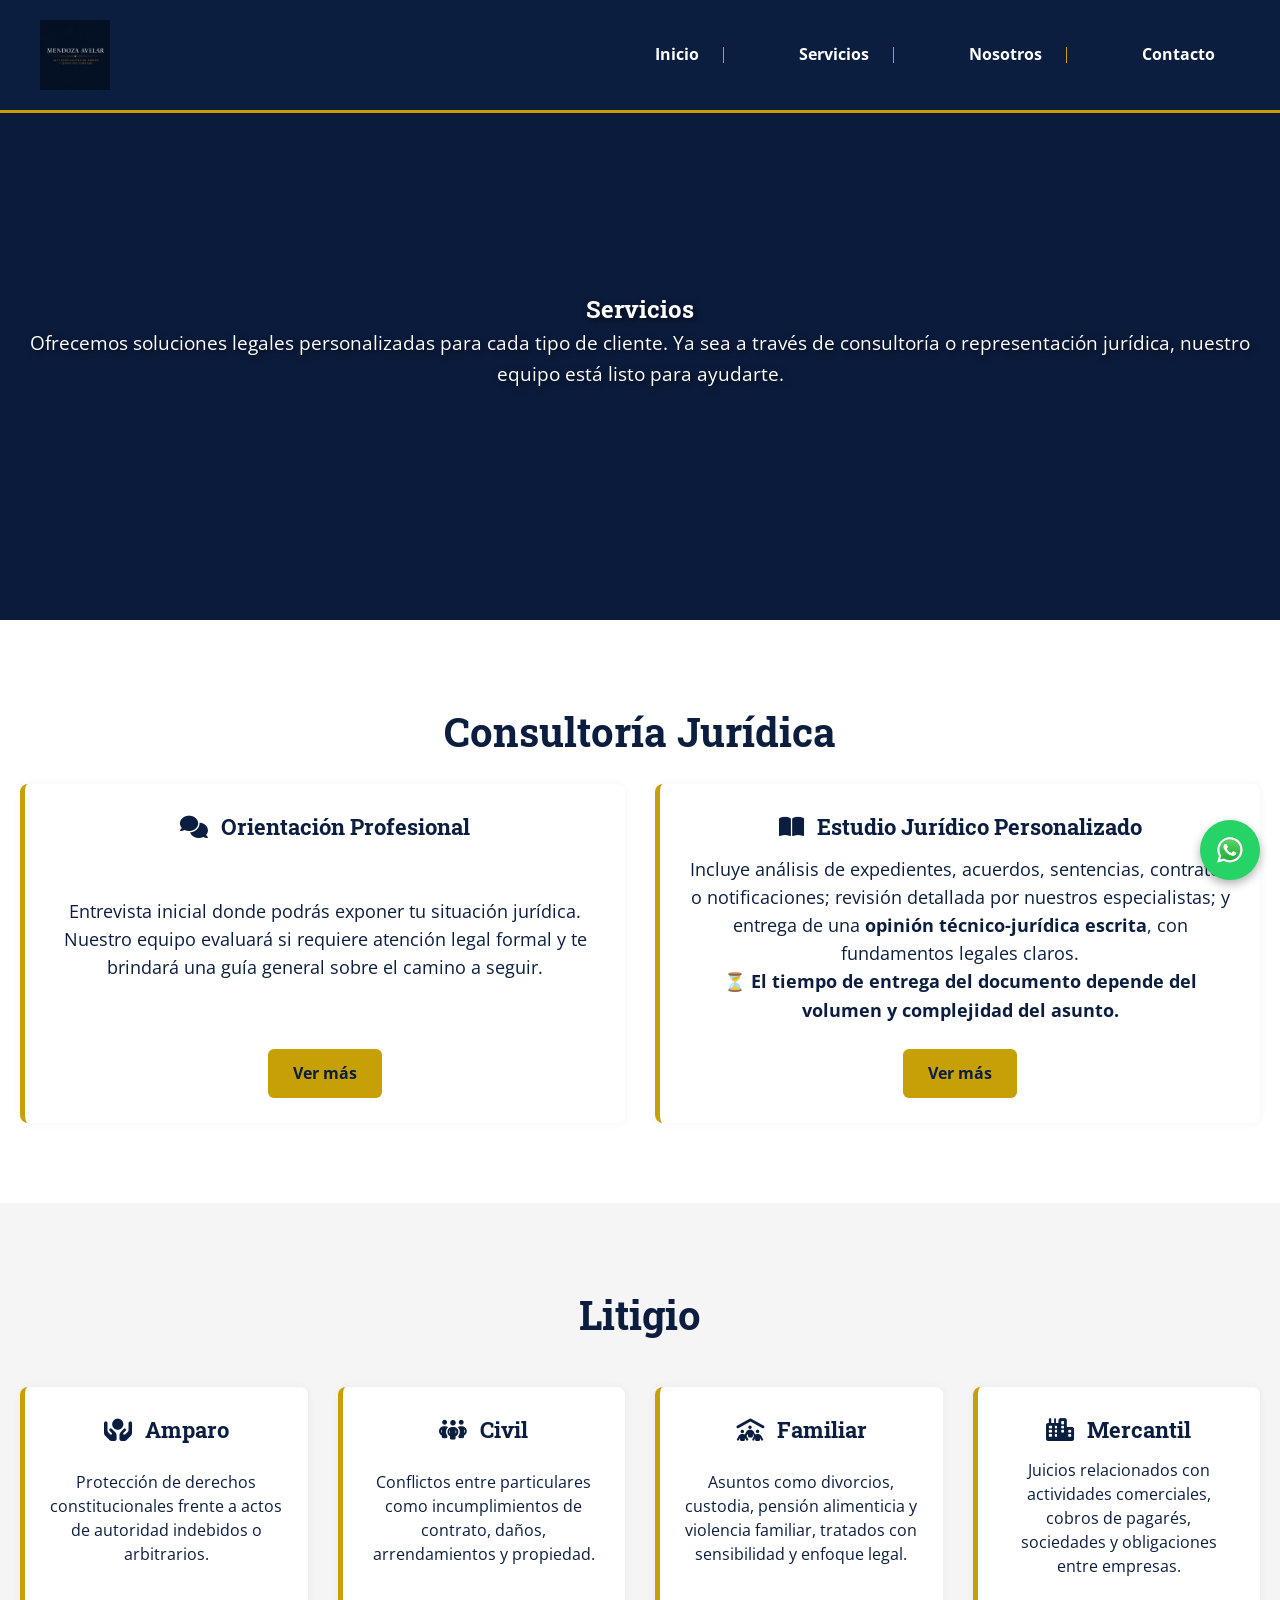
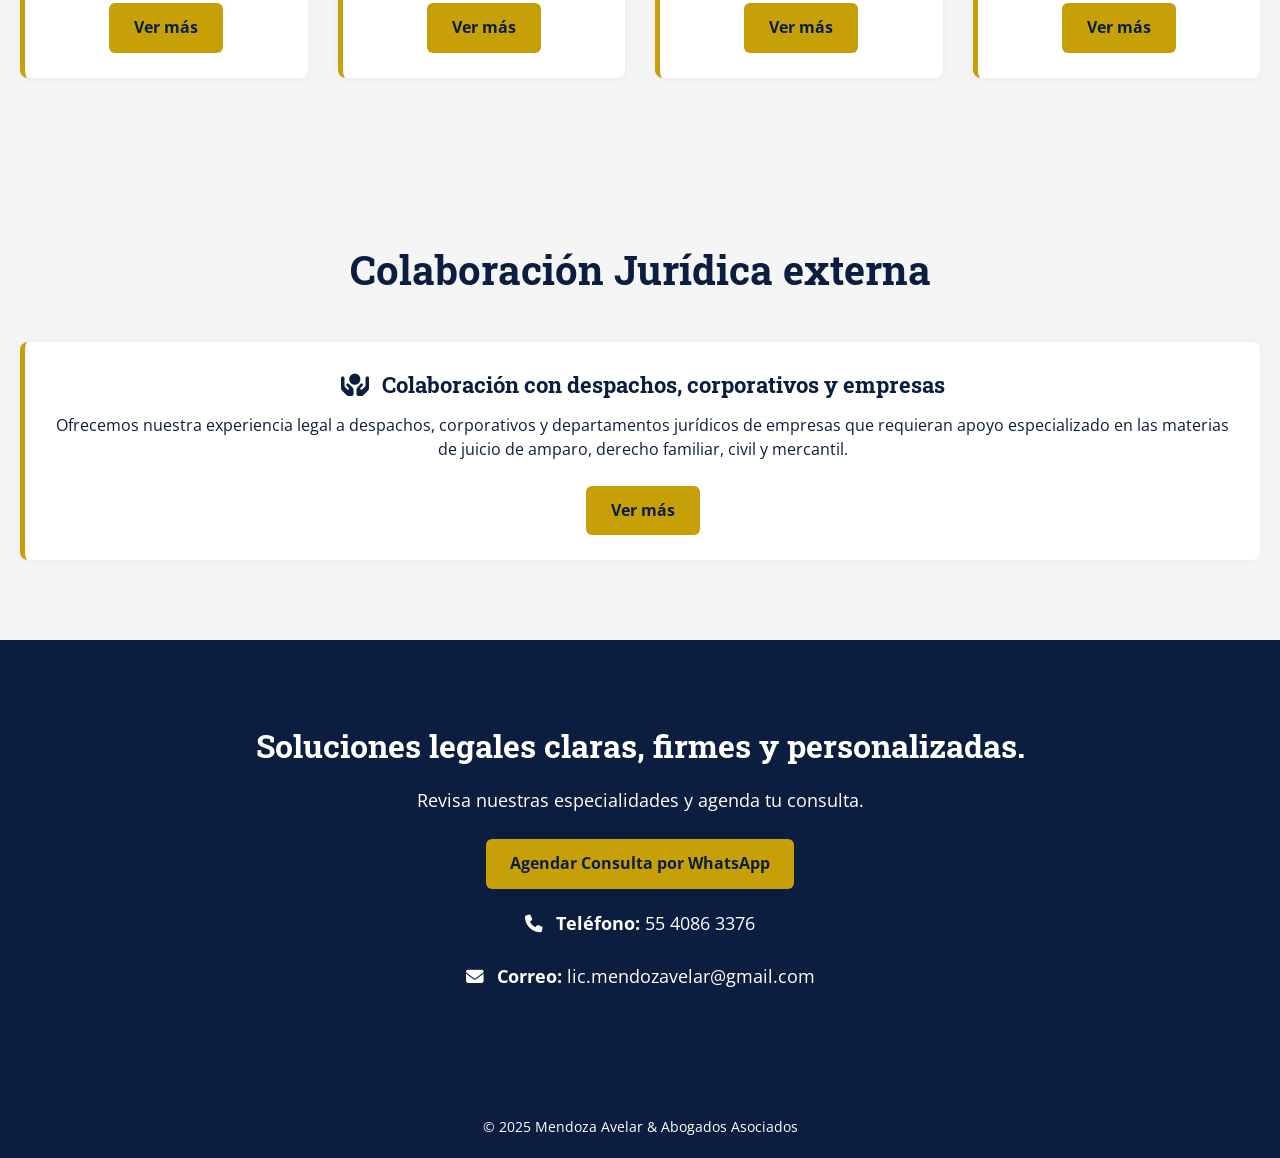
<file: servicios.html>
<!DOCTYPE html>
<html lang="es">
<head>
  <meta charset="UTF-8">
  <meta name="viewport" content="width=device-width, initial-scale=1.0">
  <title>Servicios | Mendoza Avelar</title>
  <link rel="stylesheet" href="css/subpage.css" />
  <link rel="stylesheet" href="css/style.css"/>
  <link rel="stylesheet" href="css/servicios.css"/>
  <link href="https://fonts.googleapis.com/css2?family=Open+Sans&family=Roboto+Slab:wght@600&display=swap" rel="stylesheet">
  <link rel="stylesheet" href="https://cdnjs.cloudflare.com/ajax/libs/font-awesome/6.5.0/css/all.min.css">
  <link rel="stylesheet" href="https://unpkg.com/aos@2.3.1/dist/aos.css" />
  <style>
    .servicio i {
      transition: transform 0.3s ease, color 0.3s ease;
      margin-right: 8px;
    }

    .servicio:hover i {
      animation: bounce-icon 0.6s ease;
      color: #f5c518;
    }

    @keyframes bounce-icon {
      0%, 100% {
        transform: translateY(0);
      }
      50% {
        transform: translateY(-5px);
      }
    }
  </style>
</head>
<body>
  
  <nav class="navbar">
    <img src="img/logo.png" alt="Logo Mendoza Avelar" class="logo">
    <!-- Boton hamburguesa -->
    <div class="hamburguesa" onclick="toggleMenu()">
      <i class="fas fa-bars"></i>
    </div>
    <ul>
      <li><a href="index.html">Inicio</a></li>
      <li><a href="servicios.html">Servicios</a></li>
      <li><a href="nosotros.html">Nosotros</a></li>
      <li><a href="index.html#contacto">Contacto</a></li>
    </ul>
  </nav>

  <section class="hero fade-in-section">
    <div class="hero-content" data-aos="fade-up">
      <h1>Servicios</h1>
      <p>Ofrecemos soluciones legales personalizadas para cada tipo de cliente. Ya sea a través de consultoría o representación jurídica, nuestro equipo está listo para ayudarte.</p>
    </div>
  </section>

  <section class="consultoria fade-in-section">
    <h2 data-aos="fade-up">Consultoría Jurídica</h2>
    <div class="servicios-grid">
      <div class="servicio" data-aos="fade-up" data-aos-delay="100">
        <h3><i class="fas fa-comments"></i> Orientación Profesional</h3>
        <p>Entrevista inicial donde podrás exponer tu situación jurídica. Nuestro equipo evaluará si requiere atención legal formal y te brindará una guía general sobre el camino a seguir.</p>
        <a href="consultoria.html" class="btn">Ver más</a>
      </div>
      <div class="servicio" data-aos="fade-up" data-aos-delay="200">
        <h3><i class="fas fa-book-open"></i> Estudio Jurídico Personalizado</h3>
        <p>Incluye análisis de expedientes, acuerdos, sentencias, contratos o notificaciones; revisión detallada por nuestros especialistas; y entrega de una <strong>opinión técnico-jurídica escrita</strong>, con fundamentos legales claros.</p>
        <p><strong>⏳ El tiempo de entrega del documento depende del volumen y complejidad del asunto.</strong></p>
        <a href="consultoria.html" class="btn">Ver más</a>
      </div>
    </div>
  </section>

  <section id="areas" class="servicios fade-in-section">
    <h2 data-aos="fade-up">Litigio</h2>
    <div class="servicios-grid">
      <div class="servicio" data-aos="fade-up" data-aos-delay="100">
        <h3><i class="fa-solid fa-hands-holding-circle"></i> Amparo</h3>
        <p>Protección de derechos constitucionales frente a actos de autoridad indebidos o arbitrarios.</p>
        <a href="litigio-amparo.html" class="btn">Ver más</a>
      </div>
      <div class="servicio" data-aos="fade-up" data-aos-delay="200">
        <h3><i class="fa-solid fa-people-group"></i> Civil</h3>
        <p>Conflictos entre particulares como incumplimientos de contrato, daños, arrendamientos y propiedad.</p>
        <a href="litigio-civil.html" class="btn">Ver más</a>
      </div>
      <div class="servicio" data-aos="fade-up" data-aos-delay="300">
        <h3><i class="fa-solid fa-people-roof"></i> Familiar</h3>
        <p>Asuntos como divorcios, custodia, pensión alimenticia y violencia familiar, tratados con sensibilidad y enfoque legal.</p>
        <a href="litigio-familiar.html" class="btn">Ver más</a>
      </div>
      <div class="servicio" data-aos="fade-up" data-aos-delay="400">
        <h3><i class="fa-solid fa-city"></i> Mercantil</h3>
        <p>Juicios relacionados con actividades comerciales, cobros de pagarés, sociedades y obligaciones entre empresas.</p>
        <a href="litigio-mercantil.html" class="btn">Ver más</a>
      </div>
    </div>
  </section>

  <section id="areas" class="servicios fade-in-section">
    <h2 data-aos="fade-up">Colaboración Jurídica externa</h2>
    <div class="servicios-grid">
      <div class="servicio" data-aos="fade-up" data-aos-delay="100">
        <h3><i class="fa-solid fa-hands-holding-circle"></i> Colaboración con despachos, corporativos y empresas </h3>
        <p>Ofrecemos nuestra experiencia legal a despachos, corporativos y departamentos jurídicos de empresas que requieran 
          apoyo especializado en las materias de juicio de amparo, derecho familiar, civil y mercantil.</p>
        <a href="colaboracion.html" class="btn">Ver más</a>
      </div>
    </div>
  </section>

  
  <section class="cta" data-aos="fade-up">
    <h2>Soluciones legales claras, firmes y personalizadas.</h2>
    <p>Revisa nuestras especialidades y agenda tu consulta.</p>

    <a href="https://wa.me/525560696657?text=Hola%2C%20me%20gustar%C3%ADa%20agendar%20una%20consulta%20legal%20con%20su%20firma.%20%C2%BFPodr%C3%ADan%20brindarme%20m%C3%A1s%20informaci%C3%B3n%3F"
      class="btn" target="_blank">
      Agendar Consulta por WhatsApp
    </a>

    <div class="cta-contacto">
      <p><strong><i class="fa-solid fa-phone"></i> Teléfono:</strong> <a href="tel:+525540863376">55 4086 3376</a></p>
      <p><strong><i class="fa-solid fa-envelope"></i> Correo:</strong> <a href="mailto:lic.mendozavelar@gmail.com">lic.mendozavelar@gmail.com</a></p>
    </div>
  </section>

  <footer>
    <p>&copy; 2025 Mendoza Avelar & Abogados Asociados</p>
  </footer>

  <script src="https://unpkg.com/aos@2.3.1/dist/aos.js"></script>
  <script>
    AOS.init({
      duration: 1200,
      easing: 'ease-out-cubic',
      once: true
    });
  </script>

  <!-- WhatsApp --> 
  <a href="https://wa.me/5540863376" class="whatsapp-float" target="_blank" aria-label="Chatea con nosotros por WhatsApp">
    <img src="img/whatsapp-icon.svg" alt="WhatsApp">
  </a>

  <!-- Boton hamburguesa -->
  <script>
    function toggleMenu() {
      const menu = document.querySelector('.navbar ul');
      menu.classList.toggle('mostrar');
    }

    // Cierra el menú al hacer clic en cualquier enlace
    document.addEventListener('DOMContentLoaded', () => {
      const links = document.querySelectorAll('.navbar ul li a');
      links.forEach(link => {
        link.addEventListener('click', () => {
          const menu = document.querySelector('.navbar ul');
          if (menu.classList.contains('mostrar')) {
            menu.classList.remove('mostrar');
          }
        });
      });
    });
  </script>
  
</body>
</html>
</file>
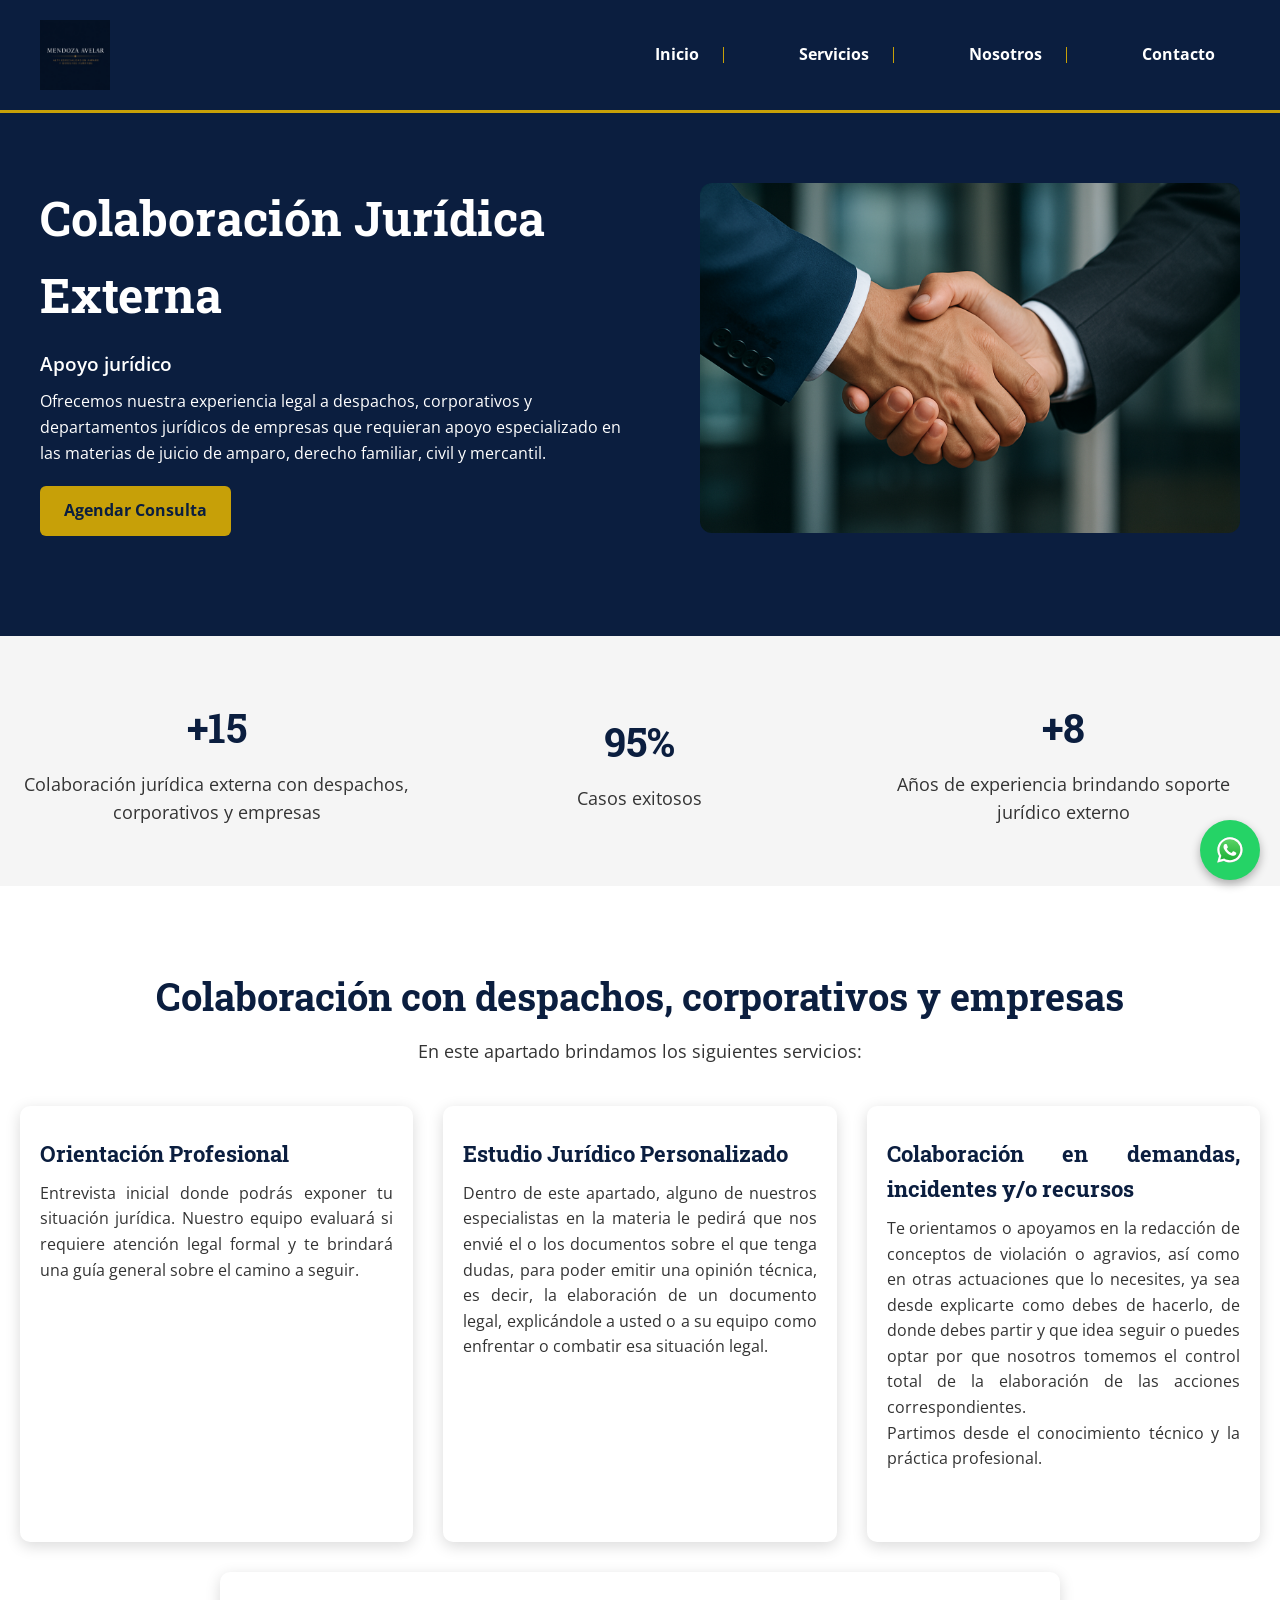
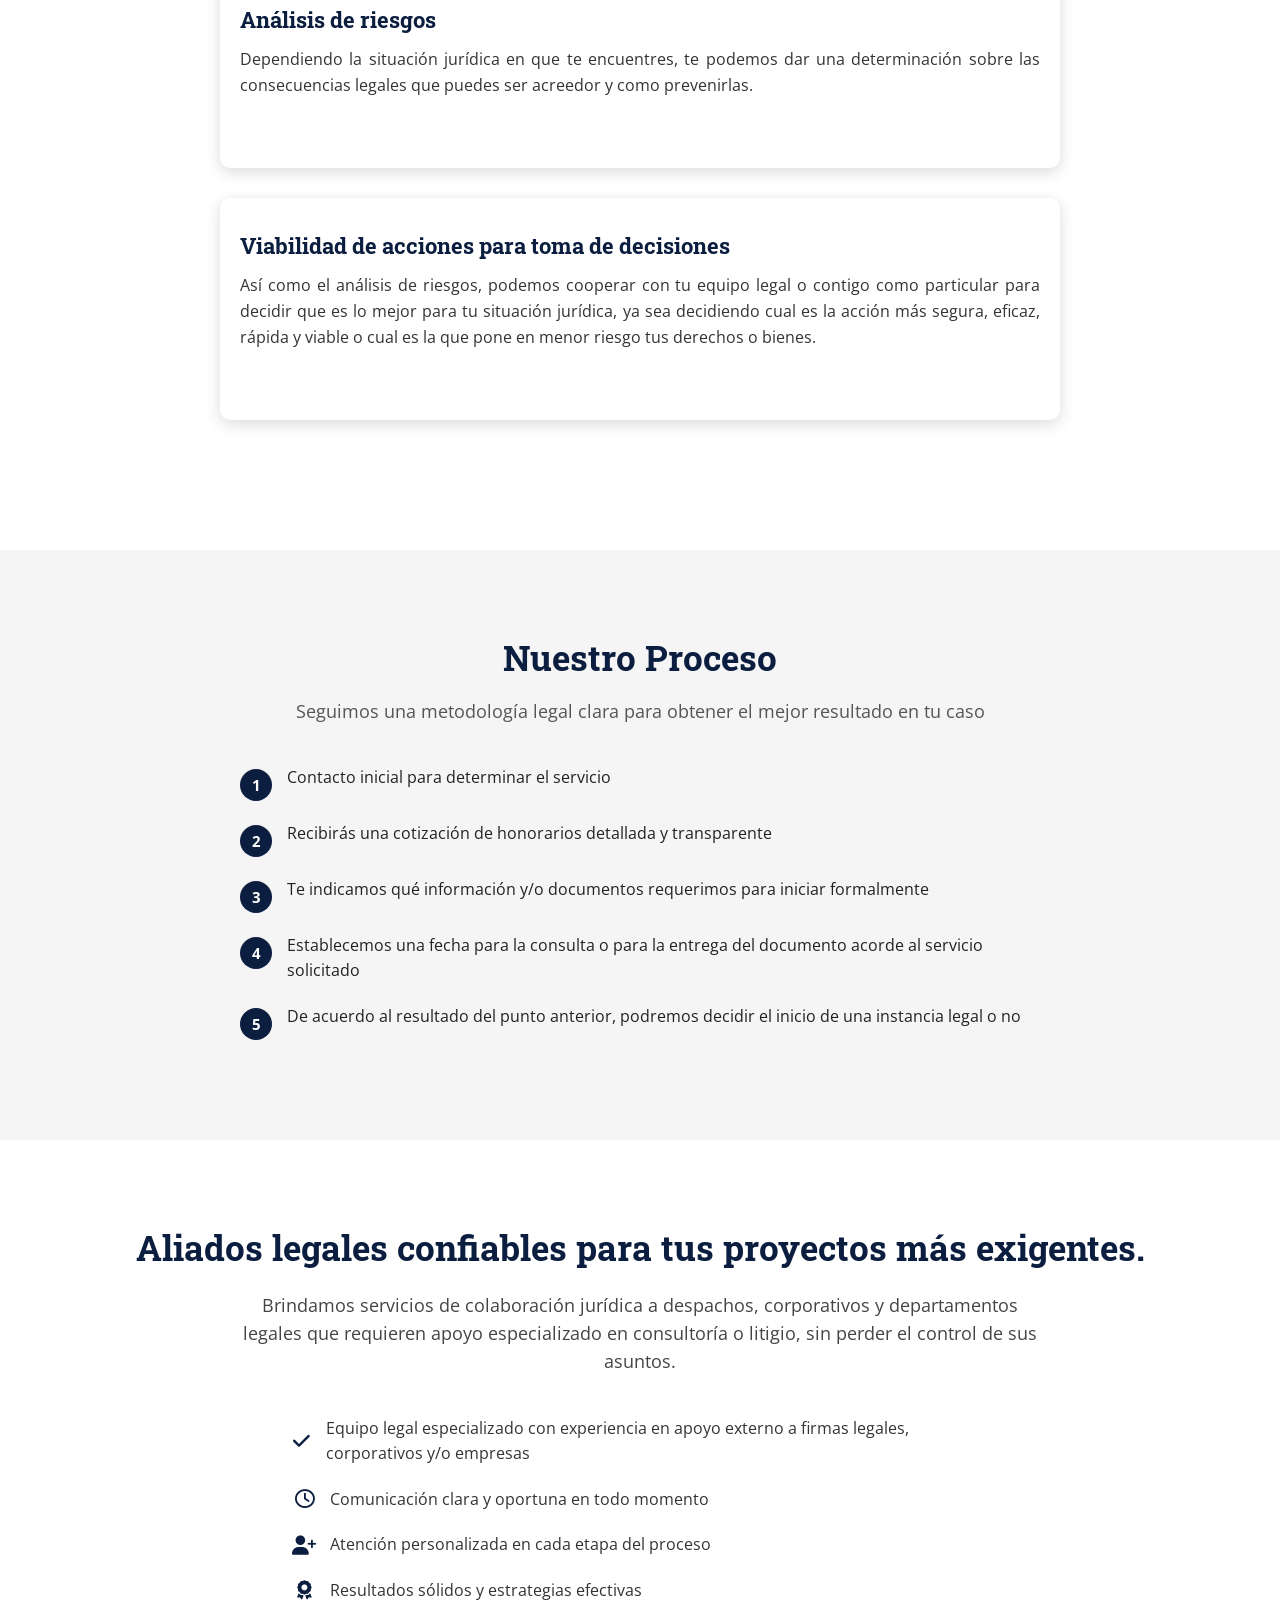
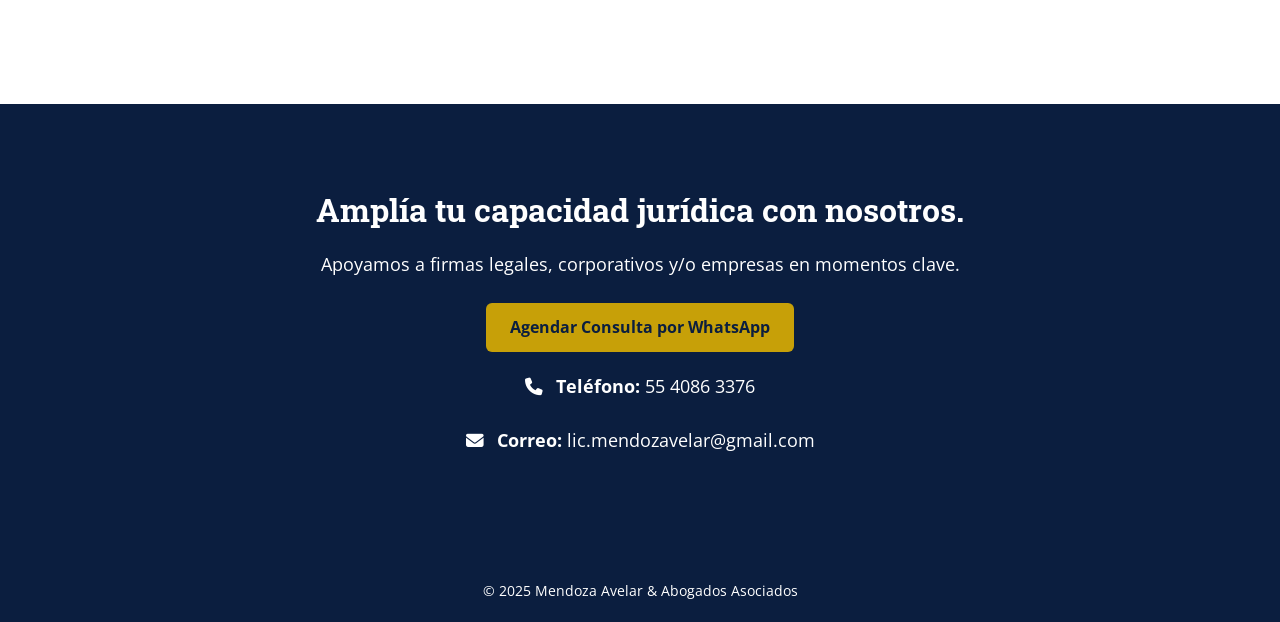
<file: html/colaboracion.html>
<!DOCTYPE html>
<html lang="es">
<head>
  <meta charset="UTF-8" />
  <meta name="viewport" content="width=device-width, initial-scale=1.0" />
  <title>Colaboración Jurídica Externa | Mendoza Avelar</title>
  <link rel="stylesheet" href="../css/subpage.css">
  <link rel="stylesheet" href="../css/style.css">
  <link href="https://fonts.googleapis.com/css2?family=Open+Sans&family=Roboto+Slab:wght@600&display=swap" rel="stylesheet">
  <link rel="stylesheet" href="https://cdnjs.cloudflare.com/ajax/libs/font-awesome/6.5.0/css/all.min.css">
  <link rel="stylesheet" href="https://unpkg.com/aos@2.3.1/dist/aos.css" />
</head>
<body>

  <nav class="navbar">
    <img src="../img/logo.png" alt="Logo Mendoza Avelar" class="logo">
    <!-- Boton hamburguesa -->
    <div class="hamburguesa" onclick="toggleMenu()">
      <i class="fas fa-bars"></i>
    </div>
    <ul>
      <li><a href="index.html">Inicio</a></li>
      <li class="dropdown">
        <a href="servicios.html" class="dropbtn">Servicios</a>
        <div class="dropdown-content">
          <a href="servicios.html">General</a>
          <a href="litigio-amparo.html">Amparo</a>
          <a href="consultoria.html">Consultoría Legal</a>
          <a href="litigio-civil.html">Litigio Civil</a>
          <a href="litigio-familiar.html">Litigio Familiar</a>
          <a href="litigio-mercantil.html">Litigio Mercantil</a>
          <a href="colaboracion.html">Colaboración Jurídica Externa</a>
        </div>
      </li>
      <li><a href="nosotros.html">Nosotros</a></li>
      <li><a href="index.html#contacto">Contacto</a></li>
    </ul>
  </nav>

  <section class="hero-split">
    <div class="hero-texto" data-aos="zoom-in">
      <h1>Colaboración Jurídica Externa</h1>
      <p class="subtitulo">Apoyo jurídico </p>
      <p>Ofrecemos nuestra experiencia legal a despachos, corporativos y departamentos jurídicos de empresas que requieran apoyo especializado en las materias de juicio de amparo, derecho familiar, civil y mercantil.</p>
      <a href="https://wa.me/525560696657?text=Hola%2C%20me%20gustar%C3%ADa%20agendar%20una%20consulta%20legal%20con%20su%20firma.%20%C2%BFPodr%C3%ADan%20brindarme%20m%C3%A1s%20informaci%C3%B3n%3F" 
        class="btn" 
        target="_blank" 
        aria-label="Agendar consulta por WhatsApp">
        Agendar Consulta
      </a>

    </div>
    <div class="hero-imagen">
      <img src="../img/colaboracion.png" alt="Imagen Litigio Familiar" data-aos="zoom-in">
    </div>
  </section>

  <section class="estadisticas" data-aos="fade-up">
    <div class="estadistica">
      <h3>+15</h3>
      <p>Colaboración jurídica externa con despachos, corporativos y empresas</p>
    </div>
    <div class="estadistica">
      <h3>95%</h3>
      <p>Casos exitosos</p>
    </div>
    <div class="estadistica">
      <h3>+8</h3>
      <p>Años de experiencia brindando soporte jurídico externo</p>
    </div>
  </section>

  <section class="servicios-pag" data-aos="fade-up">
    <h2>Colaboración con despachos, corporativos y empresas</h2>
    <p class="intro">
      En este apartado brindamos los siguientes servicios: 
    </p>

    <div class="grid-servicios">
      <div class="card-servicio" data-aos="zoom-in" data-aos-delay="200">
        <h3>Orientación Profesional</h3>
        <p>Entrevista inicial donde podrás exponer tu situación jurídica. Nuestro equipo evaluará si requiere atención 
          legal formal y te brindará una guía general sobre el camino a seguir.</p>
      </div>
      <div class="card-servicio" data-aos="zoom-in" data-aos-delay="250">
        <h3>Estudio Jurídico Personalizado</h3>
        <p>Dentro de este apartado, alguno de nuestros especialistas en la materia le pedirá que nos envié el o los documentos 
            sobre el que tenga dudas, para poder emitir una opinión técnica, es decir, la elaboración de un documento legal, 
            explicándole a usted o a su equipo como enfrentar o combatir esa situación legal.
        </p>
      </div>
      <div class="card-servicio" data-aos="zoom-in" data-aos-delay="300">
        <h3>Colaboración en demandas, incidentes y/o recursos</h3>
        <p>Te orientamos o apoyamos en la redacción de conceptos de violación o agravios, 
            así como en otras actuaciones que lo necesites, ya sea desde explicarte como debes de hacerlo, de donde debes partir y que idea seguir o 
            puedes optar por que nosotros tomemos el control total de la elaboración de las acciones correspondientes.<br>
            Partimos desde el conocimiento técnico y la práctica profesional.
        </p>
      </div>

    <div class="fila-doble" style="grid-column: 1 / -1; display: flex; justify-content: center; gap: 30px; flex-wrap: wrap;">
        <div class="card-servicio" style="grid-column: 2;" data-aos="zoom-in" data-aos-delay="200" >
            <h3>Análisis de riesgos</h3>
            <p>Dependiendo la situación jurídica en que te encuentres, te podemos dar una determinación sobre 
                las consecuencias legales que puedes ser acreedor y como prevenirlas.</p>
        </div>

        <div class="card-servicio" style="grid-column: 3;" data-aos="zoom-in" data-aos-delay="200">
            <h3>Viabilidad de acciones para toma de decisiones</h3>
            <p> Así como el análisis de riesgos, podemos cooperar con tu equipo legal o 
                contigo como particular para decidir que es lo mejor para tu situación jurídica, ya sea decidiendo cual es la acción más segura, eficaz, 
                rápida y viable o cual es la que pone en menor riesgo tus derechos o bienes.</p>
        </div>
    </div>
    </div>
  </section>

  <section class="proceso" data-aos="fade-up">
      <h2>Nuestro Proceso</h2>
      <p class="proceso-subtitulo">Seguimos una metodología legal clara para obtener el mejor resultado en tu caso</p>
      <ol class="proceso-lista">
        <li><span>1</span> Contacto inicial para determinar el servicio</li>
        <li><span>2</span> Recibirás una cotización de honorarios detallada y transparente</li>
        <li><span>3</span> Te indicamos qué información y/o documentos requerimos para iniciar formalmente</li>
        <li><span>4</span> Establecemos una fecha para la consulta o para la entrega del documento acorde al servicio solicitado </li>
        <li><span>5</span> De acuerdo al resultado del punto anterior, podremos decidir el inicio de una instancia legal o no</li>
      </ol>
  </section>

  <section class="porque" data-aos="fade-up">
    <h2>Aliados legales confiables para tus proyectos más exigentes.</h2>
    <p class="porque-subtitulo">
        Brindamos servicios de colaboración jurídica a despachos, corporativos y departamentos legales que requieren apoyo especializado en 
        consultoría o litigio, sin perder el control de sus asuntos.
    </p>
    <ul class="porque-lista">
      <li><i class="fa-solid fa-check"></i> Equipo legal especializado con experiencia en apoyo externo a firmas legales, corporativos y/o empresas</li>
      <li><i class="fa-regular fa-clock"></i> Comunicación clara y oportuna en todo momento</li>
      <li><i class="fa-solid fa-user-plus"></i> Atención personalizada en cada etapa del proceso</li>
      <li><i class="fa-solid fa-award"></i> Resultados sólidos y estrategias efectivas</li>
    </ul>
  </section>

  <section class="cta" data-aos="fade-up">
    <h2>Amplía tu capacidad jurídica con nosotros.</h2>
    <p>Apoyamos a firmas legales, corporativos y/o empresas en momentos clave.</p>

    <a href="https://wa.me/525560696657?text=Hola%2C%20me%20gustar%C3%ADa%20agendar%20una%20consulta%20legal%20con%20su%20firma.%20%C2%BFPodr%C3%ADan%20brindarme%20m%C3%A1s%20informaci%C3%B3n%3F"
      class="btn" target="_blank">
      Agendar Consulta por WhatsApp
    </a>

    <div class="cta-contacto">
      <p><strong><i class="fa-solid fa-phone"></i> Teléfono:</strong> <a href="tel:+525540863376">55 4086 3376</a></p>
      <p><strong><i class="fa-solid fa-envelope"></i> Correo:</strong> <a href="mailto:lic.mendozavelar@gmail.com">lic.mendozavelar@gmail.com</a></p>
    </div>
  </section>

  <footer>
    <p>&copy; 2025 Mendoza Avelar & Abogados Asociados</p>
  </footer>

  <script src="https://unpkg.com/aos@2.3.1/dist/aos.js"></script>
  <script>
    AOS.init({ duration: 1000, easing: 'ease-in-out', once: true });
  </script>

  <a href="https://wa.me/5540863376" class="whatsapp-float" target="_blank" aria-label="Chatea con nosotros por WhatsApp">
    <img src="../img/whatsapp-icon.svg" alt="WhatsApp">
  </a>

  <!-- Boton hamburguesa -->
  <script>
    function toggleMenu() {
      const menu = document.querySelector('.navbar ul');
      menu.classList.toggle('mostrar');
    }

    // Cierra el menú al hacer clic en cualquier enlace
    document.addEventListener('DOMContentLoaded', () => {
      const links = document.querySelectorAll('.navbar ul li a');
      links.forEach(link => {
        link.addEventListener('click', () => {
          const menu = document.querySelector('.navbar ul');
          if (menu.classList.contains('mostrar')) {
            menu.classList.remove('mostrar');
          }
        });
      });
    });
  </script>

</body>
</html>
</file>
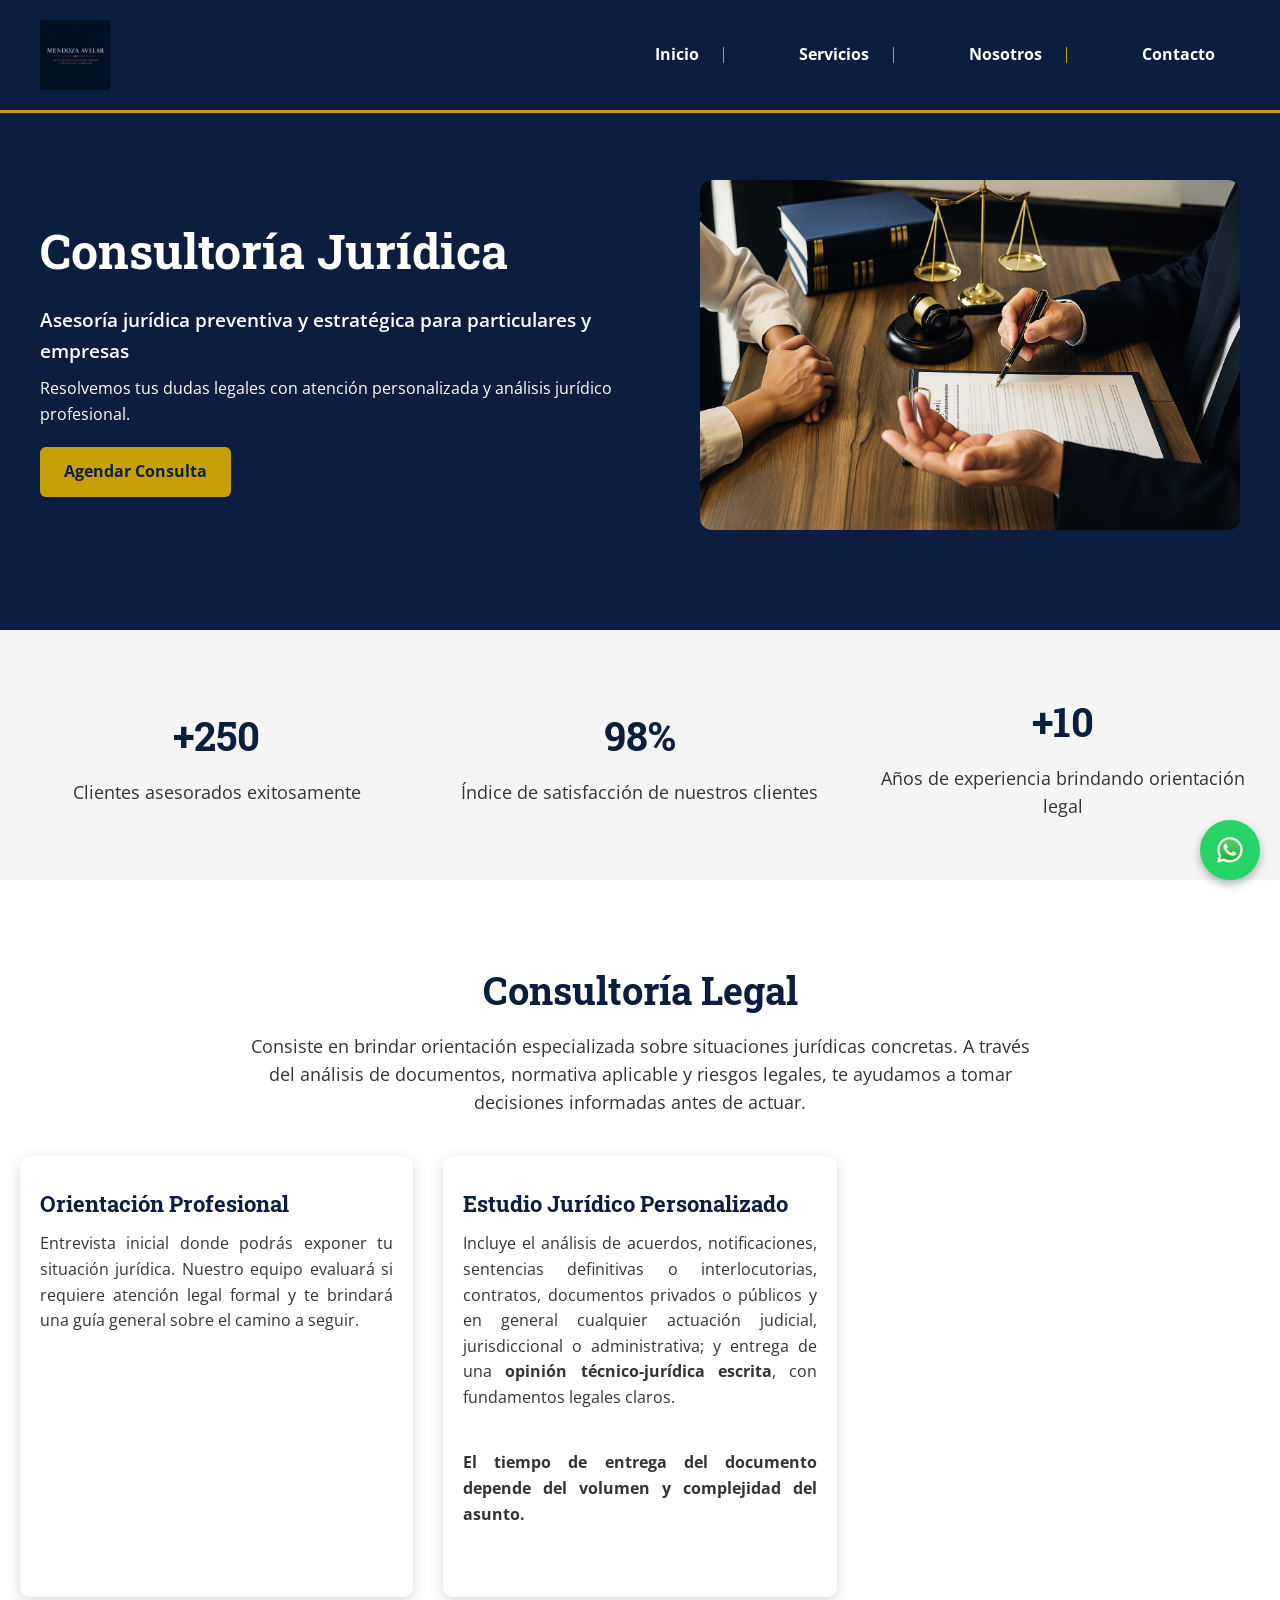
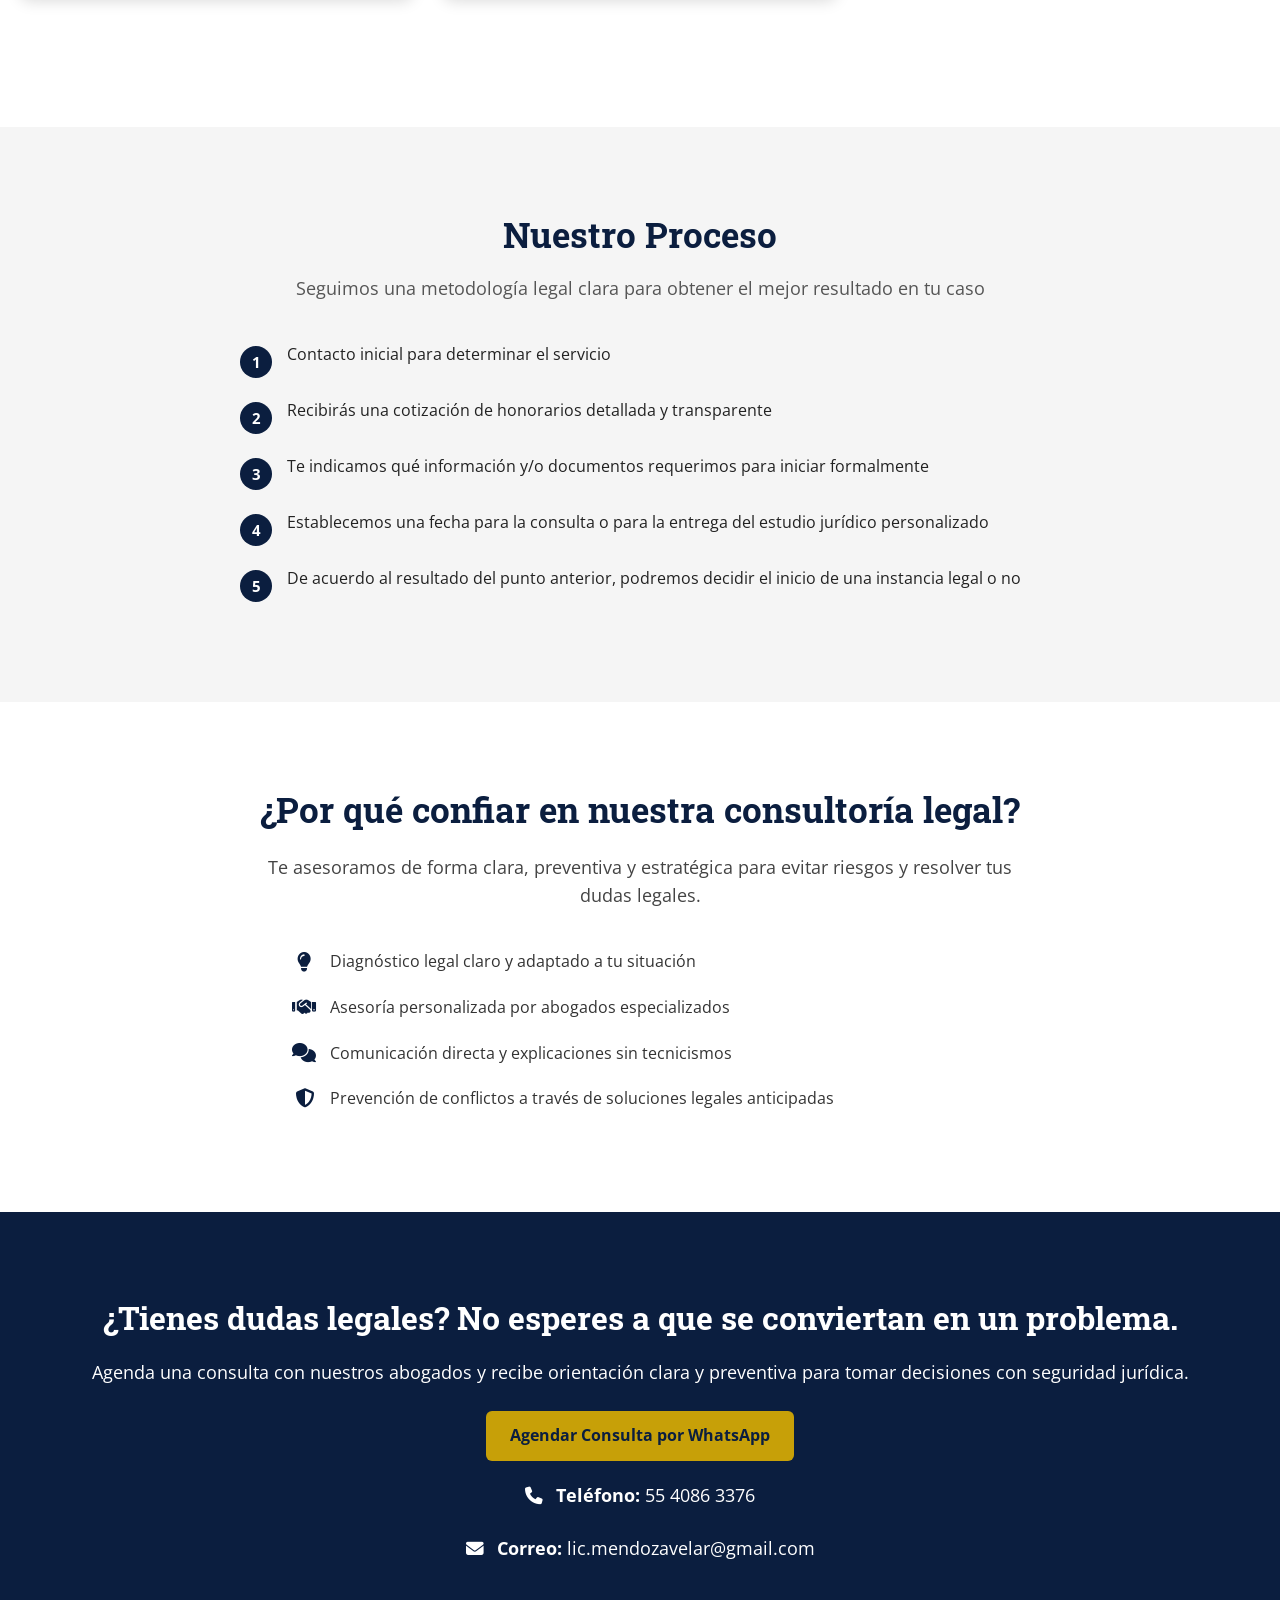
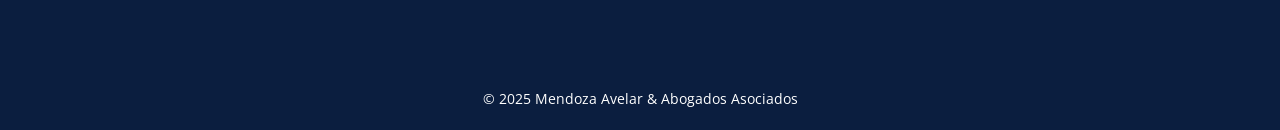
<file: html/consultoria.html>
<!DOCTYPE html>
<html lang="es">
<head>
  <meta charset="UTF-8" />
  <meta name="viewport" content="width=device-width, initial-scale=1.0" />
  <title>Consultoría Legal | Mendoza Avelar</title>
  <link rel="stylesheet" href="../css/subpage.css">
  <link rel="stylesheet" href="../css/style.css" />
  <link rel="stylesheet" href="../css/consultoria.css" />
  <link href="https://fonts.googleapis.com/css2?family=Open+Sans&family=Roboto+Slab:wght@600&display=swap" rel="stylesheet">
  <link rel="stylesheet" href="https://cdnjs.cloudflare.com/ajax/libs/font-awesome/6.5.0/css/all.min.css">
  <link rel="stylesheet" href="https://unpkg.com/aos@2.3.1/dist/aos.css" />
</head>
<body>

  <nav class="navbar">
  <img src="../img/logo.png" alt="Logo Mendoza Avelar" class="logo">
  <!-- Boton hamburguesa -->
    <div class="hamburguesa" onclick="toggleMenu()">
      <i class="fas fa-bars"></i>
    </div>
  <ul>
    <li><a href="index.html">Inicio</a></li>
    <li class="dropdown">
        <a href="servicios.html" class="dropbtn">Servicios</a>
        <div class="dropdown-content">
          <a href="servicios.html">General</a>
          <a href="litigio-amparo.html">Amparo</a>
          <a href="consultoria.html">Consultoría Legal</a>
          <a href="litigio-civil.html">Litigio Civil</a>
          <a href="litigio-familiar.html">Litigio Familiar</a>
          <a href="litigio-mercantil.html">Litigio Mercantil</a>
          <a href="colaboracion.html">Colaboración Jurídica Externa</a>
        </div>
      </li>
      <li><a href="nosotros.html">Nosotros</a></li>
      <li><a href="index.html#contacto">Contacto</a></li>
    </ul>
  </nav>

  <section class="hero-split">
    <div class="hero-texto" data-aos="zoom-in">
      <h1>Consultoría Jurídica</h1>
      <p class="subtitulo">Asesoría jurídica preventiva y estratégica para particulares y empresas</p>
      <p>
        Resolvemos tus dudas legales con atención personalizada y análisis jurídico profesional.
      </p>
      <a href="https://wa.me/525560696657?text=Hola%2C%20me%20gustar%C3%ADa%20agendar%20una%20consulta%20legal%20con%20su%20firma.%20%C2%BFPodr%C3%ADan%20brindarme%20m%C3%A1s%20informaci%C3%B3n%3F" 
        class="btn" 
        target="_blank" 
        aria-label="Agendar consulta por WhatsApp">
        Agendar Consulta
      </a>

    </div>
    <div class="hero-imagen">
      <img src="../img/Consultoria.png" alt="Imagen Consultoría" data-aos="zoom-in">
    </div>
  </section>

  <section class="estadisticas" data-aos="fade-up">
    <div class="estadistica">
      <h3>+250</h3>
      <p>Clientes asesorados exitosamente</p>
    </div>
    <div class="estadistica">
      <h3>98%</h3>
      <p>Índice de satisfacción de nuestros clientes</p>
    </div>
    <div class="estadistica">
      <h3>+10</h3>
      <p>Años de experiencia brindando orientación legal</p>
    </div>
  </section>

  <section class="servicios-pag" data-aos="fade-up">
    <h2>Consultoría Legal</h2>
    <p class="intro">
      Consiste en brindar orientación especializada sobre situaciones jurídicas concretas. 
      A través del análisis de documentos, normativa aplicable y riesgos legales, 
      te ayudamos a tomar decisiones informadas antes de actuar.
    </p>
    
    <div class="grid-servicios">
      <div class="card-servicio" data-aos="zoom-in" data-aos-delay="100">
        <h3>Orientación Profesional</h3>
        <p>Entrevista inicial donde podrás exponer tu situación jurídica. Nuestro equipo evaluará si requiere atención 
          legal formal y te brindará una guía general sobre el camino a seguir.
        </p>
      </div>
      <div class="card-servicio" data-aos="zoom-in" data-aos-delay="200">
        <h3>Estudio Jurídico Personalizado</h3>
        <p>Incluye el análisis de acuerdos, notificaciones, sentencias definitivas o interlocutorias, contratos, documentos privados o públicos y en general cualquier actuación judicial, jurisdiccional o administrativa; y entrega de una <strong>opinión técnico-jurídica escrita</strong>, 
          con fundamentos legales claros.
        </p>
        <p><strong>El tiempo de entrega del documento depende del volumen y complejidad del asunto.</strong></p>
      </div>
    </div>
  </section>


  <section class="proceso" data-aos="fade-up">
      <h2>Nuestro Proceso</h2>
      <p class="proceso-subtitulo">Seguimos una metodología legal clara para obtener el mejor resultado en tu caso</p>
      <ol class="proceso-lista">
        <li><span>1</span> Contacto inicial para determinar el servicio</li>
        <li><span>2</span> Recibirás una cotización de honorarios detallada y transparente</li>
        <li><span>3</span> Te indicamos qué información y/o documentos requerimos para iniciar formalmente</li>
        <li><span>4</span> Establecemos una fecha para la consulta o para la entrega del estudio jurídico personalizado </li>
        <li><span>5</span> De acuerdo al resultado del punto anterior, podremos decidir el inicio de una instancia legal o no</li>
      </ol>
  </section>

  <section class="porque" data-aos="fade-up"> 
    <h2>¿Por qué confiar en nuestra consultoría legal?</h2>
    <p class="porque-subtitulo">
      Te asesoramos de forma clara, preventiva y estratégica para evitar riesgos y resolver tus dudas legales.
    </p>
    <ul class="porque-lista">
      <li><i class="fa-solid fa-lightbulb"></i> Diagnóstico legal claro y adaptado a tu situación</li>
      <li><i class="fa-solid fa-handshake"></i> Asesoría personalizada por abogados especializados</li>
      <li><i class="fa-solid fa-comments"></i> Comunicación directa y explicaciones sin tecnicismos</li>
      <li><i class="fa-solid fa-shield-halved"></i> Prevención de conflictos a través de soluciones legales anticipadas</li>
    </ul>
  </section>

  <section class="cta" data-aos="fade-up">
    <h2>¿Tienes dudas legales? No esperes a que se conviertan en un problema.</h2>
    <p>Agenda una consulta con nuestros abogados y recibe orientación clara y preventiva para tomar decisiones con seguridad jurídica.</p>

    <a href="https://wa.me/525560696657?text=Hola%2C%20me%20gustar%C3%ADa%20agendar%20una%20consulta%20legal%20con%20su%20firma.%20%C2%BFPodr%C3%ADan%20brindarme%20m%C3%A1s%20informaci%C3%B3n%3F"
      class="btn" target="_blank">
      Agendar Consulta por WhatsApp
    </a>

    <div class="cta-contacto">
      <p><strong><i class="fa-solid fa-phone"></i> Teléfono:</strong> <a href="tel:+525540863376">55 4086 3376</a></p> 
      <p><strong><i class="fa-solid fa-envelope"></i> Correo:</strong> <a href="mailto:lic.mendozavelar@gmail.com">lic.mendozavelar@gmail.com</a></p>
    </div>
  </section>

  <footer>
    <p>&copy; 2025 Mendoza Avelar & Abogados Asociados</p>
  </footer>

  <script src="https://unpkg.com/aos@2.3.1/dist/aos.js"></script>
  <script>
    AOS.init({ duration: 1000, easing: 'ease-in-out', once: true });
  </script>

  <a href="https://wa.me/5540863376" class="whatsapp-float" target="_blank" aria-label="Chatea con nosotros por WhatsApp">
    <img src="../img/whatsapp-icon.svg" alt="WhatsApp">
  </a>

  <!-- Boton hamburguesa -->
  <script>
    function toggleMenu() {
      const menu = document.querySelector('.navbar ul');
      menu.classList.toggle('mostrar');
    }

    // Cierra el menú al hacer clic en cualquier enlace
    document.addEventListener('DOMContentLoaded', () => {
      const links = document.querySelectorAll('.navbar ul li a');
      links.forEach(link => {
        link.addEventListener('click', () => {
          const menu = document.querySelector('.navbar ul');
          if (menu.classList.contains('mostrar')) {
            menu.classList.remove('mostrar');
          }
        });
      });
    });
  </script>  

</body>
</html>
</file>
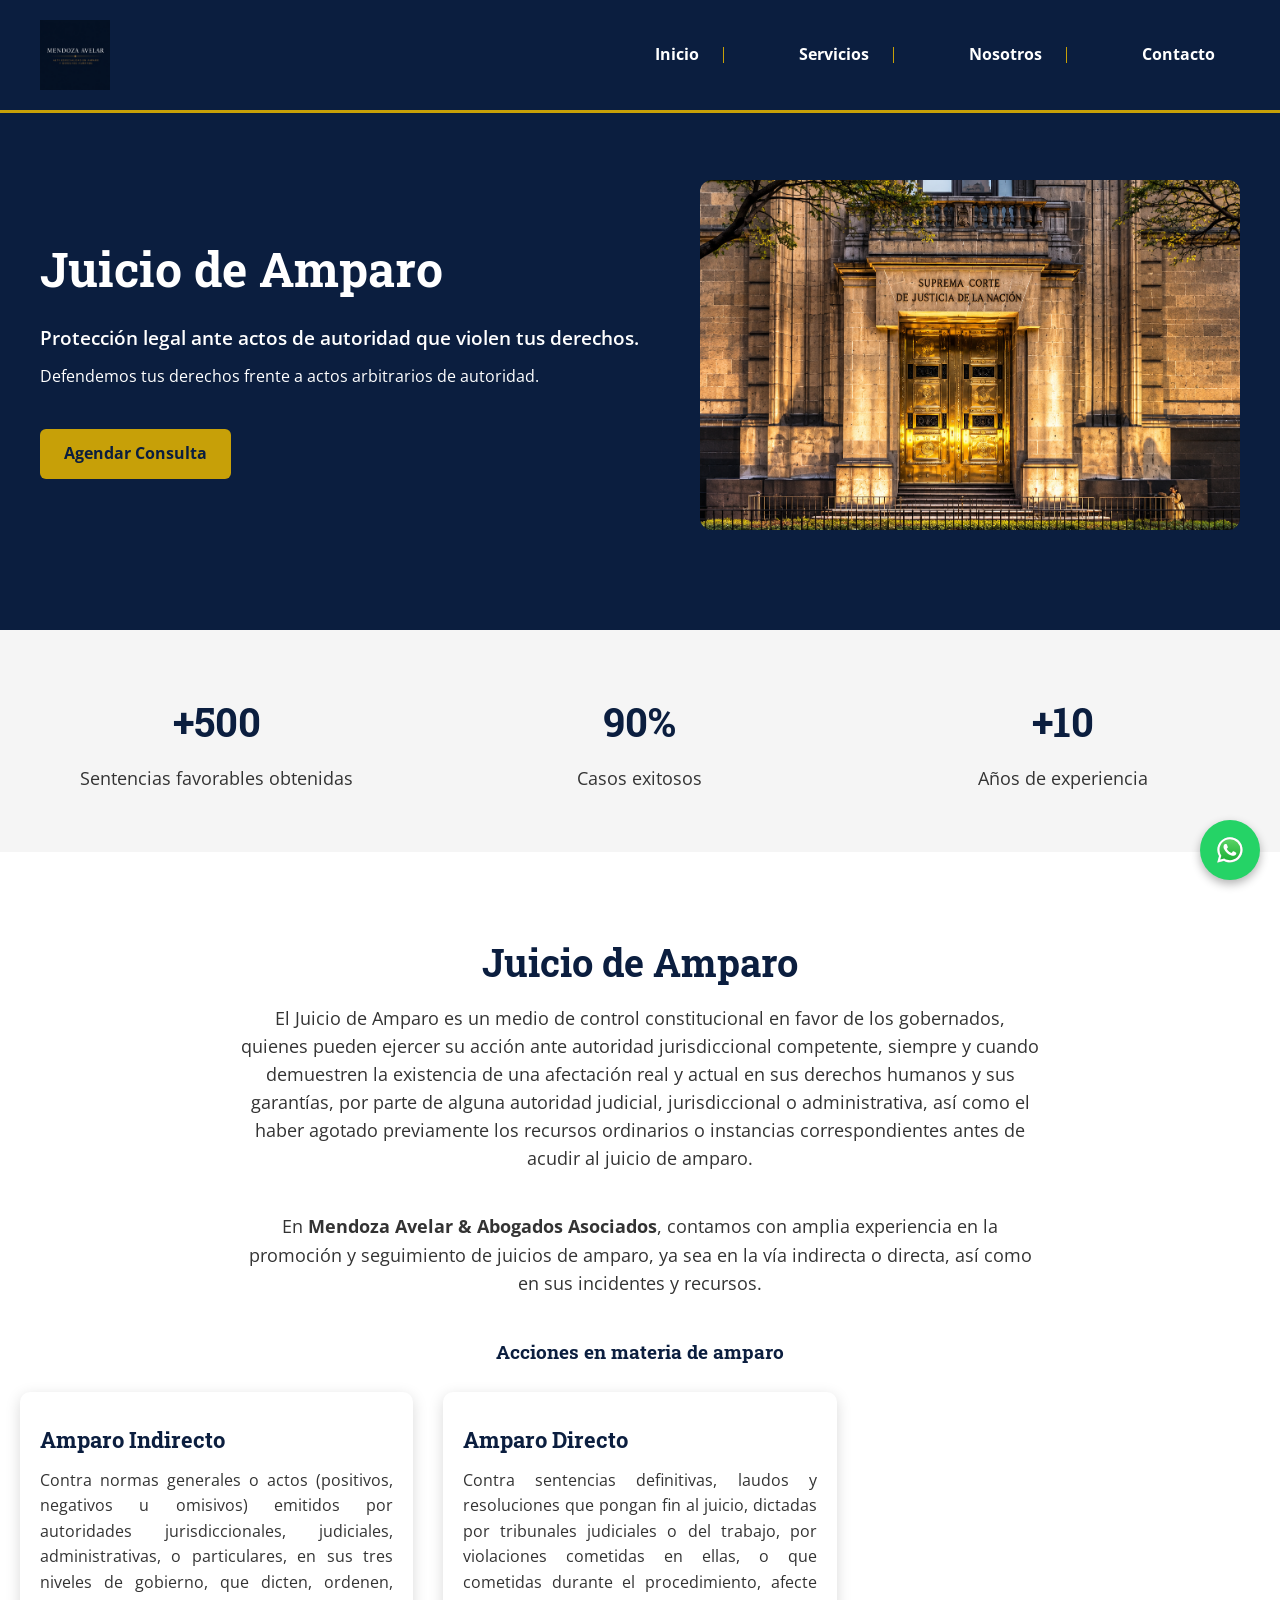
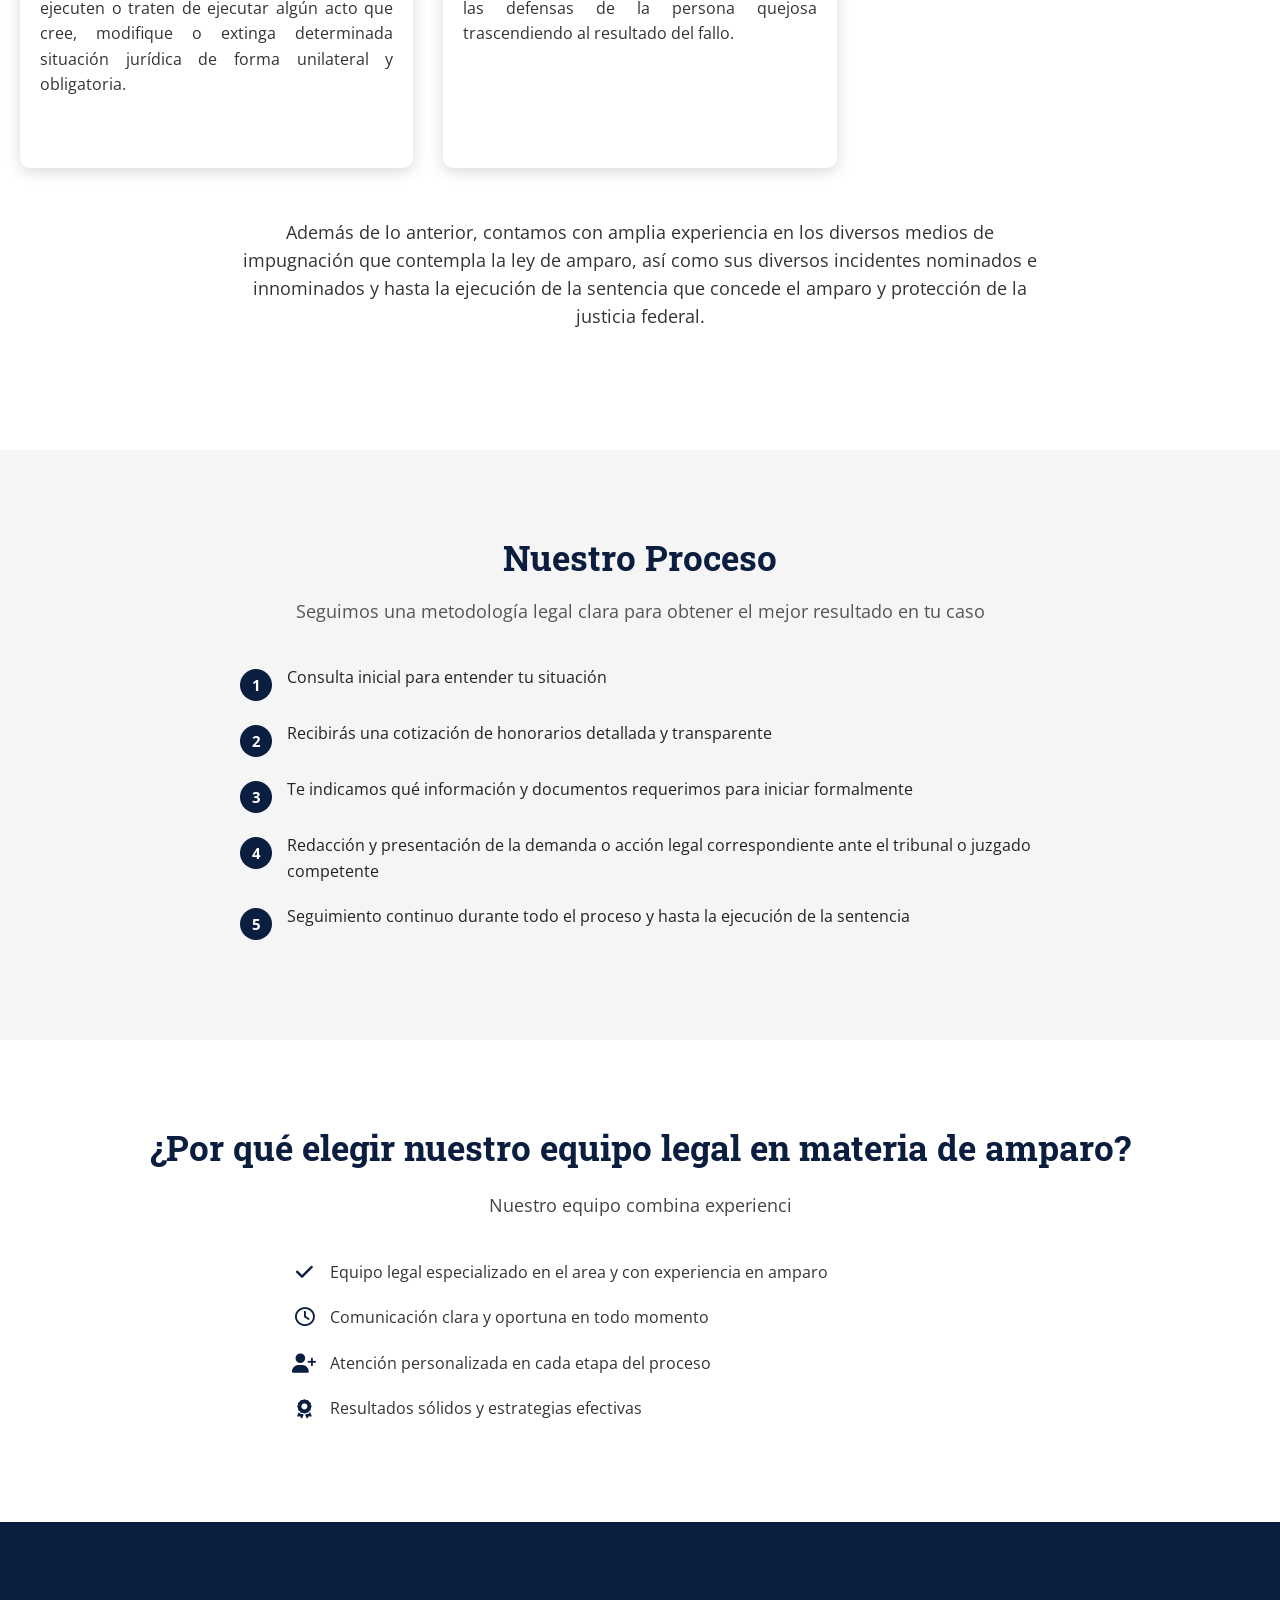
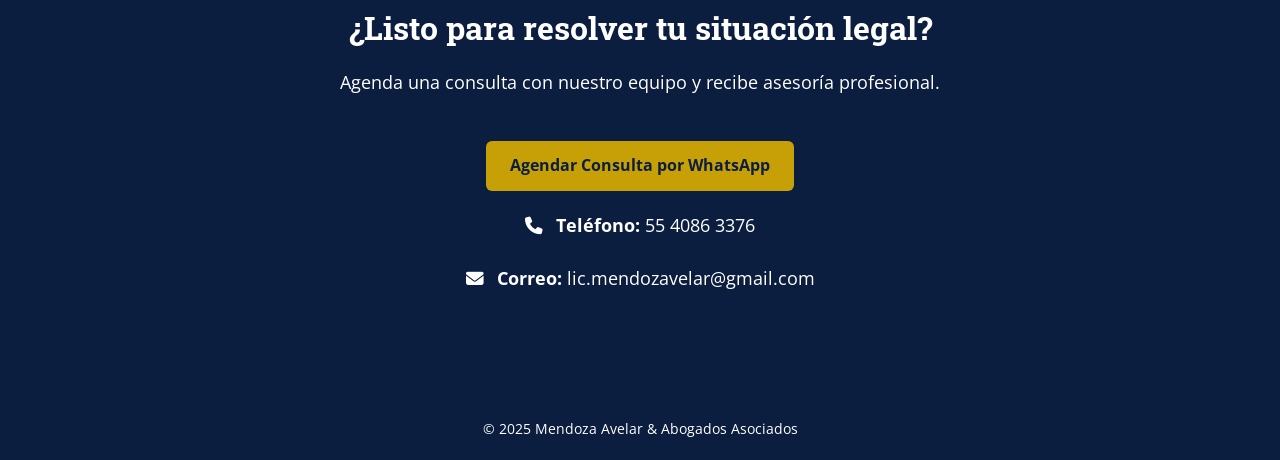
<file: html/litigio-amparo.html>
<!DOCTYPE html>
<html lang="es">
<head>
  <meta charset="UTF-8" />
  <meta name="viewport" content="width=device-width, initial-scale=1.0" />
  <title>Juicio de Amparo | Mendoza Avelar</title>
  <link rel="stylesheet" href="../css/subpage.css" />
  <link rel="stylesheet" href="../css/style.css" />
  <link rel="stylesheet" href="../css/litigio-amparo.css" />
  <link href="https://fonts.googleapis.com/css2?family=Open+Sans&family=Roboto+Slab:wght@600&display=swap" rel="stylesheet">
  <link rel="stylesheet" href="https://cdnjs.cloudflare.com/ajax/libs/font-awesome/6.5.0/css/all.min.css">
  <link rel="stylesheet" href="https://unpkg.com/aos@2.3.1/dist/aos.css" />
</head>
<body>

  <nav class="navbar">
    <img src="../img/logo.png" alt="Logo Mendoza Avelar" class="logo">
    <!-- Boton hamburguesa -->
    <div class="hamburguesa" onclick="toggleMenu()">
      <i class="fas fa-bars"></i>
    </div>
    <ul>
      <li><a href="index.html">Inicio</a></li>
      <li class="dropdown">
        <a href="servicios.html" class="dropbtn">Servicios</a>
        <div class="dropdown-content">
          <a href="servicios.html">General</a>
          <a href="litigio-amparo.html">Amparo</a>
          <a href="consultoria.html">Consultoría Legal</a>
          <a href="litigio-civil.html">Litigio Civil</a>
          <a href="litigio-familiar.html">Litigio Familiar</a>
          <a href="litigio-mercantil.html">Litigio Mercantil</a>
          <a href="colaboracion.html">Colaboración Jurídica Externa</a>
        </div>
      </li>
      <li><a href="nosotros.html">Nosotros</a></li>
      <li><a href="index.html#contacto">Contacto</a></li>
    </ul>
  </nav>

  <section class="hero-split">
    <div class="hero-texto" data-aos="zoom-in">
      <h1>Juicio de Amparo</h1>
      <p class="subtitulo">Protección legal ante actos de autoridad que violen tus derechos.</p>
      <p>
        Defendemos tus derechos frente a actos arbitrarios de autoridad.
      </p>
      <a href="https://wa.me/525560696657?text=Hola%2C%20me%20gustar%C3%ADa%20agendar%20una%20consulta%20legal%20con%20su%20firma.%20%C2%BFPodr%C3%ADan%20brindarme%20m%C3%A1s%20informaci%C3%B3n%3F" 
        class="btn" 
        target="_blank" 
        aria-label="Agendar consulta por WhatsApp">
        Agendar Consulta
      </a>

    </div>
    <div class="hero-imagen">
      <img src="../img/amparo.png" alt="Imagen Litigio Familiar" data-aos="zoom-in">
    </div>
  </section>

  <section class="estadisticas" data-aos="fade-up">
    <div class="estadistica">
      <h3>+500</h3>
      <p>Sentencias favorables obtenidas</p>
    </div>
    <div class="estadistica">
      <h3>90%</h3>
      <p>Casos exitosos</p>
    </div>
    <div class="estadistica">
      <h3>+10</h3>
      <p>Años de experiencia</p>
    </div>
  </section>

  <section class="servicios-pag" data-aos="fade-up">
    <h2>Juicio de Amparo</h2>
    <p>
      El Juicio de Amparo es un medio de control constitucional en favor de los gobernados, quienes pueden ejercer su acción ante autoridad jurisdiccional competente, 
      siempre y cuando demuestren la existencia de una afectación real y actual en sus derechos humanos y sus garantías, por parte de alguna autoridad judicial, 
      jurisdiccional o administrativa, así como el haber agotado previamente los recursos ordinarios o instancias correspondientes antes de acudir al juicio de amparo. 
    </p>

    <p>
      En <strong>Mendoza Avelar & Abogados Asociados</strong>, contamos con amplia experiencia en la promoción y seguimiento de juicios de amparo, ya sea en la vía indirecta o directa, así como en sus incidentes y recursos.
    </p>

    <h3>Acciones en materia de amparo </h3>
    <br>
    <div class="grid-servicios">
      <div class="card-servicio" data-aos="zoom-in" data-aos-delay="250">
        <h3>Amparo Indirecto</h3>
        <p>Contra normas generales o actos (positivos, negativos u omisivos) emitidos por autoridades jurisdiccionales, judiciales, administrativas, o particulares,
           en sus tres niveles de gobierno, que dicten, ordenen, ejecuten o traten de ejecutar algún acto que cree, modifique o extinga determinada situación jurídica de forma unilateral y obligatoria.</p>
      </div>
      <div class="card-servicio" data-aos="zoom-in" data-aos-delay="200">
        <h3>Amparo Directo</h3>
        <p>Contra sentencias definitivas, laudos y resoluciones que pongan fin al juicio, dictadas por tribunales judiciales o del trabajo, por violaciones cometidas en ellas, o que cometidas durante el procedimiento, 
          afecte las defensas de la persona quejosa trascendiendo al resultado del fallo.</p>
      </div>
    </div>
      <p data-aos="fade-up">Además de lo anterior, contamos con amplia experiencia en los diversos medios de impugnación que contempla la ley de amparo, así como sus diversos incidentes nominados e innominados y hasta la ejecución de la sentencia que concede el amparo y 
        protección de la justicia federal. 
      </p>
  </section>


  <section class="proceso" data-aos="fade-up">
    <h2>Nuestro Proceso</h2>
    <p class="proceso-subtitulo">Seguimos una metodología legal clara para obtener el mejor resultado en tu caso</p>
    <ol class="proceso-lista">
      <li><span>1</span> Consulta inicial para entender tu situación</li>
      <li><span>2</span> Recibirás una cotización de honorarios detallada y transparente</li>
      <li><span>3</span> Te indicamos qué información y documentos requerimos para iniciar formalmente</li>
      <li><span>4</span> Redacción y presentación de la demanda o acción legal correspondiente ante el tribunal o juzgado competente</li>
      <li><span>5</span> Seguimiento continuo durante todo el proceso y hasta la ejecución de la sentencia</li>
    </ol>
  </section>

  <section class="porque" data-aos="fade-up">
    <h2>¿Por qué elegir nuestro equipo legal en materia de amparo?</h2>
    <p class="porque-subtitulo">
      Nuestro equipo combina experienci
    </p>
    <ul class="porque-lista">
      <li><i class="fa-solid fa-check"></i>  Equipo legal especializado en el area y con experiencia en amparo</li>
      <li><i class="fa-regular fa-clock"></i> Comunicación clara y oportuna en todo momento</li>
      <li><i class="fa-solid fa-user-plus"></i>  Atención personalizada en cada etapa del proceso</li>
      <li><i class="fa-solid fa-award"></i> Resultados sólidos y estrategias efectivas</li>
    </ul>
  </section>

  <section class="cta" data-aos="fade-up">
    <h2>¿Listo para resolver tu situación legal?</h2>
    <p>Agenda una consulta con nuestro equipo y recibe asesoría profesional.</p>

    <a href="https://wa.me/525560696657?text=Hola%2C%20me%20gustar%C3%ADa%20agendar%20una%20consulta%20legal%20con%20su%20firma.%20%C2%BFPodr%C3%ADan%20brindarme%20m%C3%A1s%20informaci%C3%B3n%3F"
      class="btn" target="_blank">
      Agendar Consulta por WhatsApp
    </a>

    <div class="cta-contacto">
      <p><strong><i class="fa-solid fa-phone"></i> Teléfono:</strong> <a href="tel:+5540863376">55 4086 3376</a></p>
      <p><strong><i class="fa-solid fa-envelope"></i> Correo:</strong> <a href="mailto:lic.mendozavelar@gmail.com">lic.mendozavelar@gmail.com</a></p>
    </div>
  </section>

  <footer>
    <p>&copy; 2025 Mendoza Avelar & Abogados Asociados</p>
  </footer>

  <script src="https://unpkg.com/aos@2.3.1/dist/aos.js"></script>
  <script>
    AOS.init({ duration: 1000, easing: 'ease-in-out', once: true });
  </script>

  <a href="https://wa.me/5540863376" class="whatsapp-float" target="_blank" aria-label="Chatea con nosotros por WhatsApp">
    <img src="../img/whatsapp-icon.svg" alt="WhatsApp">
  </a>

  <!-- Boton hamburguesa -->
  <script>
    function toggleMenu() {
      const menu = document.querySelector('.navbar ul');
      menu.classList.toggle('mostrar');
    }

    // Cierra el menú al hacer clic en cualquier enlace
    document.addEventListener('DOMContentLoaded', () => {
      const links = document.querySelectorAll('.navbar ul li a');
      links.forEach(link => {
        link.addEventListener('click', () => {
          const menu = document.querySelector('.navbar ul');
          if (menu.classList.contains('mostrar')) {
            menu.classList.remove('mostrar');
          }
        });
      });
    });
  </script>

</body>
</html>
</file>
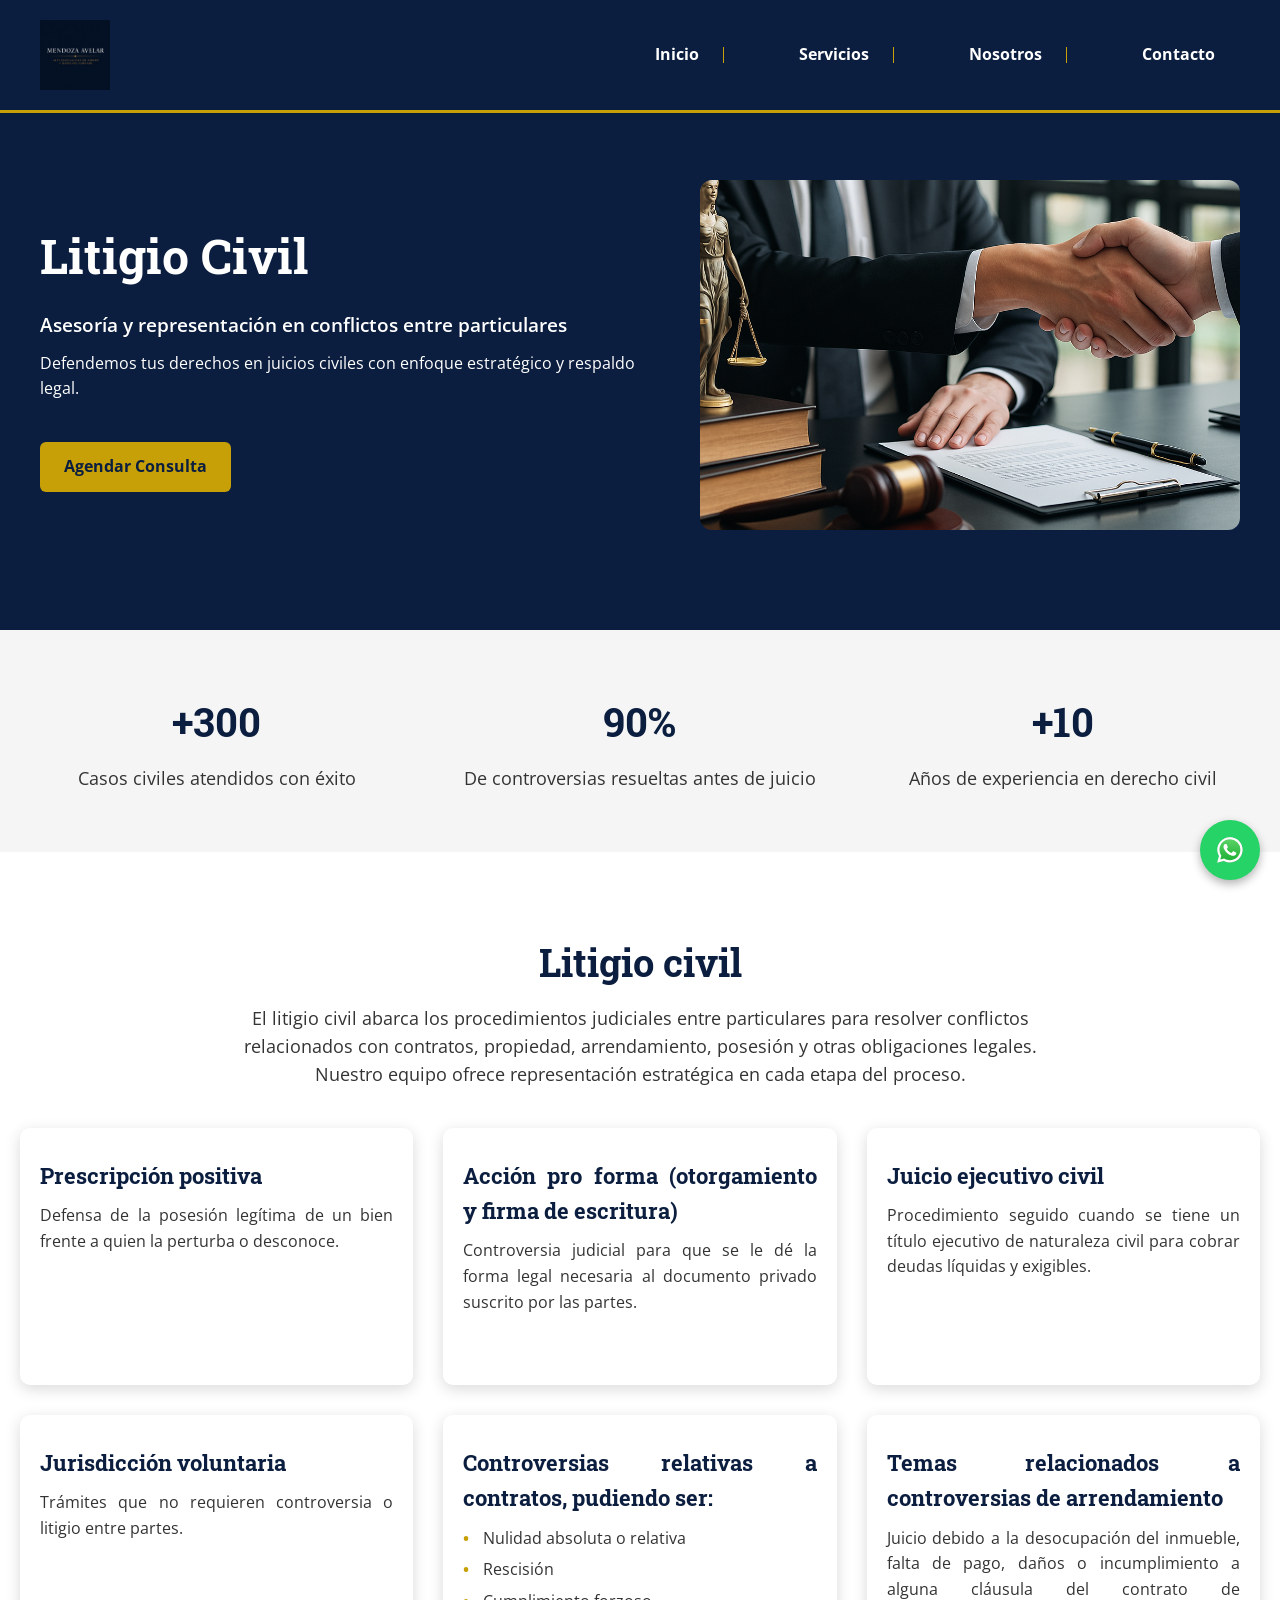
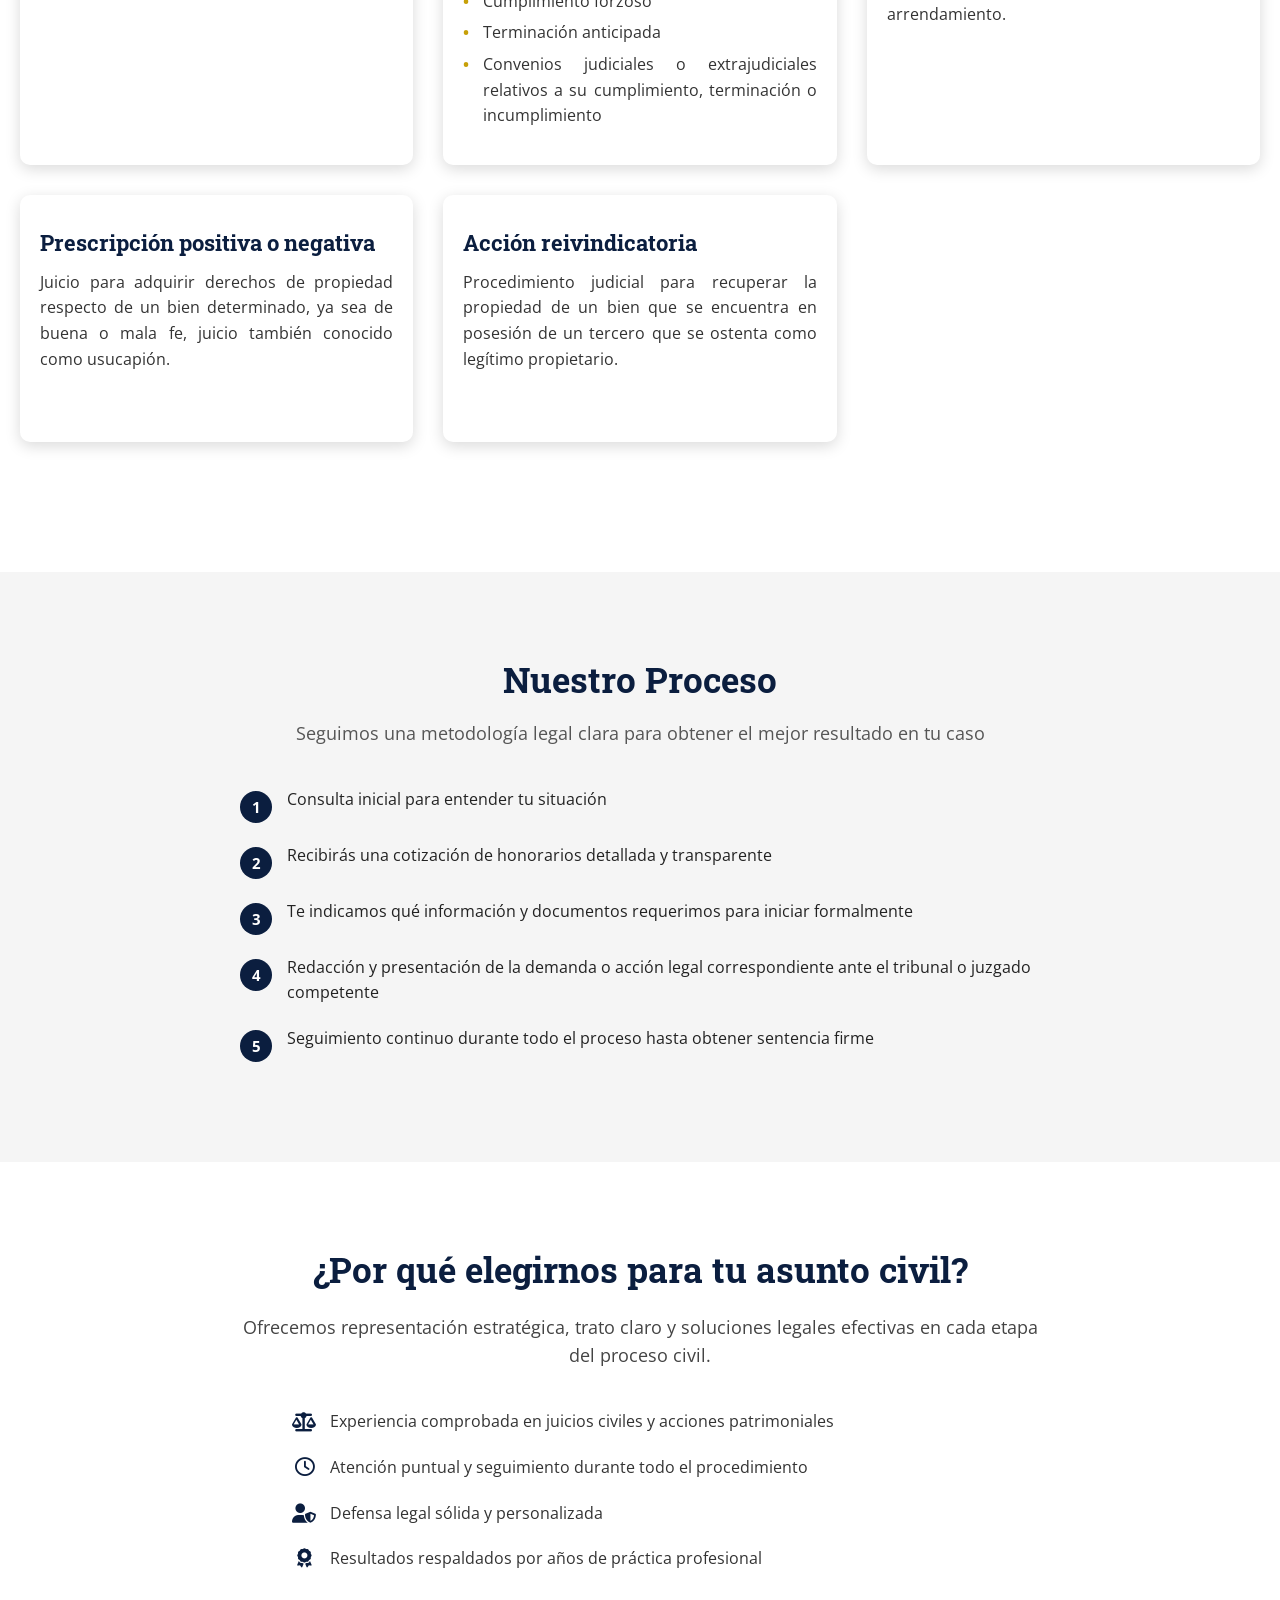
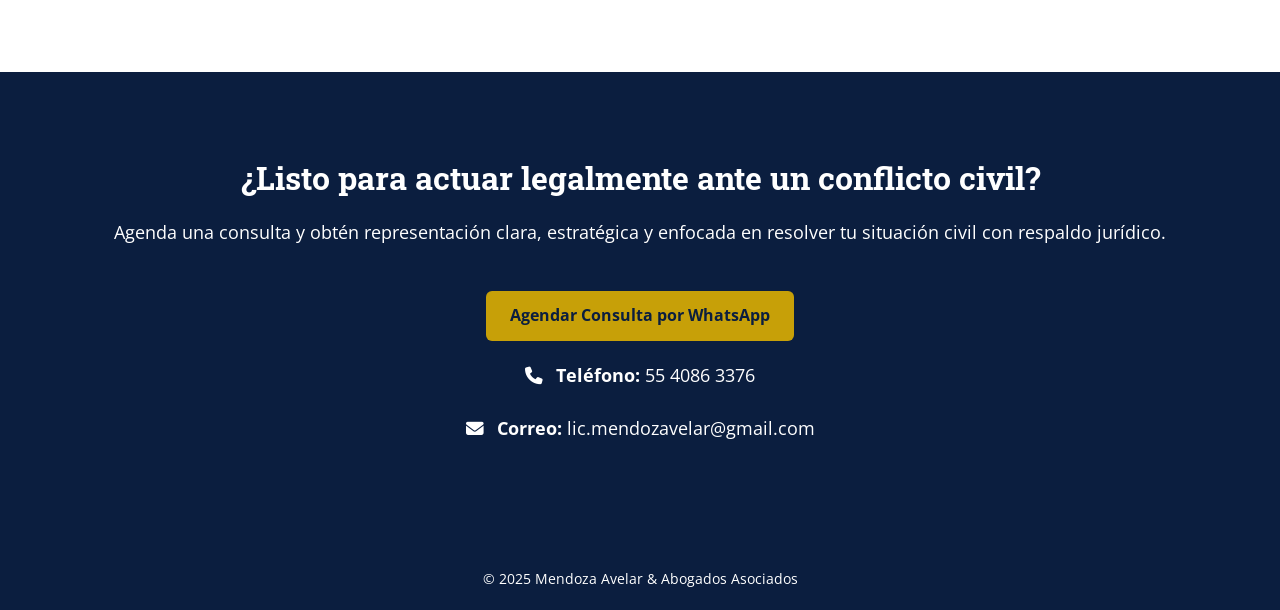
<file: html/litigio-civil.html>
<!DOCTYPE html>
<html lang="es">
<head>
  <meta charset="UTF-8" />
  <meta name="viewport" content="width=device-width, initial-scale=1.0" />
  <title>Litigio Civil | Mendoza Avelar</title>
  <link rel="stylesheet" href="../css/subpage.css"/>
  <link rel="stylesheet" href="../css/style.css"/>
  <link rel="stylesheet" href="../css/litigio-civil.css"/>
  <link href="https://fonts.googleapis.com/css2?family=Open+Sans&family=Roboto+Slab:wght@600&display=swap" rel="stylesheet">
  <link rel="stylesheet" href="https://cdnjs.cloudflare.com/ajax/libs/font-awesome/6.5.0/css/all.min.css">
  <link rel="stylesheet" href="https://unpkg.com/aos@2.3.1/dist/aos.css"/>
</head>
<body>

  <nav class="navbar">
    <img src="../img/logo.png" alt="Logo Mendoza Avelar" class="logo">
    <!-- Boton hamburguesa -->
    <div class="hamburguesa" onclick="toggleMenu()">
      <i class="fas fa-bars"></i>
    </div>
    <ul>
      <li><a href="index.html">Inicio</a></li>
      <li class="dropdown">
        <a href="servicios.html" class="dropbtn">Servicios</a>
        <div class="dropdown-content">
          <a href="servicios.html">General</a>
          <a href="litigio-amparo.html">Amparo</a>
          <a href="consultoria.html">Consultoría Legal</a>
          <a href="litigio-civil.html">Litigio Civil</a>
          <a href="litigio-familiar.html">Litigio Familiar</a>
          <a href="litigio-mercantil.html">Litigio Mercantil</a>
          <a href="colaboracion.html">Colaboración Jurídica Externa</a>
        </div>
      </li>
      <li><a href="nosotros.html">Nosotros</a></li>
      <li><a href="index.html#contacto">Contacto</a></li>
    </ul>
  </nav>

  <section class="hero-split">
    <div class="hero-texto" data-aos="zoom-in">
      <h1>Litigio Civil</h1>
      <p class="subtitulo">Asesoría y representación en conflictos entre particulares</p>
      <p>
        Defendemos tus derechos en juicios civiles con enfoque estratégico y respaldo legal.
      </p>
      <a href="https://wa.me/525560696657?text=Hola%2C%20me%20gustar%C3%ADa%20agendar%20una%20consulta%20legal%20con%20su%20firma.%20%C2%BFPodr%C3%ADan%20brindarme%20m%C3%A1s%20informaci%C3%B3n%3F" 
        class="btn" 
        target="_blank" 
        aria-label="Agendar consulta por WhatsApp">
        Agendar Consulta
      </a>

    </div>
    <div class="hero-imagen">
      <img src="../img/derecho-civil.png" alt="Imagen Litigio Civil" data-aos="zoom-in">
    </div>
  </section>

  <section class="estadisticas" data-aos="fade-up">
    <div class="estadistica">
      <h3>+300</h3>
      <p>Casos civiles atendidos con éxito</p>
    </div>
    <div class="estadistica">
      <h3>90%</h3>
      <p>De controversias resueltas antes de juicio</p>
    </div>
    <div class="estadistica">
      <h3>+10</h3>
      <p>Años de experiencia en derecho civil</p>
    </div>
  </section>

  <section class="servicios-pag" data-aos="fade-up">
    <h2>Litigio civil</h2>
    <p class="intro">
      El litigio civil abarca los procedimientos judiciales entre particulares para resolver conflictos 
      relacionados con contratos, propiedad, arrendamiento, posesión y otras obligaciones legales. 
      Nuestro equipo ofrece representación estratégica en cada etapa del proceso.
    </p>

    <div class="grid-servicios">

      <div class="card-servicio" data-aos="zoom-in" data-aos-delay="400">
        <h3>Prescripción positiva</h3>
        <p>Defensa de la posesión legítima de un bien frente a quien la perturba o desconoce.</p>
      </div>
      <div class="card-servicio" data-aos="zoom-in" data-aos-delay="450">
        <h3>Acción pro forma (otorgamiento y firma de escritura)</h3>
        <p>Controversia judicial para que se le dé la forma legal necesaria al documento privado suscrito por las partes.</p>
      </div>
      <div class="card-servicio" data-aos="zoom-in" data-aos-delay="500">
        <h3>Juicio ejecutivo civil</h3>
        <p>Procedimiento seguido cuando se tiene un título ejecutivo de naturaleza civil para cobrar deudas líquidas y exigibles.</p>
      </div>
      <div class="card-servicio" data-aos="zoom-in" data-aos-delay="550">
        <h3>Jurisdicción voluntaria</h3>
        <p> Trámites que no requieren controversia o litigio entre partes.</p>
      </div>     
      <div class="card-servicio" data-aos="zoom-in" data-aos-delay="200">
          <h3>Controversias relativas a contratos, pudiendo ser:</h3>
          <ul>
            <li>Nulidad absoluta o relativa</li>
            <li>Rescisión</li>
            <li>Cumplimiento forzoso</li>
            <li>Terminación anticipada</li>
            <li>Convenios judiciales o extrajudiciales relativos a su cumplimiento, terminación o incumplimiento</li>
          </ul>
        </div>
        <div class="card-servicio" data-aos="zoom-in" data-aos-delay="250">
          <h3>Temas relacionados a controversias de arrendamiento</h3>
          <p>Juicio debido a la desocupación del inmueble, falta de pago, daños o incumplimiento a alguna cláusula del contrato de arrendamiento.</p>
        </div>
        <div class="card-servicio" data-aos="zoom-in" data-aos-delay="300">
          <h3>Prescripción positiva o negativa</h3>
          <p>Juicio para adquirir derechos de propiedad respecto de un bien determinado, ya sea de buena o mala fe, juicio también conocido como usucapión. </p>
        </div>
        <div class="card-servicio" data-aos="zoom-in" data-aos-delay="350">
          <h3>Acción reivindicatoria</h3>
          <p>Procedimiento judicial para recuperar la propiedad de un bien que se encuentra 
            en posesión de un tercero que se ostenta como legítimo propietario.</p>
        </div>
    </div>
  </section>  

  <section class="proceso" data-aos="fade-up">
    <h2>Nuestro Proceso</h2>
      <p class="proceso-subtitulo">Seguimos una metodología legal clara para obtener el mejor resultado en tu caso</p>
      <ol class="proceso-lista">
        <li><span>1</span> Consulta inicial para entender tu situación</li>
        <li><span>2</span> Recibirás una cotización de honorarios detallada y transparente</li>
        <li><span>3</span> Te indicamos qué información y documentos requerimos para iniciar formalmente</li>
        <li><span>4</span> Redacción y presentación de la demanda o acción legal correspondiente ante el tribunal o juzgado competente</li>
        <li><span>5</span> Seguimiento continuo durante todo el proceso hasta obtener sentencia firme</li>
      </ol>
  </section>

  <section class="porque" data-aos="fade-up"> 
    <h2>¿Por qué elegirnos para tu asunto civil?</h2>
    <p class="porque-subtitulo">
      Ofrecemos representación estratégica, trato claro y soluciones legales efectivas en cada etapa del proceso civil.
    </p>
    <ul class="porque-lista">
      <li><i class="fa-solid fa-scale-balanced"></i> Experiencia comprobada en juicios civiles y acciones patrimoniales</li>
      <li><i class="fa-regular fa-clock"></i> Atención puntual y seguimiento durante todo el procedimiento</li>
      <li><i class="fa-solid fa-user-shield"></i> Defensa legal sólida y personalizada</li>
      <li><i class="fa-solid fa-award"></i> Resultados respaldados por años de práctica profesional</li>
    </ul>
  </section>

  <section class="cta" data-aos="fade-up">
    <h2>¿Listo para actuar legalmente ante un conflicto civil?</h2>
    <p>Agenda una consulta y obtén representación clara, estratégica 
      y enfocada en resolver tu situación civil con respaldo jurídico.</p>

    <a href="https://wa.me/525560696657?text=Hola%2C%20me%20gustar%C3%ADa%20agendar%20una%20consulta%20legal%20con%20su%20firma.%20%C2%BFPodr%C3%ADan%20brindarme%20m%C3%A1s%20informaci%C3%B3n%3F"
      class="btn" target="_blank">
      Agendar Consulta por WhatsApp
    </a>

    <div class="cta-contacto">
      <p><strong><i class="fa-solid fa-phone"></i> Teléfono:</strong> <a href="tel:+5540863376">55 4086 3376</a></p>
      <p><strong><i class="fa-solid fa-envelope"></i> Correo:</strong> <a href="mailto:lic.mendozavelar@gmail.com">lic.mendozavelar@gmail.com</a></p>
    </div>
  </section>

  <footer>
    <p>&copy; 2025 Mendoza Avelar & Abogados Asociados</p>
  </footer>

  <script src="https://unpkg.com/aos@2.3.1/dist/aos.js"></script>
  <script>
    AOS.init({ duration: 1000, easing: 'ease-in-out', once: true });
  </script>

  <a href="https://wa.me/5540863376" class="whatsapp-float" target="_blank" aria-label="Chatea con nosotros por WhatsApp">
    <img src="../img/whatsapp-icon.svg" alt="WhatsApp">
  </a>
  
  <!-- Boton hamburguesa -->
  <script>
    function toggleMenu() {
      const menu = document.querySelector('.navbar ul');
      menu.classList.toggle('mostrar');
    }

    // Cierra el menú al hacer clic en cualquier enlace
    document.addEventListener('DOMContentLoaded', () => {
      const links = document.querySelectorAll('.navbar ul li a');
      links.forEach(link => {
        link.addEventListener('click', () => {
          const menu = document.querySelector('.navbar ul');
          if (menu.classList.contains('mostrar')) {
            menu.classList.remove('mostrar');
          }
        });
      });
    });
  </script>

</body>
</html>
</file>
<file: css/style.css>
/* ---------------- VARIABLES GLOBALES ---------------- */
:root {
  --azul-marino: #0b1e3f;
  --dorado: #c7a008;
  --blanco: #ffffff;
  --gris-claro: #f5f5f5;
}

/* ---------------- RESET Y BASE ---------------- */
* {
  margin: 0;
  padding: 0;
  box-sizing: border-box;
}

body {
  font-family: 'Open Sans', sans-serif;
  background-color: var(--blanco);
  color: var(--azul-marino);
  line-height: 1.6;
  padding-top: 80px;
}

h1, h2, h3 {
  font-family: 'Roboto Slab', serif;
}

html {
  scroll-behavior: smooth;
  overflow-x: hidden;
}

/* ---------------- NAVBAR ---------------- */
.navbar {
  position: fixed;
  top: 0;
  left: 0;
  width: 100%;
  background-color: white; /* o var(--tu-color) */
  z-index: 9999;
  box-shadow: 0 2px 6px rgba(0,0,0,0.08);
}

.navbar {
  background-color: var(--azul-marino);
  padding: 20px 40px;
  display: flex;
  justify-content: space-between;
  align-items: center;
}

.navbar .logo {
  height: 70px;
}

.navbar ul {
  list-style: none;
  display: flex;
  gap: 50px;
}

.navbar a {
  text-decoration: none;
  color: var(--blanco);
  font-weight: bold;
  text-align: center;
}

.navbar a:hover {
  color: var(--dorado);
}

/* Menú desplegable */
.dropdown {
  position: relative;
}

.dropbtn {
  color: var(--blanco);
  font-weight: bold;
  text-decoration: none;
  cursor: pointer;
}

.dropdown-content {
  display: none;
  position: absolute;
  top: 100%;
  background-color: var(--azul-marino);
  min-width: 200px;
  z-index: 1;
  box-shadow: 0 8px 16px rgba(0,0,0,0.1);
  border-radius: 4px;
}

.dropdown-content a {
  color: var(--blanco);
  padding: 12px 16px;
  display: block;
  text-decoration: none;
  transition: background 0.3s, color 0.3s;
}

.dropdown-content a:hover {
  color: var(--dorado);
  background-color: rgba(255, 255, 255, 0.05);
}

.dropdown:hover .dropdown-content {
  display: block;
}

/* ---------------- BOTONES ---------------- */
.btn {
  background-color: var(--dorado);
  color: var(--azul-marino);
  padding: 12px 25px;
  border: none;
  border-radius: 6px;
  font-weight: bold;
  text-decoration: none;
  transition: background-color 0.3s;
}

.btn:hover {
  background-color: #b19000;
}

/*------------------Estilo de Navbar------------------*/
.navbar ul li {
  position: relative;
  padding: 0 15px;
}

.navbar ul li:not(:last-child)::after {
  content: "";
  position: absolute;
  right: 0;
  top: 20%;
  height: 60%;
  width: 1px;
  background-color: var(--dorado);
}

.navbar ul li a {
  position: relative;
  padding: 8px 10px;
  transition: transform 0.3s ease, color 0.3s ease;
}



.navbar {
  border-bottom: 3px solid var(--dorado); /* línea dorada */
  }
/* ---------------- SECCIONES GENERALES ---------------- */
.hero {
  position: relative;
  width: 100%;
  height: 60vh;
  background-color: #0b1b3c;
  display: flex;
  align-items: center;
  justify-content: center;
  text-align: center;
  overflow: hidden;
}

.background-video {
  position: absolute;
  top: 0;
  left: 0;
  width: 100%;
  height: 100%;
  object-fit: cover;
  z-index: 0;
}

.hero-overlay {
  position: absolute;
  top: 0;
  left: 0;
  width: 100%;
  height: 100%;
  background: rgba(0, 0, 20, 0.5);
  z-index: 1;
  display: none;
}

.hero-content {
  position: absolute;
  z-index: 2;
  color: white;
  padding: 20px;
}

.hero-content h1,
.hero-content p {
  text-shadow: 2px 2px 6px rgba(0, 0, 0, 0.7);
}

.hero-content p {
  font-size: 1.2rem;
  margin-bottom: 20px;
}

.hero-content .btn {
  background-color: #f5c518;
  color: #002147;
  padding: 10px 20px;
  font-weight: bold;
  border: none;
  text-decoration: none;
  border-radius: 5px;
  transition: background 0.3s ease;
}

.hero-content .btn:hover {
  background-color: #002147;
  color: #f5c518;
}

/* ---------------- PIE DE PÁGINA ---------------- */
footer {
  background-color: var(--azul-marino);
  color: white;
  text-align: center;
  padding: 20px;
  font-size: 0.9em;
}

/* ---------------- WHATSAPP FLOAT ---------------- */
.whatsapp-float {
  position: fixed;
  bottom: 20px;
  right: 20px;
  z-index: 100;
  width: 60px;
  height: 60px;
  background-color: #25d366;
  border-radius: 50%;
  display: flex;
  align-items: center;
  justify-content: center;
  box-shadow: 0 4px 10px rgba(0,0,0,0.3);
  transition: transform 0.3s;
}

.whatsapp-float:hover {
  transform: scale(1.1);
}

.whatsapp-float img,
.whatsapp-float svg {
  width: 30px;
  height: 30px;
}

/* Boton hamburguesa */
.hamburguesa {
  display: none;
  font-size: 28px;
  color: white;
  cursor: pointer;
}

@media (max-width: 768px) {
  .navbar {
    padding: 12px 20px;
  }

  .navbar .logo {
    height: 50px;
  }

  body {
    padding-top: 64px;
  }

  .navbar ul li {
    padding: 10px 20px;
    border-bottom: 1px solid rgba(255, 255, 255, 0.1);
  }

  .navbar ul li a {
    padding: 8px 0;
  }

  .navbar ul li a::after {
    height: 1px;
    background-color: var(--dorado);
  }
}
/* Solo mostrar en móvil */
@media (max-width: 768px) {
  .hamburguesa {
    display: block;
  }

  .navbar ul {
    display: none;
    flex-direction: column;
    align-items: stretch;
    background-color: var(--azul-marino);
    position: absolute;
    top: 100%;
    right: 0;
    width: 200px;
    border-left: 2px solid var(--dorado);
    padding: 0;
    z-index: 999;
  }

  .navbar ul.mostrar {
    display: flex;
  }

  .navbar ul li {
    width: 100%;
    margin: 0;
    padding: 0;
    border-bottom: 1px solid var(--dorado);
    height: 60px;
    display: flex;
    align-items: center; 
    justify-content: flex-start; 
    box-sizing: border-box;
  }

  .navbar ul li:last-child {
    border-bottom: none;
  }

  .navbar ul li a {
    display: flex;
    align-items: center;
    justify-content: flex-start;
    padding: 0 16px; 
    font-weight: bold;
    color: var(--blanco);
    width: 100%;
    height: 100%; 
    box-sizing: border-box;
    white-space: nowrap;
    text-align: left; 
    font-size: 16px; 
  }

  /* Ocultar submenú en móvil */
  .dropdown .dropdown-content {
    display: none !important;
    position: static;
  }

  .dropdown:hover .dropdown-content {
    display: none !important;
  }

  .dropdown .dropbtn {
    pointer-events: auto;
    width: 100%;
    height: 100%;
    display: flex;
    align-items: center;
    padding: 0 16px;
  }

  .navbar ul {
    gap: 0; /* Esto elimina el espacio entre botones en móvil */
  }
}

  /* Ocultar menú desplegable en móvil */
  .dropdown .dropdown-content {
    display: none !important;
    position: static;
  }

  .dropdown:hover .dropdown-content {
    display: none !important;
  }

  .dropdown .dropbtn {
    pointer-events: auto;
  }

/* */
@media (max-width: 768px) {
  /* Oculta el submenú desplegable */
  .dropdown .dropdown-content {
    display: none !important;
    position: static;
  }

  .dropdown:hover .dropdown-content {
    display: none !important;
  }

  /* Asegura que el botón sea clickeable como enlace */
  .dropdown .dropbtn {
    pointer-events: auto;
  }
}
</file>
<file: css/subpage.css>
/* Estilo de hero */
.hero-split {
  display: flex;
  flex-wrap: wrap;
  align-items: center;
  justify-content: space-between;
  padding: 100px 40px;
  background-color: var(--azul-marino);
  color: var(--blanco);
  gap: 40px;
}

.hero-split .hero-texto {
  flex: 1 1 480px;
}

.hero-split h1 {
  font-size: 3rem;
  margin-bottom: 15px;
}

.hero-split .subtitulo {
  font-size: 1.2rem;
  margin-bottom: 10px;
  font-weight: 600;
  color: var(--blanco);
}

.hero-split p {
  font-size: 1rem;
  margin-bottom: 20px;
  line-height: 1.6;
  max-width: 600px;
}

.hero-split .btn {
  background-color: var(--dorado);
  color: var(--azul-marino);
  padding: 12px 24px;
  border-radius: 6px;
  font-weight: bold;
  text-decoration: none;
  display: inline-block;
}

.hero-split .btn:hover {
  background-color: #b19000;
}

.hero-split .hero-imagen {
  flex: 1 1 400px;
  display: flex;
  justify-content: center;
}

.hero-split .hero-imagen img {
  width: 100%;
  height: 350px;           /* fija la altura uniforme */
  object-fit: cover;       /* recorta proporcionalmente */
  border-radius: 12px;
  display: block;
}

/* Estilo estadística */
.estadisticas {
  display: flex;
  justify-content: space-around;
  align-items: center;
  background-color: var(--gris-claro);
  padding: 60px 20px;
  text-align: center;
  flex-wrap: wrap;
  gap: 30px;
}

.estadistica {
  flex: 1 1 200px;
}

.estadistica h3 {
  font-size: 2.5rem;
  color: var(--azul-marino);
  margin-bottom: 10px;
}

.estadistica p {
  font-size: 1.1rem;
  color: #333;
}

/* Estilo servicios */
.servicios-pag {
  padding: 80px 20px;
  text-align: center;
  background-color: var(--blanco);
}

.servicios-pag h2 {
  font-size: 2.4rem;
  color: var(--azul-marino);
  margin-bottom: 10px;
}

.servicios-pag p {
  color: #333;
  font-size: 1.1rem;
  margin-bottom: 40px;
  max-width: 800px;
  margin-left: auto;
  margin-right: auto;
  line-height: 1.6;
}

.grid-servicios {
  display: grid;
  grid-template-columns: repeat(3, 1fr);
  gap: 30px;
  margin-bottom: 50px;
}

@media (min-width: 769px) and (max-width: 1100px) {
  .grid-servicios {
    grid-template-columns: repeat(2, 1fr);
  }
}

.card-servicio {
  background: #ffffff;
  border-radius: 10px;
  padding: 30px 20px;
  box-shadow: 0 4px 15px rgba(0,0,0,0.15);
  transition: all 0.3s ease;
  text-align: justify;
}

.card-servicio:hover {
  transform: translateY(-8px);
  box-shadow: 0 10px 25px rgba(0,0,0,0.25);
}

.card-servicio h3 {
  font-size: 22px;
  color: var(--azul-marino);
  margin-bottom: 10px;
}

.card-servicio p {
  font-size: 16px;
  line-height: 1.6;
  color: #333;
}

.card-servicio ul {
  list-style: none;
  padding-left: 0;
  margin-top: 5px;
}

.card-servicio ul li {
  font-size: 16px;
  line-height: 1.6;
  color: #333;
  padding-left: 20px;
  position: relative;
  margin-bottom: 6px;
}

.card-servicio ul li::before {
  content: "\2022";
  color: var(--dorado);
  font-weight: bold;
  position: absolute;
  left: 0;
}

/* Estilo procesos */
.proceso {
  background-color: var(--gris-claro);
  padding: 80px 20px;
  text-align: center;
}

.proceso h2 {
  font-size: 2.2rem;
  color: var(--azul-marino);
  margin-bottom: 10px;
}

.proceso-subtitulo {
  color: #555;
  font-size: 1.1rem;
  margin-bottom: 40px;
  max-width: 800px;
  margin-left: auto;
  margin-right: auto;
}

.proceso-lista {
  list-style: none;
  padding: 0;
  max-width: 800px;
  margin: 0 auto;
  text-align: left;
}

.proceso-lista li {
  display: flex;
  align-items: flex-start;
  gap: 15px;
  margin-bottom: 20px;
  font-size: 1rem;
  color: #222;
}

.proceso-lista li span {
  background-color: var(--azul-marino);
  color: var(--blanco);
  font-weight: bold;
  width: 32px;
  height: 32px;
  display: flex;
  align-items: center;
  justify-content: center;
  border-radius: 50%;
  font-size: 0.95rem;
  flex-shrink: 0;
  margin-top: 4px;
}

/* Estilo Por que nosotros */
.porque {
  background-color: var(--blanco);
  text-align: center;
  padding: 80px 20px;
}

.porque h2 {
  font-size: 2.2rem;
  color: var(--azul-marino);
  margin-bottom: 15px;
}

.porque-subtitulo {
  font-size: 1.1rem;
  color: #444;
  max-width: 800px;
  margin: 0 auto 40px;
}

.porque-lista {
  list-style: none;
  padding: 0;
  max-width: 700px;
  margin: 0 auto;
  text-align: left;
}

.porque-lista li {
  font-size: 1rem;
  color: #333;
  margin-bottom: 20px;
  display: flex;
  align-items: center;
}

.porque-lista li i {
  color: var(--azul-marino);
  font-size: 1.2rem;
  margin-right: 12px;
  width: 28px;
  text-align: center;
}

/* CTA */
.cta {
  background-color: var(--azul-marino);
  color: var(--blanco);
  text-align: center;
  padding: 80px 20px;
}

.cta h2 {
  font-size: 2rem;
  margin-bottom: 15px;
}

.cta p {
  font-size: 1.1rem;
  margin-bottom: 25px;
}

.cta .btn {
  background-color: var(--dorado);
  color: var(--azul-marino);
  padding: 12px 24px;
  border-radius: 6px;
  font-weight: bold;
  text-decoration: none;
  display: inline-block;
  margin-bottom: 20px;
}

.cta .btn:hover {
  background-color: #b19000;
}

.cta-contacto {
  font-size: 0.95rem;
}

.cta-contacto i {
  margin-right: 8px;
  color: var(--blanco);
}

.cta-contacto a {
  color: var(--blanco);
  text-decoration: none;
}

/****** Corrección de vista en movil *********/
@media (max-width: 768px) {
  .hero-split {
    flex-direction: column;
    padding: 60px 20px;
    text-align: center;
  }

  .hero-split h1 {
    font-size: 2.2rem;
  }

  .hero-split .subtitulo {
    font-size: 1.05rem;
  }

  .hero-split p {
    max-width: 100%;
  }

  .hero-split .hero-imagen img {
    height: auto;
  }

  .grid-servicios {
    grid-template-columns: 1fr; /* una sola columna en móvil */
  }

  .porque-lista,
  .proceso-lista {
    text-align: left;
    padding: 0 10px;
  }

  .estadisticas {
    gap: 20px;
    padding: 40px 20px;
  }

  .estadistica h3 {
    font-size: 2rem;
  }
}

@media (max-width: 768px) {
  .grid-servicios .fila-doble {
    flex-direction: column;
    align-items: stretch;
  }
}
</file>
<file: css/index.css>
.hero {
  position: relative;
  width: 100%;
  height: 60vh;
  background-color: var(--azul-marino);
  display: flex;
  align-items: center;
  justify-content: center;
  text-align: center;
  overflow: hidden;
}

.background-video {
  position: absolute;
  top: 0;
  left: 0;
  width: 100%;
  height: 100%;
  object-fit: cover;
  z-index: 0;
}

.hero-overlay {
  position: absolute;
  top: 0;
  left: 0;
  width: 100%;
  height: 100%;
  background: rgba(0, 0, 20, 0.5);
  z-index: 1;
  display: none;
}

.hero-content {
  position: absolute;
  z-index: 2;
  color: white;
  padding: 20px;
}

.hero-content h1,
.hero-content p {
  text-shadow: 2px 2px 6px rgba(0, 0, 0, 0.7);
}

.hero-content h1 {
  font-size: 3em;
  margin-bottom: 10px;
}

.hero-content p {
  font-size: 1.2em;
  margin-bottom: 30px;
}

.hero-content .btn {
  background-color: #f5c518;
  color: #002147;
  padding: 10px 20px;
  font-weight: bold;
  border: none;
  text-decoration: none;
  border-radius: 5px;
  transition: background 0.3s ease;
}

.hero-content .btn:hover {
  background-color: #002147;
  color: #f5c518;
}

.testimonios {
  background-color: #f9f9f9;
  padding: 60px 20px;
  text-align: center;
}

.testimonios h2 {
  font-size: 32px;
  color: #002147;
  margin-bottom: 40px;
  font-family: 'Roboto Slab', serif;
}

.testimonios-grid {
  display: grid;
  grid-template-columns: repeat(auto-fit, minmax(280px, 1fr));
  gap: 30px;
  margin-bottom: 30px;
}

.testimonio {
  background-color: #ffffff;
  padding: 20px;
  box-shadow: 0 4px 15px rgba(0,0,0,0.15);
  border-radius: 8px;
  transition: transform 0.3s ease;
  text-align: left;
}

.testimonio:hover {
  transform: translateY(-8px);
  box-shadow: 0 10px 25px rgba(0, 0, 0, 0.15);
}

.testimonio p {
  font-style: italic;
  margin-bottom: 10px;
}

.testimonio span {
  color: var(--dorado);
  font-size: 18px;
  display: block;
  margin-bottom: 5px;
}

.testimonio h4 {
  font-size: 16px;
  color: #002147;
}

.botones-reseñas {
  display: flex;
  justify-content: center;
  gap: 20px;
  margin-top: 30px;
  flex-wrap: wrap;
}

.botones-reseñas .btn {
  display: inline-block;
  margin: 10px;
  padding: 12px 24px;
  background-color: #002147;
  color: #fff;
  text-decoration: none;
  border-radius: 6px;
  transition: background-color 0.3s ease;
}

.botones-reseñas .btn:hover {
  background-color: var(--dorado);
  color: #002147;
}

.contacto {
  padding: 60px 20px;
  text-align: center;
}

.contacto-flex {
  display: flex;
  flex-wrap: wrap;
  gap: 30px;
  justify-content: center;
  align-items: flex-start;
  margin-top: 30px;
}

.contacto .formulario {
  flex: 1;
  min-width: 280px;
  max-width: 500px;
  display: flex;
  flex-direction: column;
  gap: 15px;
  margin: auto;
}

.contacto input,
.contacto textarea {
  padding: 12px;
  font-size: 1em;
  border: 1px solid #ccc;
  border-radius: 5px;
}

.contacto button {
  background-color: var(--dorado);
  color: var(--azul-marino);
  padding: 12px;
  border: none;
  border-radius: 5px;
  font-weight: bold;
  cursor: pointer;
}

.contacto button:hover {
  background-color: #b19000;
}

.contacto .mapa {
  flex: 1;
  min-width: 280px;
  max-width: 500px;
  height: 300px;
  border-radius: 10px;
  overflow: hidden;
  box-shadow: 0 4px 15px rgba(0,0,0,0.1);
}

/* ---------------- SERVICIOS ---------------- */
.servicios {
  background-color: var(--gris-claro);
  padding: 80px 20px;
  text-align: center;
}

.servicios h2 {
  font-size: 2.5em;
  margin-bottom: 40px;
}

.servicios-grid {
  display: grid;
  grid-template-columns: repeat(auto-fit, minmax(250px, 1fr));
  gap: 30px;
}

.servicio {
  background-color: white;
  padding: 25px;
  border-left: 5px solid var(--dorado);
  border-radius: 8px;
  box-shadow: 0 0 10px rgba(0,0,0,0.05);
  display: flex;
  flex-direction: column;
  justify-content: space-between;
  height: 100%;
}

.servicio h3 {
  font-size: 1.4em;
  margin-bottom: 10px;
  color: var(--azul-marino);
}

.servicio p {
  color: var(--azul-marino);
  line-height: 1.5;
}

/* Animaciones para iconos en servicios de inicio */
.servicio h3 a {
  display: inline-flex;
  align-items: center;
  gap: 8px;
  color: var(--azul-marino);
  text-decoration: none;
  font-size: 1.3em;
  font-weight: bold;
  transition: color 0.3s;
}

.servicio h3 a i {
  transition: transform 0.3s ease, color 0.3s ease;
}

.servicio h3 a:hover {
  color: var(--dorado);
}

.servicio h3 a:hover i {
  animation: bounce-icon 0.6s ease;
  color: var(--dorado);
}

.servicio-link {
  text-decoration: none;
  color: var(--azul-marino);
  border-bottom: 2px solid transparent;
  transition: all 0.3s ease;
}

.servicio-link:hover {
  border-bottom: 2px solid var(--dorado);
  color: var(--dorado);
}


@keyframes bounce-icon {
  0%, 100% { transform: translateY(0); }
  50% { transform: translateY(-5px); }
}

/* Estilo de Mision, Vision y Valores */
.nosotros {
  padding: 60px 20px;
  background-color: #ffffff;
  text-align: center;
}

.nosotros h2 {
  font-size: 2.5em;
  color: var(--azul-marino);
  margin-bottom: 20px;
}

.nosotros p {
  color: var(--azul-marino);
  font-size: 1.1em;
  max-width: 800px;
  margin: 0 auto 40px;
}

.nosotros-grid {
  display: grid;
  grid-template-columns: repeat(auto-fit, minmax(280px, 1fr));
  gap: 30px;
  margin-top: 40px;
}

.nosotros-box {
  background-color: #ffffff;
  border-left: 4px solid var(--dorado);
  padding: 25px;
  border-radius: 8px;
  box-shadow: 0 0 10px rgba(0,0,0,0.05);
  text-align: left;
}

.nosotros-box h3 {
  color: var(--azul-marino);
  margin-bottom: 10px;
}

.nosotros-box p,
.nosotros-box ul {
  color: var(--azul-marino);
  line-height: 1.6;
  font-size: 1em;
}

.nosotros-box ul {
  list-style: disc;
  padding-left: 20px;
}

/* Contacto */ 
.contacto-flex {
  display: flex;
  flex-wrap: wrap;
  gap: 40px;
  justify-content: space-between;
  align-items: flex-start;
  padding: 0 40px; /* agrega espacio lateral general */
}

.contacto-info-form {
  flex: 1;
  min-width: 300px;
  text-align: flex-start;
}

.datos-contacto p {
  margin-bottom: 10px;
  font-size: 1.1rem;
}

.datos-contacto a {
  color: var(--azul-marino);
  text-decoration: none;
}

/* NotificaciÃ³n emerjente */
.toast {
  position: fixed;
  bottom: 20px;
  left: 20px;
  background-color: #4CAF50;
  color: white;
  padding: 16px 24px;
  border-radius: 8px;
  box-shadow: 0 4px 8px rgba(0,0,0,0.2);
  opacity: 0;
  transition: opacity 0.5s ease, transform 0.5s ease;
  transform: translateY(20px);
  z-index: 9999;
}

.toast.mostrar {
  opacity: 1;
  transform: translateY(0);
}

/* Mapa */
.mapa {
  flex: 1;
  min-width: 300px;
  height: 350px;
  padding: 0;
}

/* A partir de 768px (escritorio/tablet en horizontal) */
@media (min-width: 768px) {
  .mapa {
    padding-right: 40px;
  }
}


/*-------- Por que nosotros ---------*/
.porque-nosotros {
  padding: 80px 20px;
  background-color: #ffffff;
  text-align: center;
}

.porque-nosotros .porque-subtitulo {
  font-size: 1.1rem;
  max-width: 700px;
  margin: 0 auto 40px;
  color: #555;
}

.titulo-seccion{
  font-size: 2.5em;
  margin-bottom: 40px;
}

.porque-grid {
  display: grid;
  grid-template-columns: repeat(auto-fit, minmax(250px, 1fr));
  gap: 30px;
  margin-top: 30px;
}

.porque-item {
  background-color: white;
  border: 1px solid #eee;
  border-radius: 12px;
  padding: 30px 20px;
  box-shadow: 0 4px 10px rgba(0,0,0,0.05);
  transition: transform 0.3s ease;
}

.porque-item:hover {
  transform: translateY(-5px);
  box-shadow: 0 8px 20px rgba(0,0,0,0.08);
}

.porque-item .icono {
  background-color: var(--azul-marino);
  color: white;
  font-size: 1.8rem;
  border-radius: 50%;
  width: 60px;
  height: 60px;
  margin: 0 auto 15px;
  display: flex;
  align-items: center;
  justify-content: center;
}

.porque-item h3 {
  font-size: 1.2rem;
  margin-bottom: 10px;
  color: var(--azul-marino);
}

.porque-item p {
  font-size: 0.95rem;
  color: #555;
}

/*-------- Mision Vision Vlores ---------*/
.mvv {
  background-color: #ffffff;
  padding: 80px 20px;
  text-align: center;
}

.mvv-intro {
  max-width: 700px;
  margin: 0 auto 40px;
  font-size: 1.1rem;
  color: #555;
  line-height: 1.7;
}

.mvv-grid {
  display: grid;
  grid-template-columns: repeat(auto-fit, minmax(260px, 1fr));
  gap: 30px;
}

.mvv-item {
  background-color: white;
  padding: 30px 20px;
  border-radius: 12px;
  box-shadow: 0 4px 10px rgba(0,0,0,0.05);
  transition: transform 0.3s ease;
}

.mvv-item:hover {
  transform: translateY(-5px);
  box-shadow: 0 8px 20px rgba(0,0,0,0.08);
}

.mvv-item h3 {
  color: var(--azul-marino);
  margin-bottom: 15px;
  font-size: 1.2rem;
}

.mvv-item p {
  color: #555;
  font-size: 1rem;
  line-height: 1.6;
}

/* */
@media (max-width: 768px) {
  .background-video {
    width: 100vw;
    height: 100vh;
    left: 0;
    right: 0;
  }

  .hero {
    overflow: hidden;
    width: 100vw;
  }

  .hero-content h1 {
    font-size: 2.1em;
  }

  .hero-content p {
    font-size: 1em;
  }
}

@media (max-width: 480px) {
  .hero-content h1 {
    font-size: 1.7em;
  }
}

body, html {
  overflow-x: hidden;
  width: 100%;
}

/* */
.servicios-triple {
  display: grid;
  grid-template-columns: repeat(2, 1fr);
  gap: 30px;
}

/* Todos los servicios con el mismo tamaño */
.servicios-triple .servicio {
  display: flex;
  flex-direction: column;
  justify-content: space-between;
  padding: 25px;
  background-color: white;
  border-left: 5px solid var(--dorado);
  border-radius: 8px;
  box-shadow: 0 0 10px rgba(0,0,0,0.05);
  height: 100%;
}

/* Solo el tercer servicio va en segunda fila, centrado y del mismo tamaño */
.servicios-triple .servicio:nth-child(3) {
  grid-column: 1 / 3;
  width: calc(50% - 15px); /* igual al ancho de los otros dos, considerando el gap */
  margin: 0 auto; /* centrado */
}

@media (max-width: 768px) {
  .servicios-triple {
    grid-template-columns: 1fr;
  }

  .servicios-triple .servicio:nth-child(3) {
    grid-column: auto;
    width: 100%;
    margin: 0;
  }
}
</file>
<file: sitio-mendoza-avelar/css/style.css>
/* ---------------- VARIABLES GLOBALES ---------------- */
:root {
  --azul-marino: #0b1e3f;
  --dorado: #c7a008;
  --blanco: #ffffff;
  --gris-claro: #f5f5f5;
}

/* ---------------- RESET Y BASE ---------------- */
* {
  margin: 0;
  padding: 0;
  box-sizing: border-box;
}

body {
  font-family: 'Open Sans', sans-serif;
  background-color: var(--blanco);
  color: var(--azul-marino);
  line-height: 1.6;
  padding-top: 80px;
}

h1, h2, h3 {
  font-family: 'Roboto Slab', serif;
}

html {
  scroll-behavior: smooth;
  overflow-x: hidden;
}

/* ---------------- NAVBAR ---------------- */
.navbar {
  position: fixed;
  top: 0;
  left: 0;
  width: 100%;
  background-color: white; /* o var(--tu-color) */
  z-index: 9999;
  box-shadow: 0 2px 6px rgba(0,0,0,0.08);
}

.navbar {
  background-color: var(--azul-marino);
  padding: 20px 40px;
  display: flex;
  justify-content: space-between;
  align-items: center;
}

.navbar .logo {
  height: 70px;
}

.navbar ul {
  list-style: none;
  display: flex;
  gap: 50px;
}

.navbar a {
  text-decoration: none;
  color: var(--blanco);
  font-weight: bold;
  text-align: center;
}

.navbar a:hover {
  color: var(--dorado);
}

/* Menú desplegable */
.dropdown {
  position: relative;
}

.dropbtn {
  color: var(--blanco);
  font-weight: bold;
  text-decoration: none;
  cursor: pointer;
}

.dropdown-content {
  display: none;
  position: absolute;
  top: 100%;
  background-color: var(--azul-marino);
  min-width: 200px;
  z-index: 1;
  box-shadow: 0 8px 16px rgba(0,0,0,0.1);
  border-radius: 4px;
}

.dropdown-content a {
  color: var(--blanco);
  padding: 12px 16px;
  display: block;
  text-decoration: none;
  transition: background 0.3s, color 0.3s;
}

.dropdown-content a:hover {
  color: var(--dorado);
  background-color: rgba(255, 255, 255, 0.05);
}

.dropdown:hover .dropdown-content {
  display: block;
}

/* ---------------- BOTONES ---------------- */
.btn {
  background-color: var(--dorado);
  color: var(--azul-marino);
  padding: 12px 25px;
  border: none;
  border-radius: 6px;
  font-weight: bold;
  text-decoration: none;
  transition: background-color 0.3s;
}

.btn:hover {
  background-color: #b19000;
}

/*------------------Estilo de Navbar------------------*/
.navbar ul li {
  position: relative;
  padding: 0 15px;
}

.navbar ul li:not(:last-child)::after {
  content: "";
  position: absolute;
  right: 0;
  top: 20%;
  height: 60%;
  width: 1px;
  background-color: var(--dorado);
}

.navbar ul li a {
  position: relative;
  padding: 8px 10px;
  transition: transform 0.3s ease, color 0.3s ease;
}



.navbar {
  border-bottom: 3px solid var(--dorado); /* línea dorada */
  }
/* ---------------- SECCIONES GENERALES ---------------- */
.hero {
  position: relative;
  width: 100%;
  height: 60vh;
  background-color: #0b1b3c;
  display: flex;
  align-items: center;
  justify-content: center;
  text-align: center;
  overflow: hidden;
}

.background-video {
  position: absolute;
  top: 0;
  left: 0;
  width: 100%;
  height: 100%;
  object-fit: cover;
  z-index: 0;
}

.hero-overlay {
  position: absolute;
  top: 0;
  left: 0;
  width: 100%;
  height: 100%;
  background: rgba(0, 0, 20, 0.5);
  z-index: 1;
  display: none;
}

.hero-content {
  position: absolute;
  z-index: 2;
  color: white;
  padding: 20px;
}

.hero-content h1,
.hero-content p {
  text-shadow: 2px 2px 6px rgba(0, 0, 0, 0.7);
}

.hero-content p {
  font-size: 1.2rem;
  margin-bottom: 20px;
}

.hero-content .btn {
  background-color: #f5c518;
  color: #002147;
  padding: 10px 20px;
  font-weight: bold;
  border: none;
  text-decoration: none;
  border-radius: 5px;
  transition: background 0.3s ease;
}

.hero-content .btn:hover {
  background-color: #002147;
  color: #f5c518;
}

/* ---------------- PIE DE PÁGINA ---------------- */
footer {
  background-color: var(--azul-marino);
  color: white;
  text-align: center;
  padding: 20px;
  font-size: 0.9em;
}

/* ---------------- WHATSAPP FLOAT ---------------- */
.whatsapp-float {
  position: fixed;
  bottom: 20px;
  right: 20px;
  z-index: 100;
  width: 60px;
  height: 60px;
  background-color: #25d366;
  border-radius: 50%;
  display: flex;
  align-items: center;
  justify-content: center;
  box-shadow: 0 4px 10px rgba(0,0,0,0.3);
  transition: transform 0.3s;
}

.whatsapp-float:hover {
  transform: scale(1.1);
}

.whatsapp-float img,
.whatsapp-float svg {
  width: 30px;
  height: 30px;
}

/* Boton hamburguesa */
.hamburguesa {
  display: none;
  font-size: 28px;
  color: white;
  cursor: pointer;
}

@media (max-width: 768px) {
  .navbar {
    padding: 12px 20px;
  }

  .navbar .logo {
    height: 50px;
  }

  body {
    padding-top: 64px;
  }

  .navbar ul li {
    padding: 10px 20px;
    border-bottom: 1px solid rgba(255, 255, 255, 0.1);
  }

  .navbar ul li a {
    padding: 8px 0;
  }

  .navbar ul li a::after {
    height: 1px;
    background-color: var(--dorado);
  }
}
/* Solo mostrar en móvil */
@media (max-width: 768px) {
  .hamburguesa {
    display: block;
  }

  .navbar ul {
    display: none;
    flex-direction: column;
    align-items: stretch;
    background-color: var(--azul-marino);
    position: absolute;
    top: 100%;
    right: 0;
    width: 200px;
    border-left: 2px solid var(--dorado);
    padding: 0;
    z-index: 999;
  }

  .navbar ul.mostrar {
    display: flex;
  }

  .navbar ul li {
    width: 100%;
    margin: 0;
    padding: 0;
    border-bottom: 1px solid var(--dorado);
    height: 60px;
    display: flex;
    align-items: center; 
    justify-content: flex-start; 
    box-sizing: border-box;
  }

  .navbar ul li:last-child {
    border-bottom: none;
  }

  .navbar ul li a {
    display: flex;
    align-items: center;
    justify-content: flex-start;
    padding: 0 16px; 
    font-weight: bold;
    color: var(--blanco);
    width: 100%;
    height: 100%; 
    box-sizing: border-box;
    white-space: nowrap;
    text-align: left; 
    font-size: 16px; 
  }

  /* Ocultar submenú en móvil */
  .dropdown .dropdown-content {
    display: none !important;
    position: static;
  }

  .dropdown:hover .dropdown-content {
    display: none !important;
  }

  .dropdown .dropbtn {
    pointer-events: auto;
    width: 100%;
    height: 100%;
    display: flex;
    align-items: center;
    padding: 0 16px;
  }

  .navbar ul {
    gap: 0; /* Esto elimina el espacio entre botones en móvil */
  }
}

  /* Ocultar menú desplegable en móvil */
  .dropdown .dropdown-content {
    display: none !important;
    position: static;
  }

  .dropdown:hover .dropdown-content {
    display: none !important;
  }

  .dropdown .dropbtn {
    pointer-events: auto;
  }

/* */
@media (max-width: 768px) {
  /* Oculta el submenú desplegable */
  .dropdown .dropdown-content {
    display: none !important;
    position: static;
  }

  .dropdown:hover .dropdown-content {
    display: none !important;
  }

  /* Asegura que el botón sea clickeable como enlace */
  .dropdown .dropbtn {
    pointer-events: auto;
  }
}
</file>
<file: sitio-mendoza-avelar/css/subpage.css>
/* Estilo de hero */
.hero-split {
  display: flex;
  flex-wrap: wrap;
  align-items: center;
  justify-content: space-between;
  padding: 100px 40px;
  background-color: var(--azul-marino);
  color: var(--blanco);
  gap: 40px;
}

.hero-split .hero-texto {
  flex: 1 1 480px;
}

.hero-split h1 {
  font-size: 3rem;
  margin-bottom: 15px;
}

.hero-split .subtitulo {
  font-size: 1.2rem;
  margin-bottom: 10px;
  font-weight: 600;
  color: var(--blanco);
}

.hero-split p {
  font-size: 1rem;
  margin-bottom: 20px;
  line-height: 1.6;
  max-width: 600px;
}

.hero-split .btn {
  background-color: var(--dorado);
  color: var(--azul-marino);
  padding: 12px 24px;
  border-radius: 6px;
  font-weight: bold;
  text-decoration: none;
  display: inline-block;
}

.hero-split .btn:hover {
  background-color: #b19000;
}

.hero-split .hero-imagen {
  flex: 1 1 400px;
  display: flex;
  justify-content: center;
}

.hero-split .hero-imagen img {
  width: 100%;
  height: 350px;           /* fija la altura uniforme */
  object-fit: cover;       /* recorta proporcionalmente */
  border-radius: 12px;
  display: block;
}

/* Estilo estadística */
.estadisticas {
  display: flex;
  justify-content: space-around;
  align-items: center;
  background-color: var(--gris-claro);
  padding: 60px 20px;
  text-align: center;
  flex-wrap: wrap;
  gap: 30px;
}

.estadistica {
  flex: 1 1 200px;
}

.estadistica h3 {
  font-size: 2.5rem;
  color: var(--azul-marino);
  margin-bottom: 10px;
}

.estadistica p {
  font-size: 1.1rem;
  color: #333;
}

/* Estilo servicios */
.servicios-pag {
  padding: 80px 20px;
  text-align: center;
  background-color: var(--blanco);
}

.servicios-pag h2 {
  font-size: 2.4rem;
  color: var(--azul-marino);
  margin-bottom: 10px;
}

.servicios-pag p {
  color: #333;
  font-size: 1.1rem;
  margin-bottom: 40px;
  max-width: 800px;
  margin-left: auto;
  margin-right: auto;
  line-height: 1.6;
}

.grid-servicios {
  display: grid;
  grid-template-columns: repeat(3, 1fr);
  gap: 30px;
  margin-bottom: 50px;
}

@media (min-width: 769px) and (max-width: 1100px) {
  .grid-servicios {
    grid-template-columns: repeat(2, 1fr);
  }
}

.card-servicio {
  background: #ffffff;
  border-radius: 10px;
  padding: 30px 20px;
  box-shadow: 0 4px 15px rgba(0,0,0,0.15);
  transition: all 0.3s ease;
  text-align: justify;
}

.card-servicio:hover {
  transform: translateY(-8px);
  box-shadow: 0 10px 25px rgba(0,0,0,0.25);
}

.card-servicio h3 {
  font-size: 22px;
  color: var(--azul-marino);
  margin-bottom: 10px;
}

.card-servicio p {
  font-size: 16px;
  line-height: 1.6;
  color: #333;
}

.card-servicio ul {
  list-style: none;
  padding-left: 0;
  margin-top: 5px;
}

.card-servicio ul li {
  font-size: 16px;
  line-height: 1.6;
  color: #333;
  padding-left: 20px;
  position: relative;
  margin-bottom: 6px;
}

.card-servicio ul li::before {
  content: "\2022";
  color: var(--dorado);
  font-weight: bold;
  position: absolute;
  left: 0;
}

/* Estilo procesos */
.proceso {
  background-color: var(--gris-claro);
  padding: 80px 20px;
  text-align: center;
}

.proceso h2 {
  font-size: 2.2rem;
  color: var(--azul-marino);
  margin-bottom: 10px;
}

.proceso-subtitulo {
  color: #555;
  font-size: 1.1rem;
  margin-bottom: 40px;
  max-width: 800px;
  margin-left: auto;
  margin-right: auto;
}

.proceso-lista {
  list-style: none;
  padding: 0;
  max-width: 800px;
  margin: 0 auto;
  text-align: left;
}

.proceso-lista li {
  display: flex;
  align-items: flex-start;
  gap: 15px;
  margin-bottom: 20px;
  font-size: 1rem;
  color: #222;
}

.proceso-lista li span {
  background-color: var(--azul-marino);
  color: var(--blanco);
  font-weight: bold;
  width: 32px;
  height: 32px;
  display: flex;
  align-items: center;
  justify-content: center;
  border-radius: 50%;
  font-size: 0.95rem;
  flex-shrink: 0;
  margin-top: 4px;
}

/* Estilo Por que nosotros */
.porque {
  background-color: var(--blanco);
  text-align: center;
  padding: 80px 20px;
}

.porque h2 {
  font-size: 2.2rem;
  color: var(--azul-marino);
  margin-bottom: 15px;
}

.porque-subtitulo {
  font-size: 1.1rem;
  color: #444;
  max-width: 800px;
  margin: 0 auto 40px;
}

.porque-lista {
  list-style: none;
  padding: 0;
  max-width: 700px;
  margin: 0 auto;
  text-align: left;
}

.porque-lista li {
  font-size: 1rem;
  color: #333;
  margin-bottom: 20px;
  display: flex;
  align-items: center;
}

.porque-lista li i {
  color: var(--azul-marino);
  font-size: 1.2rem;
  margin-right: 12px;
  width: 28px;
  text-align: center;
}

/* CTA */
.cta {
  background-color: var(--azul-marino);
  color: var(--blanco);
  text-align: center;
  padding: 80px 20px;
}

.cta h2 {
  font-size: 2rem;
  margin-bottom: 15px;
}

.cta p {
  font-size: 1.1rem;
  margin-bottom: 25px;
}

.cta .btn {
  background-color: var(--dorado);
  color: var(--azul-marino);
  padding: 12px 24px;
  border-radius: 6px;
  font-weight: bold;
  text-decoration: none;
  display: inline-block;
  margin-bottom: 20px;
}

.cta .btn:hover {
  background-color: #b19000;
}

.cta-contacto {
  font-size: 0.95rem;
}

.cta-contacto i {
  margin-right: 8px;
  color: var(--blanco);
}

.cta-contacto a {
  color: var(--blanco);
  text-decoration: none;
}

/****** Corrección de vista en movil *********/
@media (max-width: 768px) {
  .hero-split {
    flex-direction: column;
    padding: 60px 20px;
    text-align: center;
  }

  .hero-split h1 {
    font-size: 2.2rem;
  }

  .hero-split .subtitulo {
    font-size: 1.05rem;
  }

  .hero-split p {
    max-width: 100%;
  }

  .hero-split .hero-imagen img {
    height: auto;
  }

  .grid-servicios {
    grid-template-columns: 1fr; /* una sola columna en móvil */
  }

  .porque-lista,
  .proceso-lista {
    text-align: left;
    padding: 0 10px;
  }

  .estadisticas {
    gap: 20px;
    padding: 40px 20px;
  }

  .estadistica h3 {
    font-size: 2rem;
  }
}

@media (max-width: 768px) {
  .grid-servicios .fila-doble {
    flex-direction: column;
    align-items: stretch;
  }
}
</file>
<file: sitio-mendoza-avelar/css/index.css>
.hero {
  position: relative;
  width: 100%;
  height: 60vh;
  background-color: var(--azul-marino);
  display: flex;
  align-items: center;
  justify-content: center;
  text-align: center;
  overflow: hidden;
}

.background-video {
  position: absolute;
  top: 0;
  left: 0;
  width: 100%;
  height: 100%;
  object-fit: cover;
  z-index: 0;
}

.hero-overlay {
  position: absolute;
  top: 0;
  left: 0;
  width: 100%;
  height: 100%;
  background: rgba(0, 0, 20, 0.5);
  z-index: 1;
  display: none;
}

.hero-content {
  position: absolute;
  z-index: 2;
  color: white;
  padding: 20px;
}

.hero-content h1,
.hero-content p {
  text-shadow: 2px 2px 6px rgba(0, 0, 0, 0.7);
}

.hero-content h1 {
  font-size: 3em;
  margin-bottom: 10px;
}

.hero-content p {
  font-size: 1.2em;
  margin-bottom: 30px;
}

.hero-content .btn {
  background-color: #f5c518;
  color: #002147;
  padding: 10px 20px;
  font-weight: bold;
  border: none;
  text-decoration: none;
  border-radius: 5px;
  transition: background 0.3s ease;
}

.hero-content .btn:hover {
  background-color: #002147;
  color: #f5c518;
}

.testimonios {
  background-color: #f9f9f9;
  padding: 60px 20px;
  text-align: center;
}

.testimonios h2 {
  font-size: 32px;
  color: #002147;
  margin-bottom: 40px;
  font-family: 'Roboto Slab', serif;
}

.testimonios-grid {
  display: grid;
  grid-template-columns: repeat(auto-fit, minmax(280px, 1fr));
  gap: 30px;
  margin-bottom: 30px;
}

.testimonio {
  background-color: #ffffff;
  padding: 20px;
  box-shadow: 0 4px 15px rgba(0,0,0,0.15);
  border-radius: 8px;
  transition: transform 0.3s ease;
  text-align: left;
}

.testimonio:hover {
  transform: translateY(-8px);
  box-shadow: 0 10px 25px rgba(0, 0, 0, 0.15);
}

.testimonio p {
  font-style: italic;
  margin-bottom: 10px;
}

.testimonio span {
  color: var(--dorado);
  font-size: 18px;
  display: block;
  margin-bottom: 5px;
}

.testimonio h4 {
  font-size: 16px;
  color: #002147;
}

.botones-reseñas {
  display: flex;
  justify-content: center;
  gap: 20px;
  margin-top: 30px;
  flex-wrap: wrap;
}

.botones-reseñas .btn {
  display: inline-block;
  margin: 10px;
  padding: 12px 24px;
  background-color: #002147;
  color: #fff;
  text-decoration: none;
  border-radius: 6px;
  transition: background-color 0.3s ease;
}

.botones-reseñas .btn:hover {
  background-color: var(--dorado);
  color: #002147;
}

.contacto {
  padding: 60px 20px;
  text-align: center;
}

.contacto-flex {
  display: flex;
  flex-wrap: wrap;
  gap: 30px;
  justify-content: center;
  align-items: flex-start;
  margin-top: 30px;
}

.contacto .formulario {
  flex: 1;
  min-width: 280px;
  max-width: 500px;
  display: flex;
  flex-direction: column;
  gap: 15px;
  margin: auto;
}

.contacto input,
.contacto textarea {
  padding: 12px;
  font-size: 1em;
  border: 1px solid #ccc;
  border-radius: 5px;
}

.contacto button {
  background-color: var(--dorado);
  color: var(--azul-marino);
  padding: 12px;
  border: none;
  border-radius: 5px;
  font-weight: bold;
  cursor: pointer;
}

.contacto button:hover {
  background-color: #b19000;
}

.contacto .mapa {
  flex: 1;
  min-width: 280px;
  max-width: 500px;
  height: 300px;
  border-radius: 10px;
  overflow: hidden;
  box-shadow: 0 4px 15px rgba(0,0,0,0.1);
}

/* ---------------- SERVICIOS ---------------- */
.servicios {
  background-color: var(--gris-claro);
  padding: 80px 20px;
  text-align: center;
}

.servicios h2 {
  font-size: 2.5em;
  margin-bottom: 40px;
}

.servicios-grid {
  display: grid;
  grid-template-columns: repeat(auto-fit, minmax(250px, 1fr));
  gap: 30px;
}

.servicio {
  background-color: white;
  padding: 25px;
  border-left: 5px solid var(--dorado);
  border-radius: 8px;
  box-shadow: 0 0 10px rgba(0,0,0,0.05);
  display: flex;
  flex-direction: column;
  justify-content: space-between;
  height: 100%;
}

.servicio h3 {
  font-size: 1.4em;
  margin-bottom: 10px;
  color: var(--azul-marino);
}

.servicio p {
  color: var(--azul-marino);
  line-height: 1.5;
}

/* Animaciones para iconos en servicios de inicio */
.servicio h3 a {
  display: inline-flex;
  align-items: center;
  gap: 8px;
  color: var(--azul-marino);
  text-decoration: none;
  font-size: 1.3em;
  font-weight: bold;
  transition: color 0.3s;
}

.servicio h3 a i {
  transition: transform 0.3s ease, color 0.3s ease;
}

.servicio h3 a:hover {
  color: var(--dorado);
}

.servicio h3 a:hover i {
  animation: bounce-icon 0.6s ease;
  color: var(--dorado);
}

.servicio-link {
  text-decoration: none;
  color: var(--azul-marino);
  border-bottom: 2px solid transparent;
  transition: all 0.3s ease;
}

.servicio-link:hover {
  border-bottom: 2px solid var(--dorado);
  color: var(--dorado);
}


@keyframes bounce-icon {
  0%, 100% { transform: translateY(0); }
  50% { transform: translateY(-5px); }
}

/* Estilo de Mision, Vision y Valores */
.nosotros {
  padding: 60px 20px;
  background-color: #ffffff;
  text-align: center;
}

.nosotros h2 {
  font-size: 2.5em;
  color: var(--azul-marino);
  margin-bottom: 20px;
}

.nosotros p {
  color: var(--azul-marino);
  font-size: 1.1em;
  max-width: 800px;
  margin: 0 auto 40px;
}

.nosotros-grid {
  display: grid;
  grid-template-columns: repeat(auto-fit, minmax(280px, 1fr));
  gap: 30px;
  margin-top: 40px;
}

.nosotros-box {
  background-color: #ffffff;
  border-left: 4px solid var(--dorado);
  padding: 25px;
  border-radius: 8px;
  box-shadow: 0 0 10px rgba(0,0,0,0.05);
  text-align: left;
}

.nosotros-box h3 {
  color: var(--azul-marino);
  margin-bottom: 10px;
}

.nosotros-box p,
.nosotros-box ul {
  color: var(--azul-marino);
  line-height: 1.6;
  font-size: 1em;
}

.nosotros-box ul {
  list-style: disc;
  padding-left: 20px;
}

/* Contacto */ 
.contacto-flex {
  display: flex;
  flex-wrap: wrap;
  gap: 40px;
  justify-content: space-between;
  align-items: flex-start;
  padding: 0 40px; /* agrega espacio lateral general */
}

.contacto-info-form {
  flex: 1;
  min-width: 300px;
  text-align: flex-start;
}

.datos-contacto p {
  margin-bottom: 10px;
  font-size: 1.1rem;
}

.datos-contacto a {
  color: var(--azul-marino);
  text-decoration: none;
}

/* NotificaciÃ³n emerjente */
.toast {
  position: fixed;
  bottom: 20px;
  left: 20px;
  background-color: #4CAF50;
  color: white;
  padding: 16px 24px;
  border-radius: 8px;
  box-shadow: 0 4px 8px rgba(0,0,0,0.2);
  opacity: 0;
  transition: opacity 0.5s ease, transform 0.5s ease;
  transform: translateY(20px);
  z-index: 9999;
}

.toast.mostrar {
  opacity: 1;
  transform: translateY(0);
}

/* Mapa */
.mapa {
  flex: 1;
  min-width: 300px;
  height: 350px;
  padding: 0;
}

/* A partir de 768px (escritorio/tablet en horizontal) */
@media (min-width: 768px) {
  .mapa {
    padding-right: 40px;
  }
}


/*-------- Por que nosotros ---------*/
.porque-nosotros {
  padding: 80px 20px;
  background-color: #ffffff;
  text-align: center;
}

.porque-nosotros .porque-subtitulo {
  font-size: 1.1rem;
  max-width: 700px;
  margin: 0 auto 40px;
  color: #555;
}

.titulo-seccion{
  font-size: 2.5em;
  margin-bottom: 40px;
}

.porque-grid {
  display: grid;
  grid-template-columns: repeat(auto-fit, minmax(250px, 1fr));
  gap: 30px;
  margin-top: 30px;
}

.porque-item {
  background-color: white;
  border: 1px solid #eee;
  border-radius: 12px;
  padding: 30px 20px;
  box-shadow: 0 4px 10px rgba(0,0,0,0.05);
  transition: transform 0.3s ease;
}

.porque-item:hover {
  transform: translateY(-5px);
  box-shadow: 0 8px 20px rgba(0,0,0,0.08);
}

.porque-item .icono {
  background-color: var(--azul-marino);
  color: white;
  font-size: 1.8rem;
  border-radius: 50%;
  width: 60px;
  height: 60px;
  margin: 0 auto 15px;
  display: flex;
  align-items: center;
  justify-content: center;
}

.porque-item h3 {
  font-size: 1.2rem;
  margin-bottom: 10px;
  color: var(--azul-marino);
}

.porque-item p {
  font-size: 0.95rem;
  color: #555;
}

/*-------- Mision Vision Vlores ---------*/
.mvv {
  background-color: #ffffff;
  padding: 80px 20px;
  text-align: center;
}

.mvv-intro {
  max-width: 700px;
  margin: 0 auto 40px;
  font-size: 1.1rem;
  color: #555;
  line-height: 1.7;
}

.mvv-grid {
  display: grid;
  grid-template-columns: repeat(auto-fit, minmax(260px, 1fr));
  gap: 30px;
}

.mvv-item {
  background-color: white;
  padding: 30px 20px;
  border-radius: 12px;
  box-shadow: 0 4px 10px rgba(0,0,0,0.05);
  transition: transform 0.3s ease;
}

.mvv-item:hover {
  transform: translateY(-5px);
  box-shadow: 0 8px 20px rgba(0,0,0,0.08);
}

.mvv-item h3 {
  color: var(--azul-marino);
  margin-bottom: 15px;
  font-size: 1.2rem;
}

.mvv-item p {
  color: #555;
  font-size: 1rem;
  line-height: 1.6;
}

/* */
@media (max-width: 768px) {
  .background-video {
    width: 100vw;
    height: 100vh;
    left: 0;
    right: 0;
  }

  .hero {
    overflow: hidden;
    width: 100vw;
  }

  .hero-content h1 {
    font-size: 2.1em;
  }

  .hero-content p {
    font-size: 1em;
  }
}

@media (max-width: 480px) {
  .hero-content h1 {
    font-size: 1.7em;
  }
}

body, html {
  overflow-x: hidden;
  width: 100%;
}

/* */
.servicios-triple {
  display: grid;
  grid-template-columns: repeat(2, 1fr);
  gap: 30px;
}

/* Todos los servicios con el mismo tamaño */
.servicios-triple .servicio {
  display: flex;
  flex-direction: column;
  justify-content: space-between;
  padding: 25px;
  background-color: white;
  border-left: 5px solid var(--dorado);
  border-radius: 8px;
  box-shadow: 0 0 10px rgba(0,0,0,0.05);
  height: 100%;
}

/* Solo el tercer servicio va en segunda fila, centrado y del mismo tamaño */
.servicios-triple .servicio:nth-child(3) {
  grid-column: 1 / 3;
  width: calc(50% - 15px); /* igual al ancho de los otros dos, considerando el gap */
  margin: 0 auto; /* centrado */
}

@media (max-width: 768px) {
  .servicios-triple {
    grid-template-columns: 1fr;
  }

  .servicios-triple .servicio:nth-child(3) {
    grid-column: auto;
    width: 100%;
    margin: 0;
  }
}
</file>
<file: css/consultoria.css>
.consultoria {
  background-color: #ffffff;
  padding: 80px 20px;
  text-align: center;
}

.consultoria h2 {
  font-size: 2.5em;
  margin-bottom: 20px;
  color: var(--azul-marino);
}

.consultoria p {
  max-width: 800px;
  margin: 0 auto;
  font-size: 1.1em;
  line-height: 1.6;
  color: var(--azul-marino);
}

.servicios-grid {
  display: grid;
  grid-template-columns: repeat(auto-fit, minmax(250px, 1fr));
  gap: 30px;
  margin-top: 40px;
}

.servicio {
  background-color: white;
  padding: 25px;
  border-left: 5px solid var(--dorado);
  border-radius: 8px;
  box-shadow: 0 0 10px rgba(0,0,0,0.05);
  display: flex;
  flex-direction: column;
  justify-content: space-between;
  height: 100%;
  text-align: left;
}

.servicio h3 {
  font-size: 1.4em;
  margin-bottom: 10px;
  color: var(--azul-marino);
  display: flex;
  align-items: center;
  gap: 10px;
}

.servicio i {
  transition: transform 0.3s ease, color 0.3s ease;
  margin-right: 8px;
}

.servicio:hover i {
  animation: bounce-icon 0.6s ease;
  color: var(--dorado);
}

.servicio p {
  color: var(--azul-marino);
  line-height: 1.5;
}

.servicio .btn {
  margin-top: 15px;
  display: inline-block;
  align-self: center;
}

@keyframes bounce-icon {
  0%, 100% {
    transform: translateY(0);
  }
  50% {
    transform: translateY(-5px);
  }
}
</file>
<file: css/litigio-amparo.css>
.hero {
  background-color: var(--azul-marino);
  padding: 100px 20px;
  text-align: center;
  color: var(--blanco);
}

.hero h1 {
  font-size: 2.8rem;
  margin-bottom: 10px;
}

.hero p {
  font-size: 1.2rem;
  max-width: 800px;
  margin: 0 auto;
}

.servicios-detalle {
  padding: 80px 20px;
  text-align: center;
}

.servicio-box {
  max-width: 1000px;
  margin: 0 auto;
}

.servicio-box h2 {
  font-size: 2.2rem;
  color: var(--azul-marino);
  margin-bottom: 30px;
}

.servicio-box h3 {
  font-size: 1.5rem;
  color: var(--azul-marino);
  margin-top: 30px;
  margin-bottom: 15px;
  text-align: left;
}

.servicio-box ul {
  list-style-type: disc;
  padding-left: 40px;
  text-align: left;
  color: var(--azul-marino);
  line-height: 1.6;
  font-size: 1.1rem;
}

.servicio-box p {
  margin-top: 15px;
  font-size: 1rem;
  color: var(--azul-marino);
  text-align: justify;
}

.btn {
  margin-top: 20px;
  text-decoration: none;
}
</file>
<file: css/litigio-civil.css>
.hero {
  background-color: var(--azul-marino);
  padding: 100px 20px;
  text-align: center;
  color: var(--blanco);
}

.hero h1 {
  font-size: 2.8rem;
  margin-bottom: 10px;
}

.hero p {
  font-size: 1.2rem;
  max-width: 800px;
  margin: 0 auto;
}

.servicios-detalle {
  padding: 80px 20px;
  text-align: center;
}

.servicio-box {
  max-width: 1000px;
  margin: 0 auto;
}

.servicio-box h2 {
  font-size: 2.2rem;
  color: var(--azul-marino);
  margin-bottom: 30px;
}

.tarjeta-grid {
  display: grid;
  grid-template-columns: repeat(auto-fit, minmax(280px, 1fr));
  gap: 30px;
  margin-bottom: 40px;
}

.tarjeta {
  background-color: #ffffff;
  padding: 30px 20px;
  border-radius: 10px;
  box-shadow: 0 4px 15px rgba(0,0,0,0.1);
  transition: transform 0.3s ease, box-shadow 0.3s ease;
  text-align: left;
}

.tarjeta:hover {
  transform: translateY(-5px);
  box-shadow: 0 10px 25px rgba(0,0,0,0.15);
}

.tarjeta i {
  font-size: 32px;
  color: var(--dorado);
  margin-bottom: 10px;
}

.tarjeta h3 {
  font-size: 1.3rem;
  color: var(--azul-marino);
  margin-bottom: 10px;
}

.tarjeta p {
  color: var(--azul-marino);
  line-height: 1.5;
}

.btn {
  margin-top: 20px;
  text-decoration: none;
}
</file>
<file: css/litigio-familiar.css>
.hero {
  background-color: var(--azul-marino);
  padding: 100px 20px;
  text-align: center;
  color: var(--blanco);
}

.hero h1 {
  font-size: 2.8rem;
  margin-bottom: 10px;
}

.hero p {
  font-size: 1.2rem;
  max-width: 800px;
  margin: 0 auto;
}

.servicios-detalle {
  padding: 80px 20px;
  text-align: center;
}

.servicio-box {
  max-width: 1000px;
  margin: 0 auto;
}

.servicio-box h2 {
  font-size: 2.2rem;
  color: var(--azul-marino);
  margin-bottom: 30px;
}

.servicio-box ul {
  list-style-type: disc;
  padding-left: 40px;
  text-align: left;
  color: var(--azul-marino);
  line-height: 1.6;
  font-size: 1.1rem;
}

.servicio-box p {
  margin-top: 20px;
  font-size: 1rem;
  color: var(--azul-marino);
}

.btn {
  margin-top: 20px;
  text-decoration: none;
}
</file>
<file: css/litigio-mercantil.css>
.hero {
  background-color: var(--azul-marino);
  padding: 100px 20px;
  text-align: center;
  color: var(--blanco);
}

.hero h1 {
  font-size: 2.8rem;
  margin-bottom: 10px;
}

.hero p {
  font-size: 1.2rem;
  max-width: 800px;
  margin: 0 auto;
}

.servicios-detalle {
  padding: 80px 20px;
  text-align: center;
}

.servicio-box {
  max-width: 1000px;
  margin: 0 auto;
}

.servicio-box h2 {
  font-size: 2.2rem;
  color: var(--azul-marino);
  margin-bottom: 30px;
}

.servicio-box ul {
  list-style-type: disc;
  padding-left: 40px;
  text-align: left;
  color: var(--azul-marino);
  line-height: 1.6;
  font-size: 1.1rem;
}

.servicio-box p {
  margin-top: 15px;
  font-size: 1rem;
  color: var(--azul-marino);
  text-align: justify;
}

.btn {
  margin-top: 20px;
  text-decoration: none;
}
</file>
<file: css/servicios.css>
.servicios {
  background-color: var(--gris-claro);
  padding: 80px 20px;
  text-align: center;
}

.servicios h2 {
  font-size: 2.5em;
  margin-bottom: 40px;
}

.servicios-grid {
  display: grid;
  grid-template-columns: repeat(auto-fit, minmax(250px, 1fr));
  gap: 30px;
}

.servicio {
  background-color: white;
  padding: 25px;
  border-left: 5px solid var(--dorado);
  border-radius: 8px;
  box-shadow: 0 0 10px rgba(0,0,0,0.05);
  display: flex;
  flex-direction: column;
  justify-content: space-between;
  height: 100%;
}


.servicio:hover {
  transform: translateY(-5px);
  box-shadow: 0 8px 20px rgba(0,0,0,0.1);
}

.servicio h3 {
  font-size: 1.4em;
  margin-bottom: 10px;
  color: var(--azul-marino);
}

.servicio i {
  transition: transform 0.3s ease, color 0.3s ease;
  margin-right: 8px;
}

.servicio:hover i {
  animation: bounce-icon 0.6s ease;
  color: var(--dorado);
}

.servicio p {
  color: var(--azul-marino);
  line-height: 1.5;
}

.servicio .btn {
  margin-top: 25px;
  display: inline-block; /**/
  align-self: center;
  /*text-decoration: none;*/
}

.consultoria {
  background-color: #ffffff;
  padding: 80px 20px;
  text-align: center;
}

.consultoria h2 {
  font-size: 2.5em;
  margin-bottom: 20px;
  color: var(--azul-marino);
}

.consultoria p {
  max-width: 800px;
  margin: 0 auto;
  font-size: 1.1em;
  line-height: 1.6;
  color: var(--azul-marino);
}
</file>
<file: css/nosotros.css>
.nosotros-seccion {
  max-width: 1100px;
  margin: auto;
  padding: 60px 20px;
  text-align: center;
}

.nosotros-seccion h2 {
  font-size: 36px;
  color: #002147;
  margin-bottom: 20px;
  position: relative;
}

.nosotros-seccion h2::after {
  content: "";
  width: 60px;
  height: 4px;
  background-color: #c5a300;
  display: block;
  margin: 10px auto 0;
}

.intro {
  font-size: 18px;
  margin-bottom: 40px;
  max-width: 800px;
  margin-left: auto;
  margin-right: auto;
  line-height: 1.6;
  text-align: center;
}

.nosotros-grid {
  display: grid;
  grid-template-columns: repeat(auto-fit, minmax(280px, 1fr));
  gap: 30px;
  margin-bottom: 50px;
}

.nosotros-card {
  background: #ffffff;
  border-radius: 10px;
  padding: 30px 20px;
  box-shadow: 0 4px 15px rgba(0,0,0,0.15);
  transition: all 0.3s ease;
  text-align: justify;
}

.nosotros-card:hover {
  transform: translateY(-8px);
  box-shadow: 0 10px 25px rgba(0,0,0,0.25);
}

.nosotros-card i {
  font-size: 30px;
  color: #c5a300;
  margin-bottom: 10px;
}

.nosotros-card h3 {
  font-size: 22px;
  color: #002147;
  margin-bottom: 10px;
}

.nosotros-card p,
.nosotros-card ul {
  font-size: 16px;
  line-height: 1.6;
  color: #333;
}

.nosotros-card ul {
  padding-left: 20px;
}

.nosotros-card ul li {
  margin-bottom: 8px;
}

.nosotros-extra {
  margin-top: 70px;
  padding-top: 50px;
  border-top: 1px solid #ececec;
}

.nosotros-extra p {
  max-width: 900px;
  margin: 0 auto 25px;
  font-size: 17px;
  line-height: 1.7;
}

.nosotros-card ul {
  list-style: none;
  padding-left: 0;
}

.nosotros-card ul li {
  padding-left: 22px;
  position: relative;
}

.nosotros-card ul li::before {
  content: "\2022";
  color: #c5a300;
  font-weight: bold;
  position: absolute;
  left: 0;
}

@media (max-width: 600px) {
  .nosotros-seccion h2 {
    font-size: 28px;
  }

  .nosotros-extra {
    margin-top: 50px;
    padding-top: 35px;
  }
}
</file>
